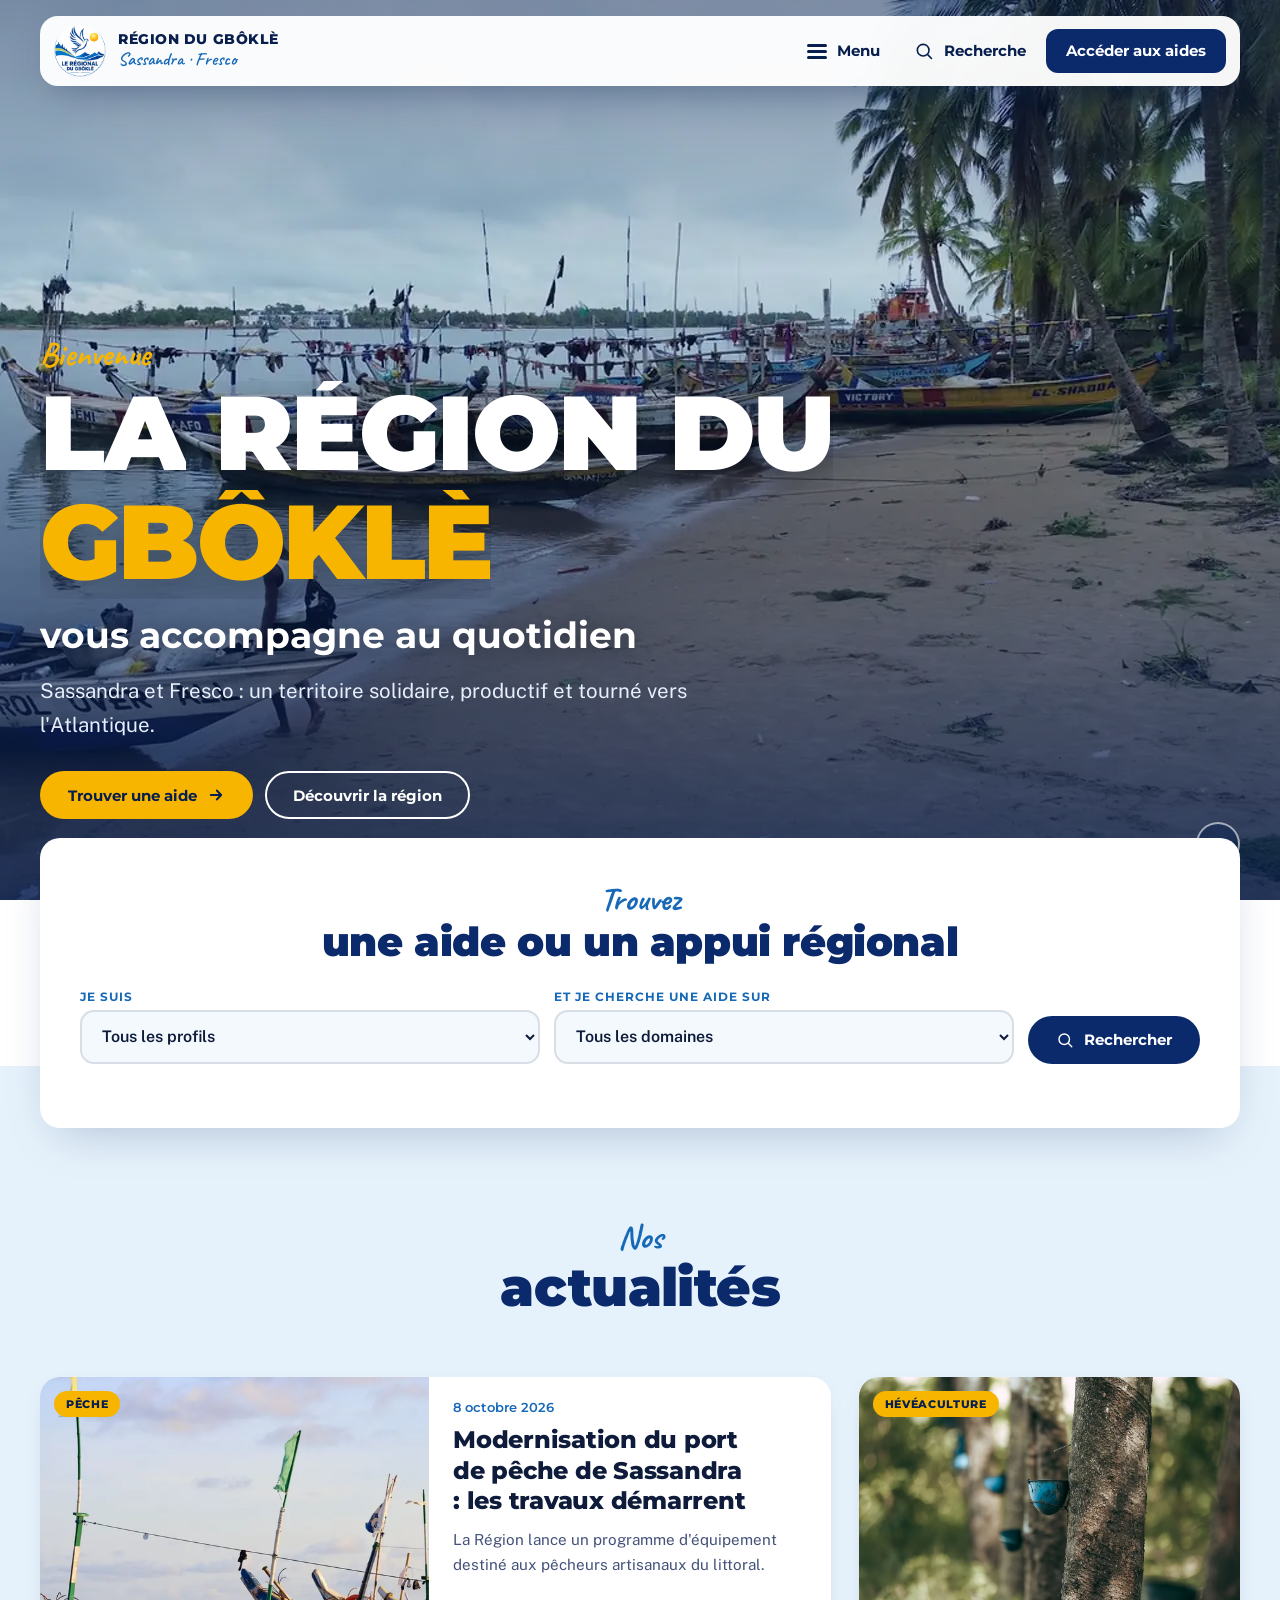
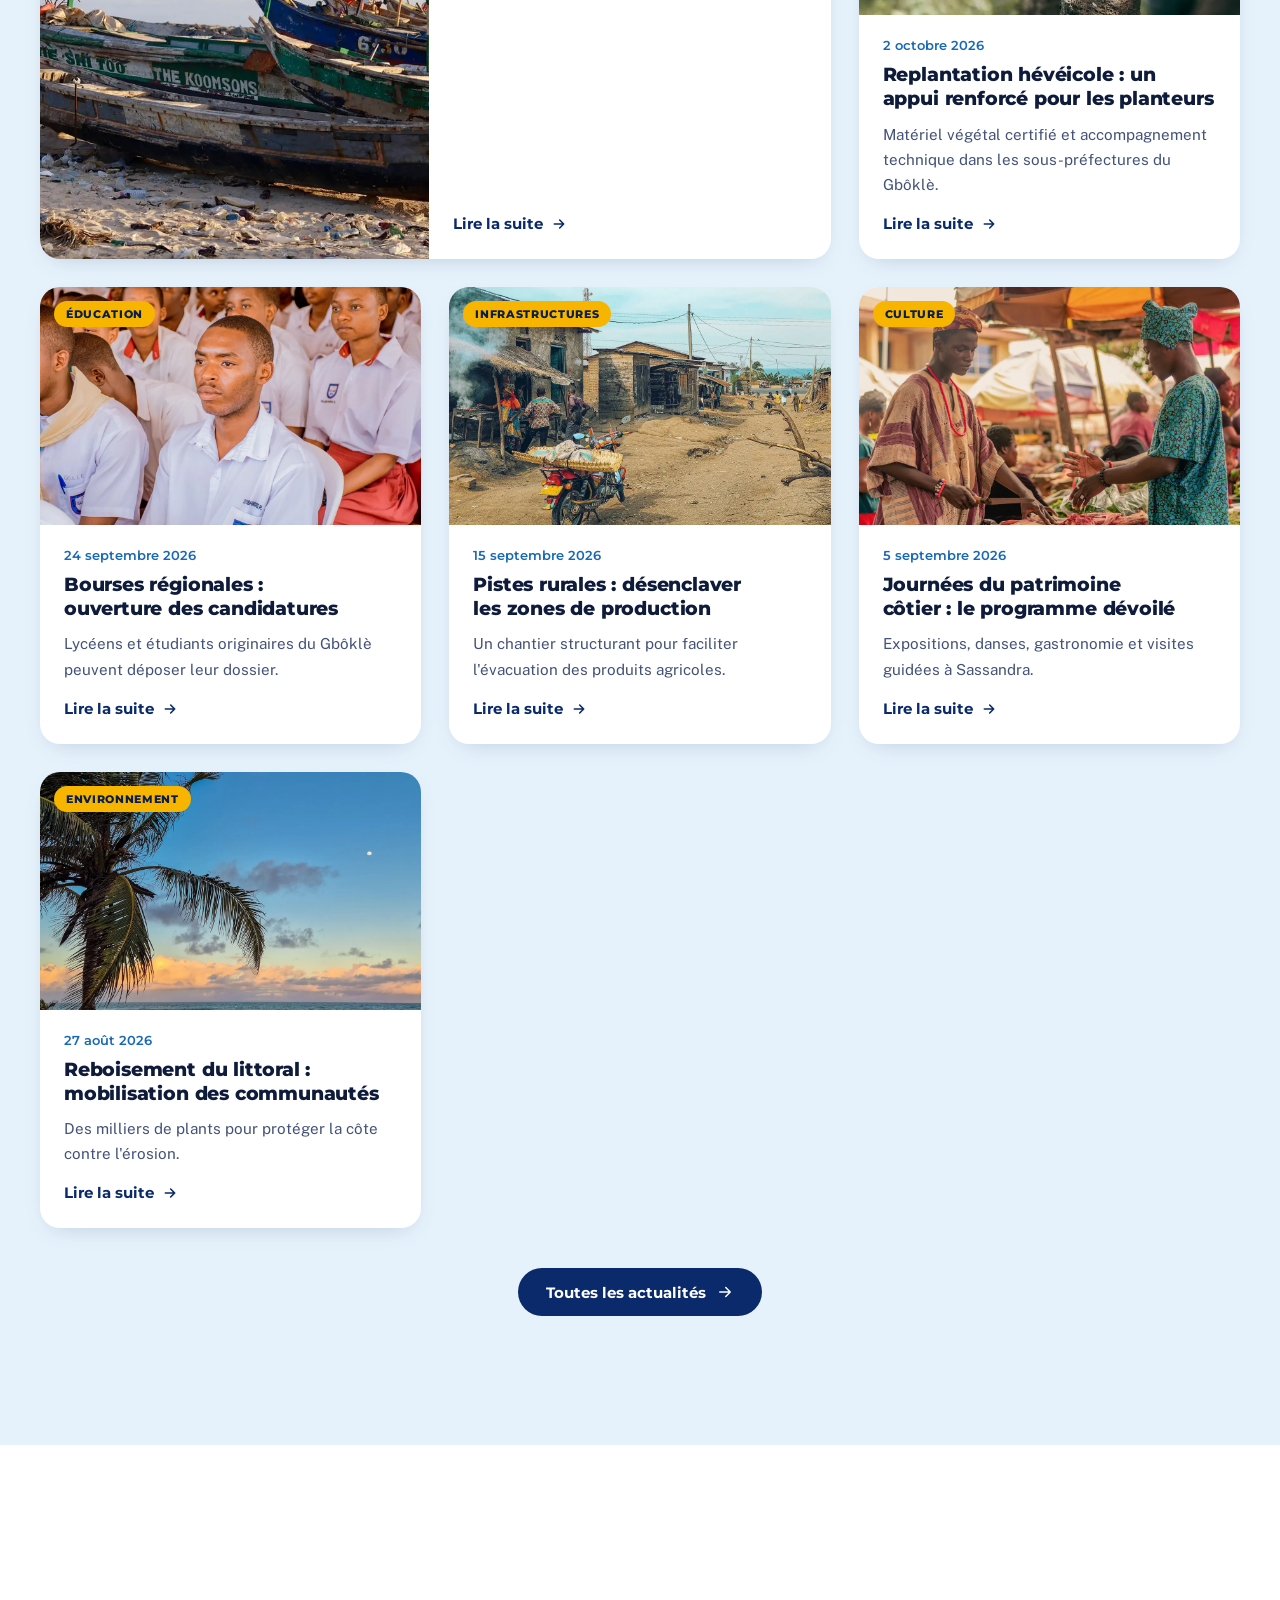
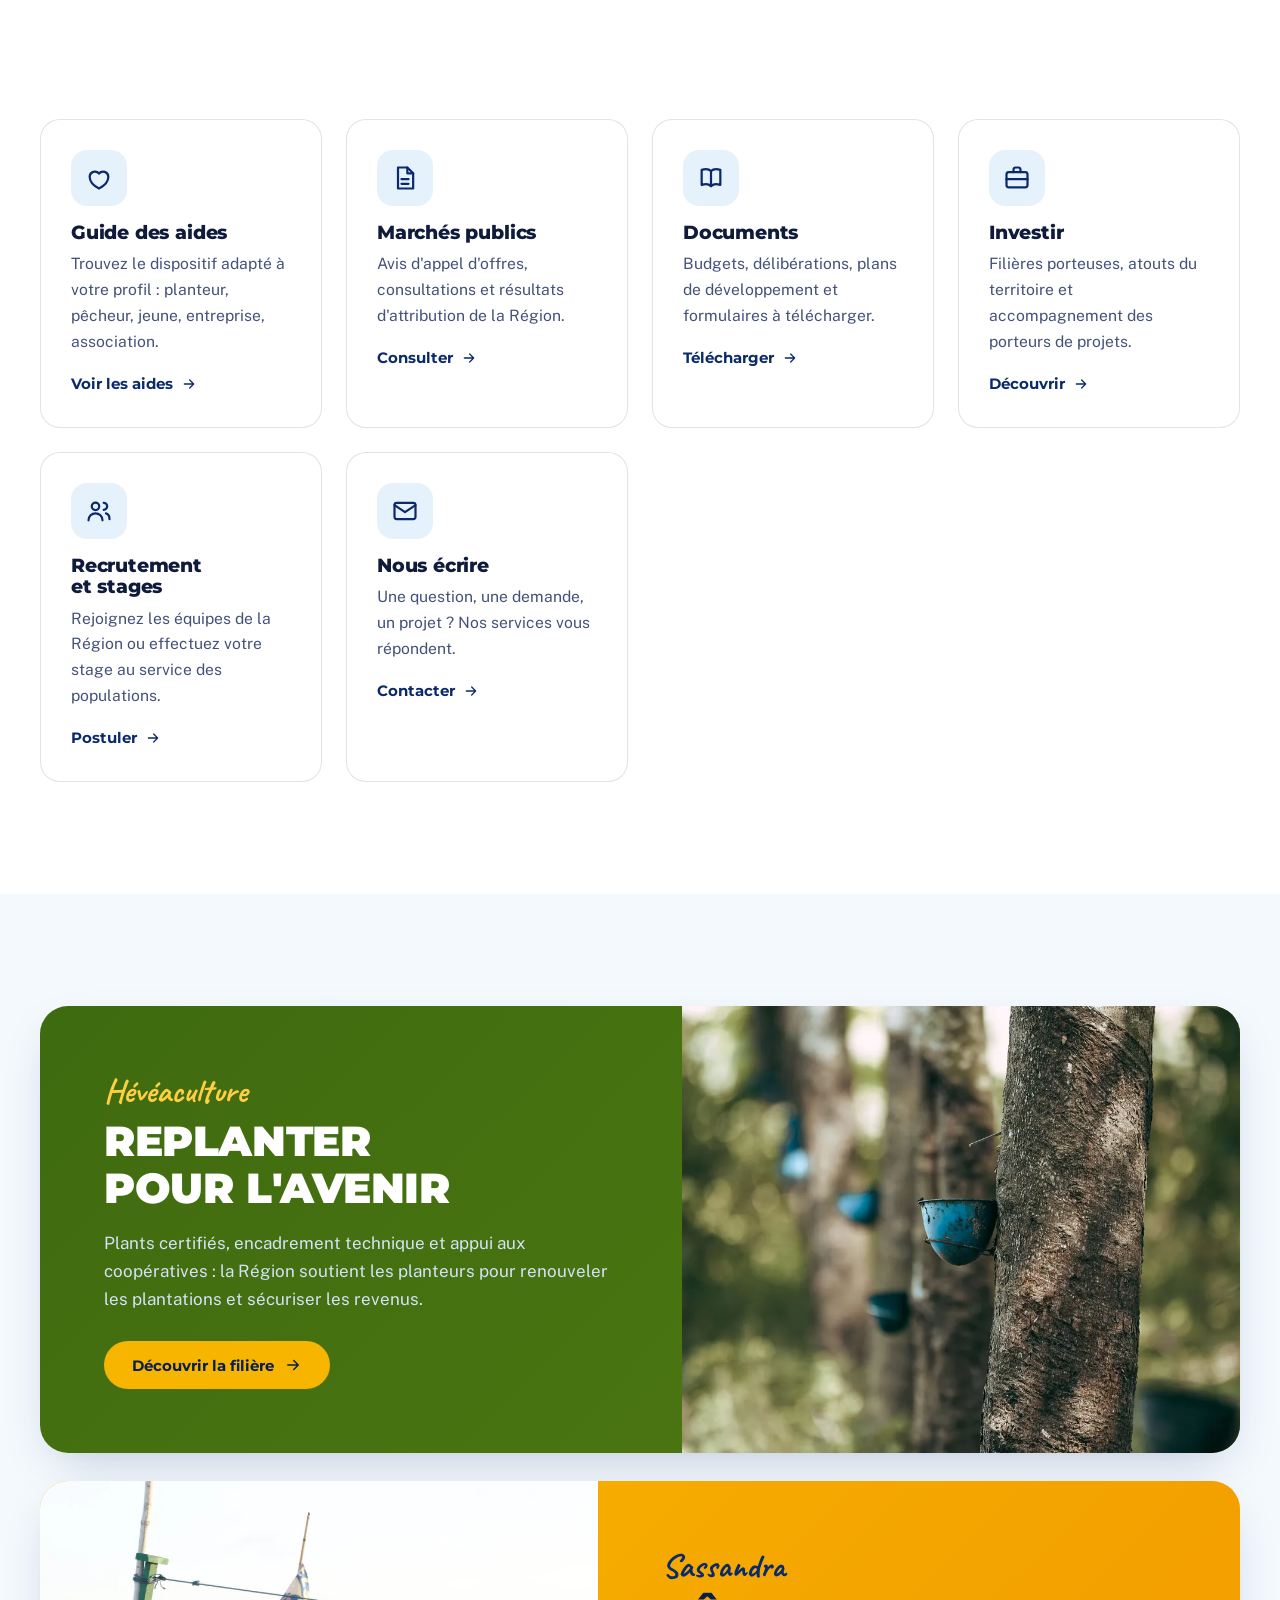
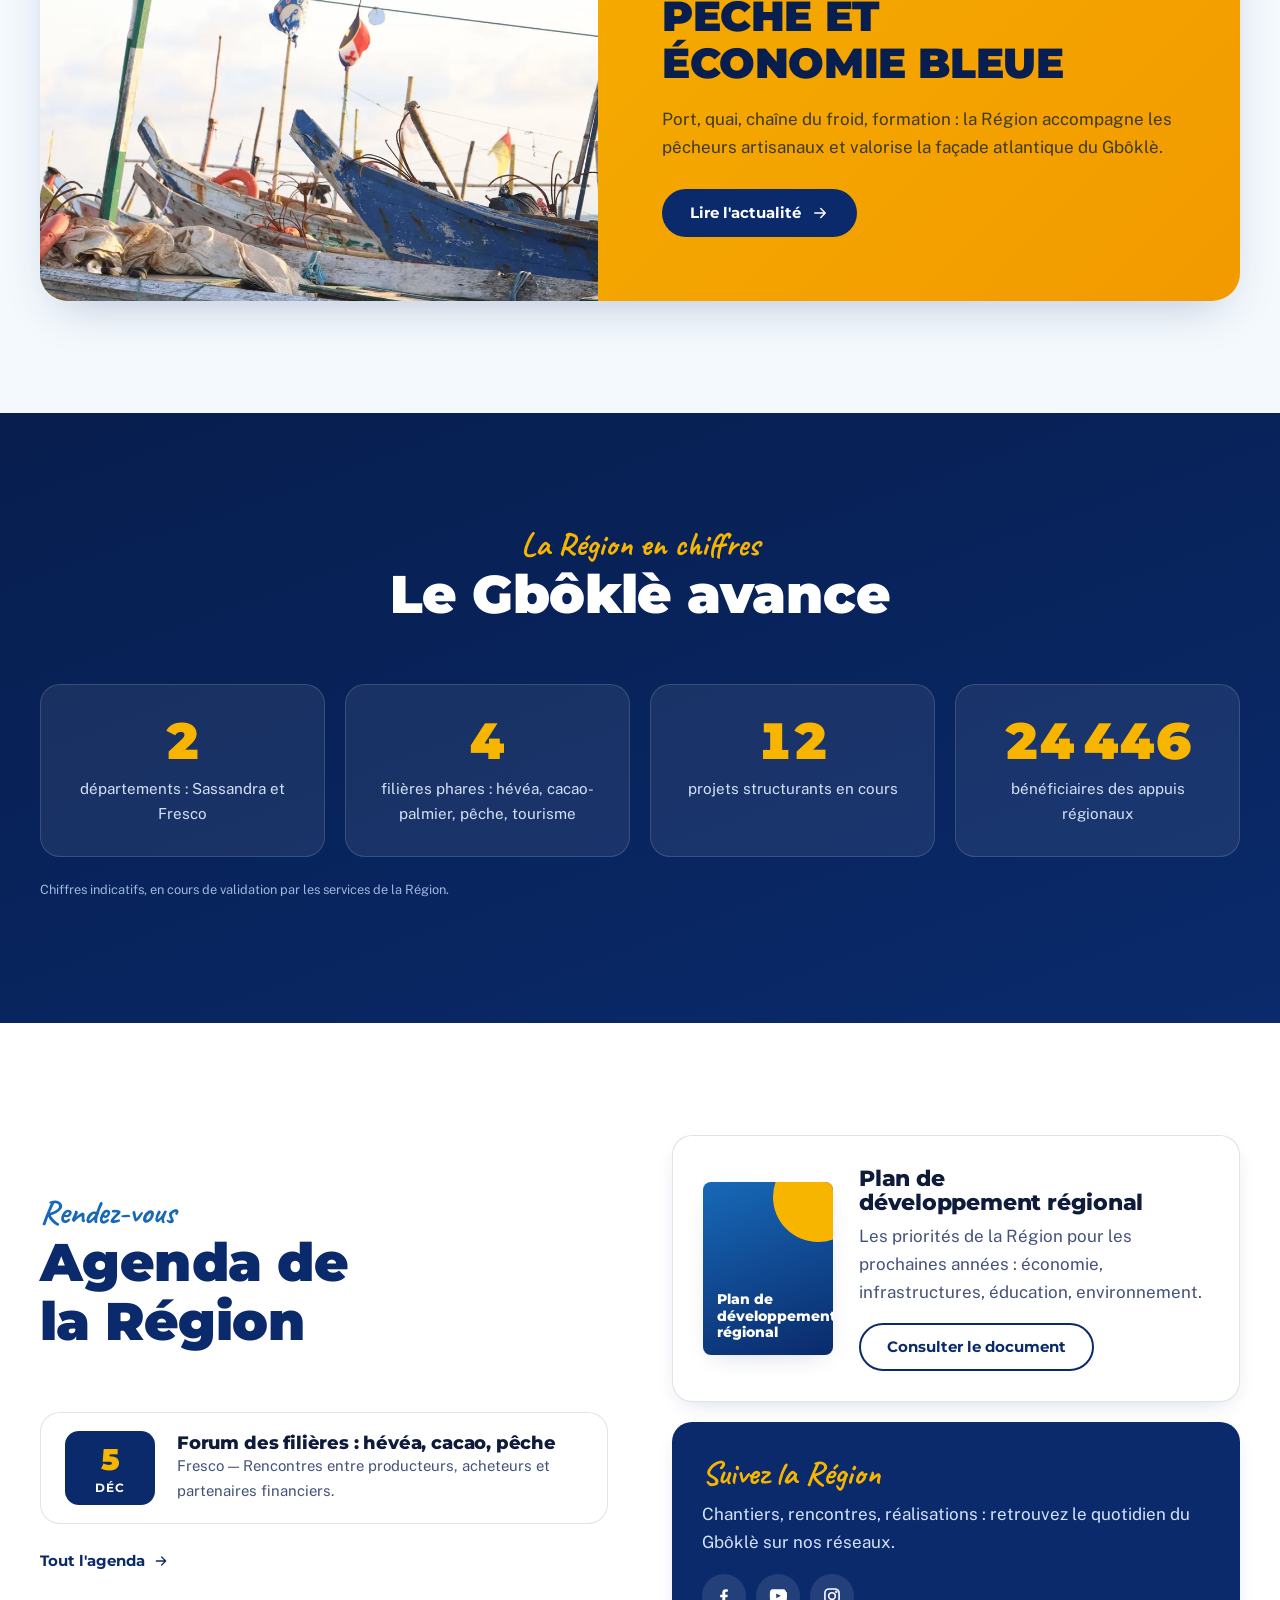
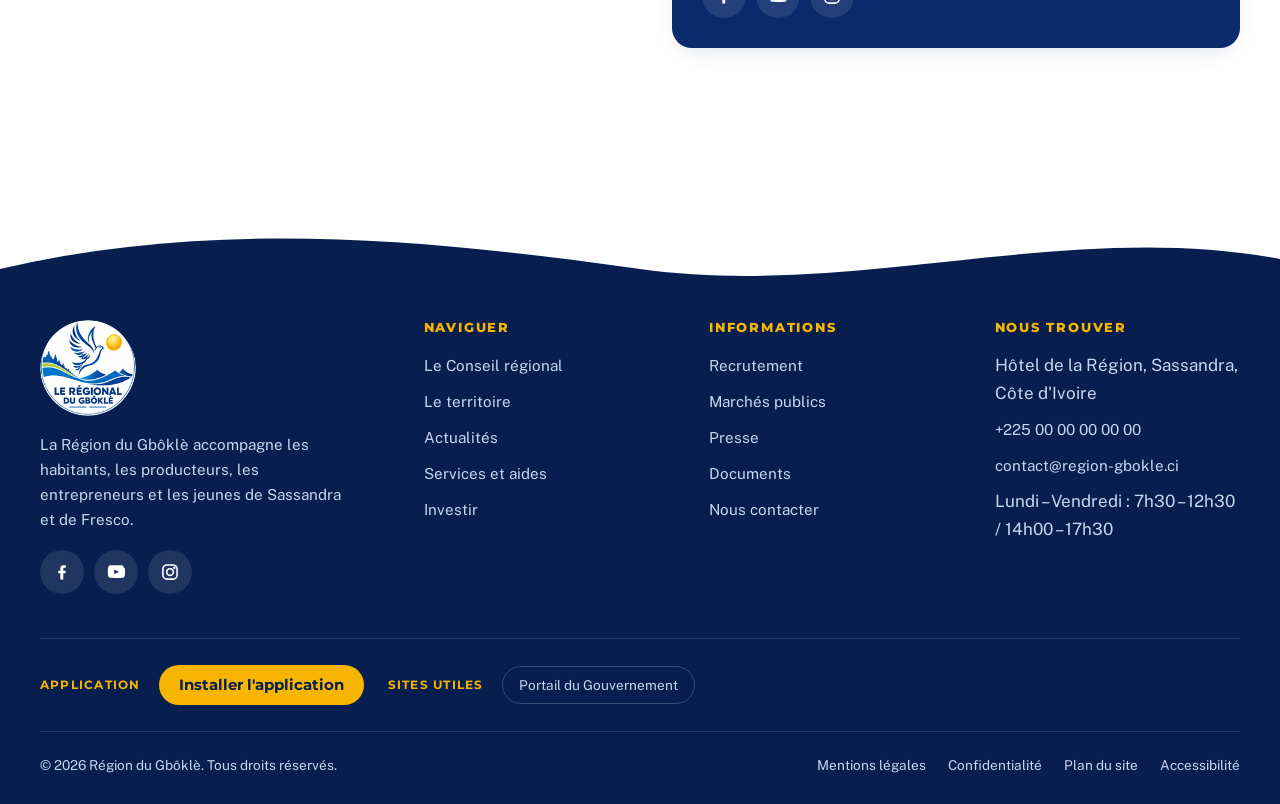
<file: index.html>
<!DOCTYPE html>
<html lang="fr" class="no-js">
<head>
<meta charset="utf-8">
<meta name="viewport" content="width=device-width,initial-scale=1,viewport-fit=cover">
<title>Région du Gbôklè — La Région vous accompagne au quotidien</title>
<meta name="description" content="Site officiel de la Région du Gbôklè (Sassandra, Fresco) : aides régionales, actualités, services aux usagers, investir et découvrir le territoire.">
<meta name="robots" content="noindex,nofollow"><meta name="theme-color" content="#0A2A6B">
<link rel="canonical" href="https://www.region-gbokle.ci/index.html">
<meta property="og:type" content="website"><meta property="og:locale" content="fr_CI">
<meta property="og:title" content="Région du Gbôklè — La Région vous accompagne au quotidien"><meta property="og:description" content="Site officiel de la Région du Gbôklè (Sassandra, Fresco) : aides régionales, actualités, services aux usagers, investir et découvrir le territoire.">
<meta property="og:image" content="https://www.region-gbokle.ci/assets/icon-512.png"><meta property="og:url" content="https://www.region-gbokle.ci/index.html">
<link rel="icon" type="image/png" href="assets/favicon.png">
<link rel="apple-touch-icon" href="assets/apple-touch-icon.png">
<link rel="manifest" href="manifest.webmanifest">
<meta name="mobile-web-app-capable" content="yes"><meta name="apple-mobile-web-app-capable" content="yes"><meta name="apple-mobile-web-app-title" content="Gbôklè"><meta name="apple-mobile-web-app-status-bar-style" content="black-translucent"><meta name="application-name" content="Région du Gbôklè"><meta name="format-detection" content="telephone=no">
<link rel="preconnect" href="https://fonts.googleapis.com"><link rel="preconnect" href="https://fonts.gstatic.com" crossorigin>
<link rel="stylesheet" href="https://fonts.googleapis.com/css2?family=Caveat:wght@600;700&family=Montserrat:wght@500;600;700;800;900&family=Public+Sans:wght@400;500;600;700&display=swap">
<link rel="stylesheet" href="css/style.css">
<script>document.documentElement.classList.remove('no-js')</script>
</head>
<body>
<a class="skip" href="#main">Aller au contenu principal</a>
<div class="progress" aria-hidden="true"></div>
<header class="site-header">
  <div class="header-pill">
    <a class="brand" href="index.html" aria-label="Région du Gbôklè, retour à l'accueil">
      <img src="assets/logo-sm.png" width="52" height="52" alt="">
      <span class="brand-txt"><strong>Région du Gbôklè</strong><span>Sassandra · Fresco</span></span>
    </a>
    <button class="hbtn" id="menuBtn" type="button" aria-expanded="false" aria-controls="megamenu"><span class="burger" aria-hidden="true"><i></i><i></i><i></i></span><span class="lbl">Menu</span></button>
    <button class="hbtn" type="button" data-open-search aria-label="Rechercher sur le site"><svg viewBox="0 0 24 24" fill="none" stroke="currentColor" stroke-width="1.9" stroke-linecap="round" stroke-linejoin="round" aria-hidden="true"><circle cx="11" cy="11" r="7"/><path d="M21 21l-4.3-4.3"/></svg><span class="lbl-s">Recherche</span></button>
    <a class="hbtn cta" href="services.html#aides">Accéder aux aides</a>
  </div>
</header>

<nav class="megamenu" id="megamenu" aria-label="Navigation principale">
  <div class="wrap">
    <div class="mega-grid">
      <div class="mega-col"><h3>Actions au quotidien</h3><ul>
        <li><a href="investir.html#filieres">Agriculture et hévéaculture</a></li>
        <li><a href="investir.html#filieres">Pêche et économie bleue</a></li>
        <li><a href="services.html#aides">Éducation et formation</a></li>
        <li><a href="actualites.html">Infrastructures et pistes rurales</a></li>
        <li><a href="territoire.html#patrimoine">Culture et patrimoine</a></li>
        <li><a href="investir.html#tourisme">Tourisme</a></li>
        <li><a href="services.html#aides">Santé et action sociale</a></li>
        <li><a href="services.html#aides">Environnement</a></li>
      </ul></div>
      <div class="mega-col"><h3>Services aux usagers</h3><ul>
        <li><a href="services.html#aides">Guide des aides régionales</a></li>
        <li><a href="services.html#demarches">Faire une demande d'aide</a></li>
        <li><a href="services.html#documents">Documents à télécharger</a></li>
        <li><a href="services.html#marches">Marchés publics</a></li>
        <li><a href="services.html#recrutement">Recrutement et stages</a></li>
        <li><a href="contact.html">Contacter la Région</a></li>
      </ul></div>
      <div class="mega-col"><h3>Actualités</h3><ul>
        <li><a href="actualites.html">Toutes les actualités</a></li>
        <li><a href="actualites.html#agenda">Agenda de la Région</a></li>
        <li><a href="actualites.html#presse">Espace presse</a></li>
        <li><a href="services.html#marches">Appels d'offres</a></li>
      </ul></div>
      <div class="mega-col"><h3>Institution</h3><ul>
        <li><a href="institution.html">Le Conseil régional</a></li>
        <li><a href="institution.html#elus">Le Président et les élus</a></li>
        <li><a href="institution.html#services">Commissions et services</a></li>
        <li><a href="territoire.html">Le territoire du Gbôklè</a></li>
        <li><a href="investir.html">Investir dans le Gbôklè</a></li>
        <li><a href="mentions-legales.html">Mentions légales</a></li>
      </ul></div>
    </div>
    <div class="mega-foot">
      <span><b data-site="adresse">Hôtel de la Région, Sassandra</b></span>
      <button class="btn btn-sun" type="button" data-install hidden>Installer l'application</button>
      <span>Écrivez-nous : <a data-site="email" data-keep href="mailto:contact@region-gbokle.ci" style="color:var(--sun)">contact@region-gbokle.ci</a></span>
    </div>
  </div>
</nav>

<div class="searchbox" id="searchbox" role="dialog" aria-modal="true" aria-label="Recherche sur le site">
  <div class="search-card">
    <div class="search-row">
      <input id="searchInput" type="search" placeholder="Rechercher : hévéa, bourses, marchés publics…" aria-label="Rechercher" autocomplete="off">
      <button class="search-close" id="searchClose" type="button" aria-label="Fermer la recherche">Fermer</button>
    </div>
    <ul class="search-res" id="searchRes" aria-live="polite"></ul>
  </div>
</div>

<main id="main">
<section class="hero" aria-label="À la une">
  <div id="heroSlides" aria-live="off"></div>
  <div class="hero-shade"></div>
  <div class="hero-copy">
    <div class="wrap" id="heroTxt">
      <noscript><h1>La Région du Gbôklè vous accompagne au quotidien</h1></noscript>
    </div>
  </div>
  <div class="hero-ctrl">
    <div class="dots" id="heroDots"></div>
    <button class="pause" id="heroPause" type="button" aria-label="Mettre le diaporama en pause"><svg viewBox="0 0 24 24" fill="currentColor"><path d="M6 4h4v16H6zM14 4h4v16h-4z"/></svg></button>
  </div>
  <span class="scroll-cue" aria-hidden="true"></span>
</section>

<section class="finder" id="trouver" aria-labelledby="finderTitle">
  <div class="wrap">
    <div class="finder-card" data-reveal>
      <div class="sec-head"><span class="kicker">Trouvez</span><h2 id="finderTitle" style="font-size:clamp(1.7rem,3.4vw,2.5rem)">une aide ou un appui régional</h2></div>
      <form class="finder-form" id="finderForm">
        <div class="fld"><label for="fProfil">Je suis</label><select id="fProfil"><option>Tous les profils</option></select></div>
        <div class="fld"><label for="fTheme">et je cherche une aide sur</label><select id="fTheme"><option>Tous les domaines</option></select></div>
        <button class="btn btn-primary" type="submit"><svg viewBox="0 0 24 24" fill="none" stroke="currentColor" stroke-width="1.9" stroke-linecap="round" stroke-linejoin="round" aria-hidden="true"><circle cx="11" cy="11" r="7"/><path d="M21 21l-4.3-4.3"/></svg> Rechercher</button>
      </form>
      <div class="finder-res" id="finderRes" aria-live="polite"></div>
    </div>
  </div>
</section>

<section class="section sky pattern" id="actualites" style="margin-top:-62px;padding-top:150px">
  <div class="wrap">
    <div class="sec-head" data-reveal><span class="kicker">Nos</span><h2>actualités</h2></div>
    <div class="news-grid" id="newsHome" data-needs-data><div class="skeleton"></div><div class="skeleton"></div><div class="skeleton"></div></div>
    <p style="text-align:center;margin-top:40px"><a class="btn btn-primary" href="actualites.html">Toutes les actualités <svg viewBox="0 0 24 24" fill="none" stroke="currentColor" stroke-width="1.9" stroke-linecap="round" stroke-linejoin="round" aria-hidden="true"><path d="M5 12h14M13 6l6 6-6 6"/></svg></a></p>
  </div>
</section>

<section class="section" aria-labelledby="accesTitle">
  <div class="wrap">
    <div class="sec-head" data-reveal><span class="kicker">Accès rapide</span><h2 id="accesTitle">Que cherchez-vous ?</h2></div>
    <div class="cards">
      <a class="card link" href="services.html#aides" data-reveal><span class="ico"><svg viewBox="0 0 24 24" fill="none" stroke="currentColor" stroke-width="1.9" stroke-linecap="round" stroke-linejoin="round" aria-hidden="true"><path d="M12 21c-4-2-8-5-8-10a4.5 4.5 0 0 1 8-2.8A4.5 4.5 0 0 1 20 11c0 5-4 8-8 10z"/></svg></span><h3>Guide des aides</h3><p>Trouvez le dispositif adapté à votre profil : planteur, pêcheur, jeune, entreprise, association.</p><span class="link-arrow">Voir les aides <svg viewBox="0 0 24 24" fill="none" stroke="currentColor" stroke-width="1.9" stroke-linecap="round" stroke-linejoin="round" aria-hidden="true"><path d="M5 12h14M13 6l6 6-6 6"/></svg></span></a>
      <a class="card link" href="services.html#marches" data-reveal><span class="ico"><svg viewBox="0 0 24 24" fill="none" stroke="currentColor" stroke-width="1.9" stroke-linecap="round" stroke-linejoin="round" aria-hidden="true"><path d="M6 3h8l5 5v13H6z"/><path d="M14 3v5h5M9 13h6M9 17h6"/></svg></span><h3>Marchés publics</h3><p>Avis d'appel d'offres, consultations et résultats d'attribution de la Région.</p><span class="link-arrow">Consulter <svg viewBox="0 0 24 24" fill="none" stroke="currentColor" stroke-width="1.9" stroke-linecap="round" stroke-linejoin="round" aria-hidden="true"><path d="M5 12h14M13 6l6 6-6 6"/></svg></span></a>
      <a class="card link" href="services.html#documents" data-reveal><span class="ico"><svg viewBox="0 0 24 24" fill="none" stroke="currentColor" stroke-width="1.9" stroke-linecap="round" stroke-linejoin="round" aria-hidden="true"><path d="M4 5c3-1 6-1 8 1 2-2 5-2 8-1v13c-3-1-6-1-8 1-2-2-5-2-8-1z"/><path d="M12 6v13"/></svg></span><h3>Documents</h3><p>Budgets, délibérations, plans de développement et formulaires à télécharger.</p><span class="link-arrow">Télécharger <svg viewBox="0 0 24 24" fill="none" stroke="currentColor" stroke-width="1.9" stroke-linecap="round" stroke-linejoin="round" aria-hidden="true"><path d="M5 12h14M13 6l6 6-6 6"/></svg></span></a>
      <a class="card link" href="investir.html" data-reveal><span class="ico"><svg viewBox="0 0 24 24" fill="none" stroke="currentColor" stroke-width="1.9" stroke-linecap="round" stroke-linejoin="round" aria-hidden="true"><rect x="3" y="7" width="18" height="13" rx="2"/><path d="M9 7V5a2 2 0 0 1 2-2h2a2 2 0 0 1 2 2v2M3 13h18"/></svg></span><h3>Investir</h3><p>Filières porteuses, atouts du territoire et accompagnement des porteurs de projets.</p><span class="link-arrow">Découvrir <svg viewBox="0 0 24 24" fill="none" stroke="currentColor" stroke-width="1.9" stroke-linecap="round" stroke-linejoin="round" aria-hidden="true"><path d="M5 12h14M13 6l6 6-6 6"/></svg></span></a>
      <a class="card link" href="services.html#recrutement" data-reveal><span class="ico"><svg viewBox="0 0 24 24" fill="none" stroke="currentColor" stroke-width="1.9" stroke-linecap="round" stroke-linejoin="round" aria-hidden="true"><circle cx="9" cy="8" r="3.2"/><path d="M3 20c0-3.5 2.7-6 6-6s6 2.5 6 6M16 5a3 3 0 0 1 0 6M18 14c2 .6 3 2.6 3 5"/></svg></span><h3>Recrutement et stages</h3><p>Rejoignez les équipes de la Région ou effectuez votre stage au service des populations.</p><span class="link-arrow">Postuler <svg viewBox="0 0 24 24" fill="none" stroke="currentColor" stroke-width="1.9" stroke-linecap="round" stroke-linejoin="round" aria-hidden="true"><path d="M5 12h14M13 6l6 6-6 6"/></svg></span></a>
      <a class="card link" href="contact.html" data-reveal><span class="ico"><svg viewBox="0 0 24 24" fill="none" stroke="currentColor" stroke-width="1.9" stroke-linecap="round" stroke-linejoin="round" aria-hidden="true"><rect x="3" y="5" width="18" height="14" rx="2"/><path d="M3 7l9 6 9-6"/></svg></span><h3>Nous écrire</h3><p>Une question, une demande, un projet ? Nos services vous répondent.</p><span class="link-arrow">Contacter <svg viewBox="0 0 24 24" fill="none" stroke="currentColor" stroke-width="1.9" stroke-linecap="round" stroke-linejoin="round" aria-hidden="true"><path d="M5 12h14M13 6l6 6-6 6"/></svg></span></a>
    </div>
  </div>
</section>

<section class="section sky2" aria-label="Projets et filières">
  <div class="wrap">
    <div class="feature green" data-reveal>
      <div class="feature-txt">
        <span class="kicker" style="color:var(--sun-2)">Hévéaculture</span>
        <h3>Replanter pour l'avenir</h3>
        <p>Plants certifiés, encadrement technique et appui aux coopératives : la Région soutient les planteurs pour renouveler les plantations et sécuriser les revenus.</p>
        <div class="hero-cta" style="opacity:1;transform:none"><a class="btn btn-sun" href="investir.html#filieres">Découvrir la filière <svg viewBox="0 0 24 24" fill="none" stroke="currentColor" stroke-width="1.9" stroke-linecap="round" stroke-linejoin="round" aria-hidden="true"><path d="M5 12h14M13 6l6 6-6 6"/></svg></a></div>
      </div>
      <div class="feature-art"><img src="assets/img/rubber.webp" width="1200" height="750" alt="Plantation d'hévéas avec les godets de collecte du latex" loading="lazy"></div>
    </div>
    <div class="feature sun rev" data-reveal>
      <div class="feature-txt">
        <span class="kicker">Sassandra</span>
        <h3>Pêche et économie bleue</h3>
        <p>Port, quai, chaîne du froid, formation : la Région accompagne les pêcheurs artisanaux et valorise la façade atlantique du Gbôklè.</p>
        <div class="hero-cta" style="opacity:1;transform:none"><a class="btn btn-primary" href="actualite.html?id=port-peche-sassandra">Lire l'actualité <svg viewBox="0 0 24 24" fill="none" stroke="currentColor" stroke-width="1.9" stroke-linecap="round" stroke-linejoin="round" aria-hidden="true"><path d="M5 12h14M13 6l6 6-6 6"/></svg></a></div>
      </div>
      <div class="feature-art"><img src="assets/img/boats.webp" width="1200" height="750" alt="Pirogues de pêche sur la plage" loading="lazy"></div>
    </div>
  </div>
</section>

<section class="stats" aria-labelledby="statsTitle">
  <div class="wrap">
    <div class="sec-head" data-reveal><span class="kicker">La Région en chiffres</span><h2 id="statsTitle">Le Gbôklè avance</h2></div>
    <div class="stats-grid" id="statsGrid" data-needs-data></div>
    <p class="note-validate" id="statsNote" hidden>Chiffres indicatifs, en cours de validation par les services de la Région.</p>
  </div>
</section>

<section class="section">
  <div class="wrap">
    <div class="split">
      <div data-reveal="left">
        <div class="sec-head left"><span class="kicker">Rendez-vous</span><h2>Agenda de la Région</h2></div>
        <div class="agenda" data-agenda="3"></div>
        <p style="margin-top:22px"><a class="link-arrow" href="actualites.html#agenda">Tout l'agenda <svg viewBox="0 0 24 24" fill="none" stroke="currentColor" stroke-width="1.9" stroke-linecap="round" stroke-linejoin="round" aria-hidden="true"><path d="M5 12h14M13 6l6 6-6 6"/></svg></a></p>
      </div>
      <div data-reveal="right">
        <div class="pub">
          <div class="pub-cover">Plan de développement régional</div>
          <div>
            <h3 style="font-size:1.35rem">Plan de développement régional</h3>
            <p style="color:var(--ink-soft);margin:8px 0 16px">Les priorités de la Région pour les prochaines années : économie, infrastructures, éducation, environnement.</p>
            <a class="btn btn-line" href="services.html#documents">Consulter le document</a>
          </div>
        </div>
        <div class="pub" style="margin-top:20px;background:var(--navy);color:#fff;border:0">
          <div>
            <span class="kicker" style="color:var(--sun)">Suivez la Région</span>
            <p style="color:#D5E3F8;margin:6px 0 16px">Chantiers, rencontres, réalisations : retrouvez le quotidien du Gbôklè sur nos réseaux.</p>
            <div class="social"><a data-site="facebook" data-keep href="#" aria-label="Facebook"><svg viewBox="0 0 24 24" fill="currentColor" aria-hidden="true"><path d="M13.5 21v-7.6h2.6l.4-3h-3V8.4c0-.9.3-1.5 1.6-1.5h1.5V4.2C15.9 4.1 15 4 13.9 4 11.6 4 10 5.4 10 8v2.4H7.4v3H10V21z"/></svg></a><a data-site="youtube" data-keep href="#" aria-label="YouTube"><svg viewBox="0 0 24 24" fill="currentColor" aria-hidden="true"><path d="M21.6 7.2s-.2-1.5-.8-2.2c-.8-.9-1.7-.9-2.1-1C15.9 3.8 12 3.8 12 3.8s-3.9 0-6.7.2c-.4 0-1.3.1-2.1 1-.6.7-.8 2.2-.8 2.2S2.2 9 2.2 10.7v1.6c0 1.8.2 3.5.2 3.5s.2 1.5.8 2.2c.8.9 1.9.9 2.4 1 1.7.2 7.4.2 7.4.2s3.9 0 6.7-.3c.4 0 1.3-.1 2.1-1 .6-.7.8-2.2.8-2.2s.2-1.7.2-3.5v-1.6c0-1.7-.2-3.5-.2-3.5zM9.9 14.6V8.9l5.6 2.9z"/></svg></a><a data-site="instagram" data-keep href="#" aria-label="Instagram"><svg viewBox="0 0 24 24" fill="none" stroke="currentColor" stroke-width="1.9" stroke-linecap="round" stroke-linejoin="round" aria-hidden="true"><rect x="3.5" y="3.5" width="17" height="17" rx="5"/><circle cx="12" cy="12" r="4"/><circle cx="17.2" cy="6.8" r=".6" fill="currentColor"/></svg></a></div>
          </div>
        </div>
      </div>
    </div>
  </div>
</section>

</main>
<footer class="site-footer">
  <svg class="wave-sep" viewBox="0 0 1440 70" preserveAspectRatio="none" aria-hidden="true"><path d="M0 40C240 80 480 0 720 30s480 50 720 0V70H0z"/></svg>
  <div class="wrap">
    <div class="foot-grid">
      <div class="foot-brand">
        <img src="assets/logo-sm.png" width="96" height="96" alt="Logo de la Région du Gbôklè" loading="lazy">
        <p>La Région du Gbôklè accompagne les habitants, les producteurs, les entrepreneurs et les jeunes de Sassandra et de Fresco.</p>
        <div class="social">
          <a data-site="facebook" data-keep href="#" aria-label="Facebook"><svg viewBox="0 0 24 24" fill="currentColor" aria-hidden="true"><path d="M13.5 21v-7.6h2.6l.4-3h-3V8.4c0-.9.3-1.5 1.6-1.5h1.5V4.2C15.9 4.1 15 4 13.9 4 11.6 4 10 5.4 10 8v2.4H7.4v3H10V21z"/></svg></a>
          <a data-site="youtube" data-keep href="#" aria-label="YouTube"><svg viewBox="0 0 24 24" fill="currentColor" aria-hidden="true"><path d="M21.6 7.2s-.2-1.5-.8-2.2c-.8-.9-1.7-.9-2.1-1C15.9 3.8 12 3.8 12 3.8s-3.9 0-6.7.2c-.4 0-1.3.1-2.1 1-.6.7-.8 2.2-.8 2.2S2.2 9 2.2 10.7v1.6c0 1.8.2 3.5.2 3.5s.2 1.5.8 2.2c.8.9 1.9.9 2.4 1 1.7.2 7.4.2 7.4.2s3.9 0 6.7-.3c.4 0 1.3-.1 2.1-1 .6-.7.8-2.2.8-2.2s.2-1.7.2-3.5v-1.6c0-1.7-.2-3.5-.2-3.5zM9.9 14.6V8.9l5.6 2.9z"/></svg></a>
          <a data-site="instagram" data-keep href="#" aria-label="Instagram"><svg viewBox="0 0 24 24" fill="none" stroke="currentColor" stroke-width="1.9" stroke-linecap="round" stroke-linejoin="round" aria-hidden="true"><rect x="3.5" y="3.5" width="17" height="17" rx="5"/><circle cx="12" cy="12" r="4"/><circle cx="17.2" cy="6.8" r=".6" fill="currentColor"/></svg></a>
        </div>
      </div>
      <div class="foot-col"><h4>Naviguer</h4><ul>
        <li><a href="institution.html">Le Conseil régional</a></li>
        <li><a href="territoire.html">Le territoire</a></li>
        <li><a href="actualites.html">Actualités</a></li>
        <li><a href="services.html">Services et aides</a></li>
        <li><a href="investir.html">Investir</a></li>
      </ul></div>
      <div class="foot-col"><h4>Informations</h4><ul>
        <li><a href="services.html#recrutement">Recrutement</a></li>
        <li><a href="services.html#marches">Marchés publics</a></li>
        <li><a href="actualites.html#presse">Presse</a></li>
        <li><a href="services.html#documents">Documents</a></li>
        <li><a href="contact.html">Nous contacter</a></li>
      </ul></div>
      <div class="foot-col"><h4>Nous trouver</h4><ul>
        <li data-site="adresse">Hôtel de la Région, Sassandra</li>
        <li><a data-site="telephone" href="tel:" >+225 00 00 00 00 00</a></li>
        <li><a data-site="email" href="mailto:">contact@region-gbokle.ci</a></li>
        <li data-site="horaires">Lundi – Vendredi</li>
      </ul></div>
    </div>
    <div class="foot-ecosys"><span>Application</span><button class="btn btn-sun" type="button" data-install hidden style="min-height:40px;padding:6px 18px">Installer l'application</button><span style="margin-left:14px">Sites utiles</span><a href="https://www.gouv.ci" target="_blank" rel="noopener">Portail du Gouvernement</a></div>
    <div class="foot-bottom">
      <span>© <span id="yr">2026</span> Région du Gbôklè. Tous droits réservés.</span>
      <ul>
        <li><a href="mentions-legales.html#mentions">Mentions légales</a></li>
        <li><a href="mentions-legales.html#confidentialite">Confidentialité</a></li>
        <li><a href="mentions-legales.html#plan">Plan du site</a></li>
        <li><a href="mentions-legales.html#accessibilite">Accessibilité</a></li>
      </ul>
    </div>
  </div>
</footer>
<div class="pwa-bar" id="pwaBar" role="dialog" aria-label="Installer l'application" hidden>
  <img src="assets/icon-192.png" width="48" height="48" alt="">
  <div><b>Installer l'application</b><span id="pwaBarTxt">Accédez à la Région du Gbôklè depuis votre écran d'accueil, même avec une connexion faible.</span></div>
  <div class="pwa-act"><button class="btn btn-sun" type="button" id="pwaYes" data-install>Installer</button><button class="btn btn-ghost" type="button" id="pwaNo" aria-label="Fermer">Plus tard</button></div>
</div>
<div class="pwa-toast" id="pwaToast" role="status" aria-live="polite" hidden></div>
<button class="totop" type="button" aria-label="Retour en haut de page"><svg viewBox="0 0 24 24" fill="none" stroke="currentColor" stroke-width="1.9" stroke-linecap="round" stroke-linejoin="round" aria-hidden="true"><path d="M12 19V5M5 12l7-7 7 7"/></svg></button>
<script>document.getElementById('yr').textContent=new Date().getFullYear()</script>
<script src="js/site.js" defer></script>

</body>
</html>
</file>
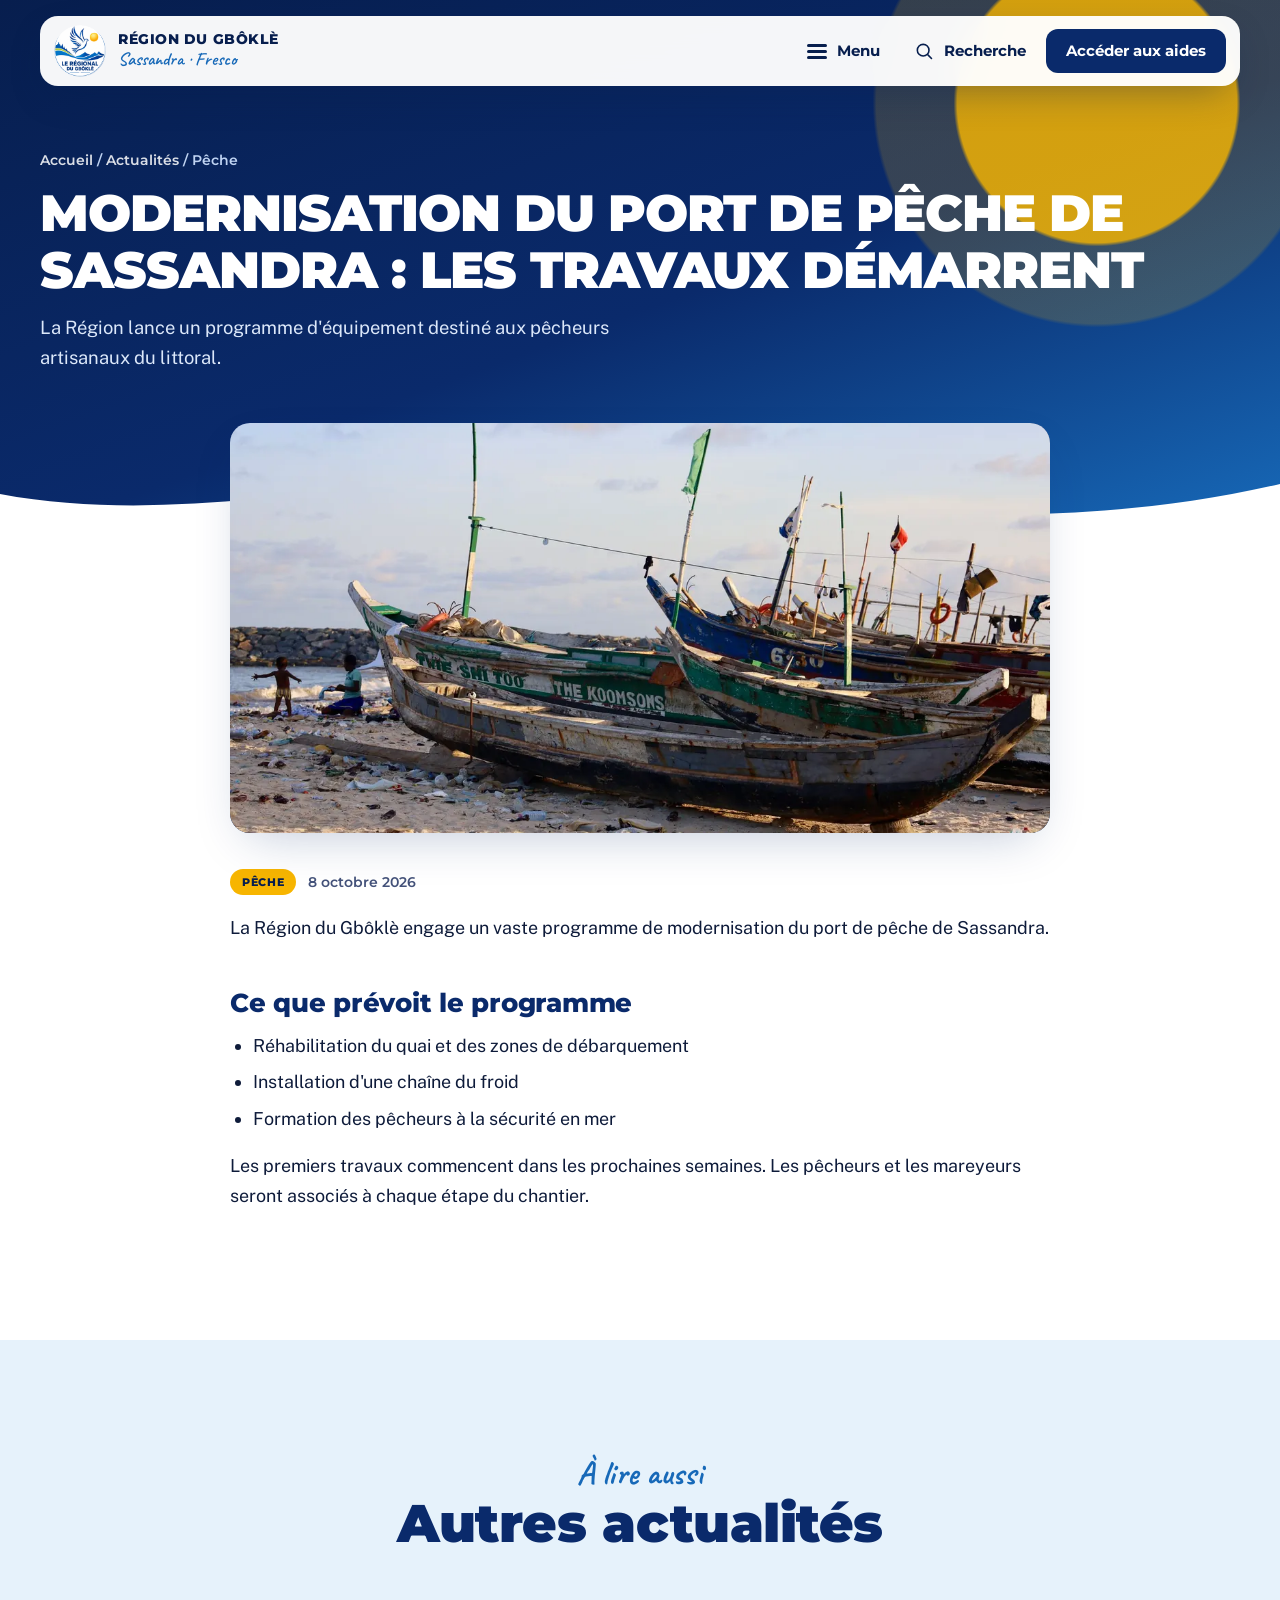
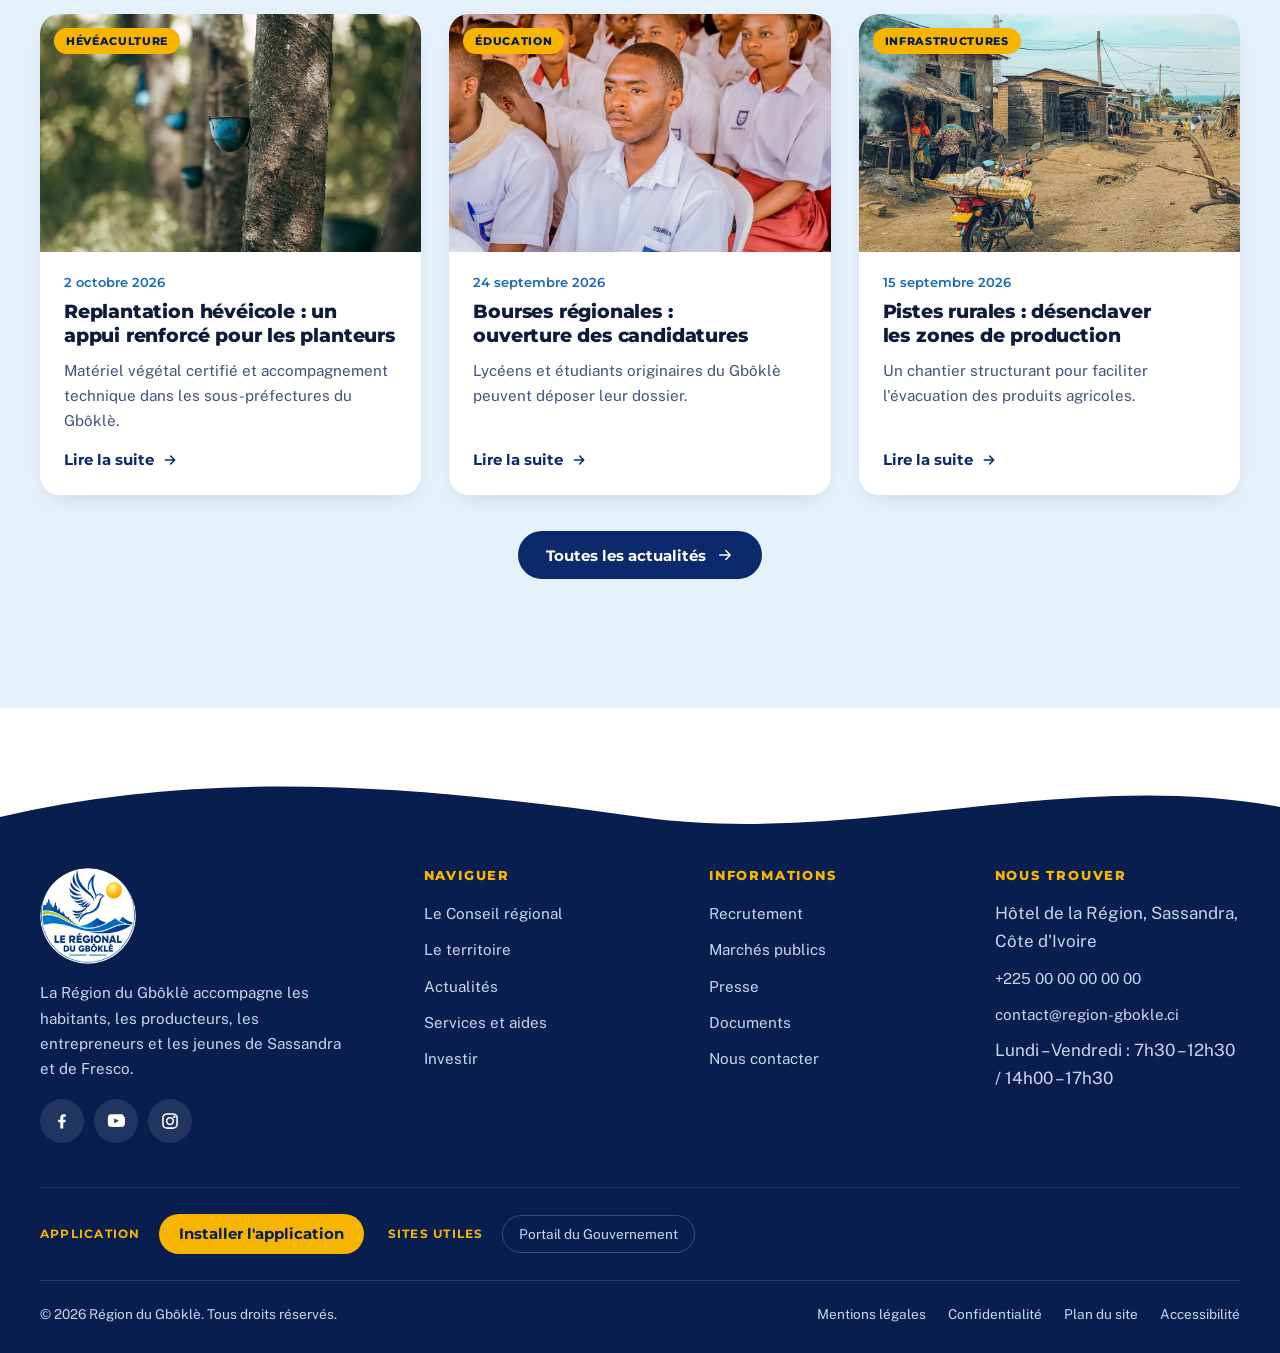
<file: actualite.html>
<!DOCTYPE html>
<html lang="fr" class="no-js">
<head>
<meta charset="utf-8">
<meta name="viewport" content="width=device-width,initial-scale=1,viewport-fit=cover">
<title>Actualité — Région du Gbôklè</title>
<meta name="description" content="Détail d'une actualité de la Région du Gbôklè.">
<meta name="robots" content="noindex,nofollow"><meta name="theme-color" content="#0A2A6B">
<link rel="canonical" href="https://www.region-gbokle.ci/actualite.html">
<meta property="og:type" content="website"><meta property="og:locale" content="fr_CI">
<meta property="og:title" content="Actualité — Région du Gbôklè"><meta property="og:description" content="Détail d'une actualité de la Région du Gbôklè.">
<meta property="og:image" content="https://www.region-gbokle.ci/assets/icon-512.png"><meta property="og:url" content="https://www.region-gbokle.ci/actualite.html">
<link rel="icon" type="image/png" href="assets/favicon.png">
<link rel="apple-touch-icon" href="assets/apple-touch-icon.png">
<link rel="manifest" href="manifest.webmanifest">
<meta name="mobile-web-app-capable" content="yes"><meta name="apple-mobile-web-app-capable" content="yes"><meta name="apple-mobile-web-app-title" content="Gbôklè"><meta name="apple-mobile-web-app-status-bar-style" content="black-translucent"><meta name="application-name" content="Région du Gbôklè"><meta name="format-detection" content="telephone=no">
<link rel="preconnect" href="https://fonts.googleapis.com"><link rel="preconnect" href="https://fonts.gstatic.com" crossorigin>
<link rel="stylesheet" href="https://fonts.googleapis.com/css2?family=Caveat:wght@600;700&family=Montserrat:wght@500;600;700;800;900&family=Public+Sans:wght@400;500;600;700&display=swap">
<link rel="stylesheet" href="css/style.css">
<script>document.documentElement.classList.remove('no-js')</script>
</head>
<body>
<a class="skip" href="#main">Aller au contenu principal</a>
<div class="progress" aria-hidden="true"></div>
<header class="site-header">
  <div class="header-pill">
    <a class="brand" href="index.html" aria-label="Région du Gbôklè, retour à l'accueil">
      <img src="assets/logo-sm.png" width="52" height="52" alt="">
      <span class="brand-txt"><strong>Région du Gbôklè</strong><span>Sassandra · Fresco</span></span>
    </a>
    <button class="hbtn" id="menuBtn" type="button" aria-expanded="false" aria-controls="megamenu"><span class="burger" aria-hidden="true"><i></i><i></i><i></i></span><span class="lbl">Menu</span></button>
    <button class="hbtn" type="button" data-open-search aria-label="Rechercher sur le site"><svg viewBox="0 0 24 24" fill="none" stroke="currentColor" stroke-width="1.9" stroke-linecap="round" stroke-linejoin="round" aria-hidden="true"><circle cx="11" cy="11" r="7"/><path d="M21 21l-4.3-4.3"/></svg><span class="lbl-s">Recherche</span></button>
    <a class="hbtn cta" href="services.html#aides">Accéder aux aides</a>
  </div>
</header>

<nav class="megamenu" id="megamenu" aria-label="Navigation principale">
  <div class="wrap">
    <div class="mega-grid">
      <div class="mega-col"><h3>Actions au quotidien</h3><ul>
        <li><a href="investir.html#filieres">Agriculture et hévéaculture</a></li>
        <li><a href="investir.html#filieres">Pêche et économie bleue</a></li>
        <li><a href="services.html#aides">Éducation et formation</a></li>
        <li><a href="actualites.html">Infrastructures et pistes rurales</a></li>
        <li><a href="territoire.html#patrimoine">Culture et patrimoine</a></li>
        <li><a href="investir.html#tourisme">Tourisme</a></li>
        <li><a href="services.html#aides">Santé et action sociale</a></li>
        <li><a href="services.html#aides">Environnement</a></li>
      </ul></div>
      <div class="mega-col"><h3>Services aux usagers</h3><ul>
        <li><a href="services.html#aides">Guide des aides régionales</a></li>
        <li><a href="services.html#demarches">Faire une demande d'aide</a></li>
        <li><a href="services.html#documents">Documents à télécharger</a></li>
        <li><a href="services.html#marches">Marchés publics</a></li>
        <li><a href="services.html#recrutement">Recrutement et stages</a></li>
        <li><a href="contact.html">Contacter la Région</a></li>
      </ul></div>
      <div class="mega-col"><h3>Actualités</h3><ul>
        <li><a href="actualites.html">Toutes les actualités</a></li>
        <li><a href="actualites.html#agenda">Agenda de la Région</a></li>
        <li><a href="actualites.html#presse">Espace presse</a></li>
        <li><a href="services.html#marches">Appels d'offres</a></li>
      </ul></div>
      <div class="mega-col"><h3>Institution</h3><ul>
        <li><a href="institution.html">Le Conseil régional</a></li>
        <li><a href="institution.html#elus">Le Président et les élus</a></li>
        <li><a href="institution.html#services">Commissions et services</a></li>
        <li><a href="territoire.html">Le territoire du Gbôklè</a></li>
        <li><a href="investir.html">Investir dans le Gbôklè</a></li>
        <li><a href="mentions-legales.html">Mentions légales</a></li>
      </ul></div>
    </div>
    <div class="mega-foot">
      <span><b data-site="adresse">Hôtel de la Région, Sassandra</b></span>
      <button class="btn btn-sun" type="button" data-install hidden>Installer l'application</button>
      <span>Écrivez-nous : <a data-site="email" data-keep href="mailto:contact@region-gbokle.ci" style="color:var(--sun)">contact@region-gbokle.ci</a></span>
    </div>
  </div>
</nav>

<div class="searchbox" id="searchbox" role="dialog" aria-modal="true" aria-label="Recherche sur le site">
  <div class="search-card">
    <div class="search-row">
      <input id="searchInput" type="search" placeholder="Rechercher : hévéa, bourses, marchés publics…" aria-label="Rechercher" autocomplete="off">
      <button class="search-close" id="searchClose" type="button" aria-label="Fermer la recherche">Fermer</button>
    </div>
    <ul class="search-res" id="searchRes" aria-live="polite"></ul>
  </div>
</div>

<main id="main">
<section class="page-hero" style="padding-bottom:150px">
  <div class="wrap">
    <nav class="crumbs" aria-label="Fil d'Ariane"><a href="index.html">Accueil</a> / <a href="actualites.html">Actualités</a> / <span id="artCrumb">…</span></nav>
    <h1 id="artTitle" style="font-size:clamp(1.8rem,4.4vw,3.2rem)">Actualité</h1>
    <p id="artLead"></p>
  </div>
  <svg class="wave-sep" viewBox="0 0 1440 70" preserveAspectRatio="none" aria-hidden="true"><path d="M0 40C240 80 480 0 720 30s480 50 720 0V70H0z"/></svg>
</section>
<section class="section article" style="padding-top:0">
  <div class="narrow" id="article" data-needs-data><div class="skeleton"></div></div>
</section>
<section class="section sky">
  <div class="wrap">
    <div class="sec-head" data-reveal><span class="kicker">À lire aussi</span><h2>Autres actualités</h2></div>
    <div class="news-grid stack" id="moreNews"></div>
    <p style="text-align:center;margin-top:36px"><a class="btn btn-primary" href="actualites.html">Toutes les actualités <svg viewBox="0 0 24 24" fill="none" stroke="currentColor" stroke-width="1.9" stroke-linecap="round" stroke-linejoin="round" aria-hidden="true"><path d="M5 12h14M13 6l6 6-6 6"/></svg></a></p>
  </div>
</section>

</main>
<footer class="site-footer">
  <svg class="wave-sep" viewBox="0 0 1440 70" preserveAspectRatio="none" aria-hidden="true"><path d="M0 40C240 80 480 0 720 30s480 50 720 0V70H0z"/></svg>
  <div class="wrap">
    <div class="foot-grid">
      <div class="foot-brand">
        <img src="assets/logo-sm.png" width="96" height="96" alt="Logo de la Région du Gbôklè" loading="lazy">
        <p>La Région du Gbôklè accompagne les habitants, les producteurs, les entrepreneurs et les jeunes de Sassandra et de Fresco.</p>
        <div class="social">
          <a data-site="facebook" data-keep href="#" aria-label="Facebook"><svg viewBox="0 0 24 24" fill="currentColor" aria-hidden="true"><path d="M13.5 21v-7.6h2.6l.4-3h-3V8.4c0-.9.3-1.5 1.6-1.5h1.5V4.2C15.9 4.1 15 4 13.9 4 11.6 4 10 5.4 10 8v2.4H7.4v3H10V21z"/></svg></a>
          <a data-site="youtube" data-keep href="#" aria-label="YouTube"><svg viewBox="0 0 24 24" fill="currentColor" aria-hidden="true"><path d="M21.6 7.2s-.2-1.5-.8-2.2c-.8-.9-1.7-.9-2.1-1C15.9 3.8 12 3.8 12 3.8s-3.9 0-6.7.2c-.4 0-1.3.1-2.1 1-.6.7-.8 2.2-.8 2.2S2.2 9 2.2 10.7v1.6c0 1.8.2 3.5.2 3.5s.2 1.5.8 2.2c.8.9 1.9.9 2.4 1 1.7.2 7.4.2 7.4.2s3.9 0 6.7-.3c.4 0 1.3-.1 2.1-1 .6-.7.8-2.2.8-2.2s.2-1.7.2-3.5v-1.6c0-1.7-.2-3.5-.2-3.5zM9.9 14.6V8.9l5.6 2.9z"/></svg></a>
          <a data-site="instagram" data-keep href="#" aria-label="Instagram"><svg viewBox="0 0 24 24" fill="none" stroke="currentColor" stroke-width="1.9" stroke-linecap="round" stroke-linejoin="round" aria-hidden="true"><rect x="3.5" y="3.5" width="17" height="17" rx="5"/><circle cx="12" cy="12" r="4"/><circle cx="17.2" cy="6.8" r=".6" fill="currentColor"/></svg></a>
        </div>
      </div>
      <div class="foot-col"><h4>Naviguer</h4><ul>
        <li><a href="institution.html">Le Conseil régional</a></li>
        <li><a href="territoire.html">Le territoire</a></li>
        <li><a href="actualites.html">Actualités</a></li>
        <li><a href="services.html">Services et aides</a></li>
        <li><a href="investir.html">Investir</a></li>
      </ul></div>
      <div class="foot-col"><h4>Informations</h4><ul>
        <li><a href="services.html#recrutement">Recrutement</a></li>
        <li><a href="services.html#marches">Marchés publics</a></li>
        <li><a href="actualites.html#presse">Presse</a></li>
        <li><a href="services.html#documents">Documents</a></li>
        <li><a href="contact.html">Nous contacter</a></li>
      </ul></div>
      <div class="foot-col"><h4>Nous trouver</h4><ul>
        <li data-site="adresse">Hôtel de la Région, Sassandra</li>
        <li><a data-site="telephone" href="tel:" >+225 00 00 00 00 00</a></li>
        <li><a data-site="email" href="mailto:">contact@region-gbokle.ci</a></li>
        <li data-site="horaires">Lundi – Vendredi</li>
      </ul></div>
    </div>
    <div class="foot-ecosys"><span>Application</span><button class="btn btn-sun" type="button" data-install hidden style="min-height:40px;padding:6px 18px">Installer l'application</button><span style="margin-left:14px">Sites utiles</span><a href="https://www.gouv.ci" target="_blank" rel="noopener">Portail du Gouvernement</a></div>
    <div class="foot-bottom">
      <span>© <span id="yr">2026</span> Région du Gbôklè. Tous droits réservés.</span>
      <ul>
        <li><a href="mentions-legales.html#mentions">Mentions légales</a></li>
        <li><a href="mentions-legales.html#confidentialite">Confidentialité</a></li>
        <li><a href="mentions-legales.html#plan">Plan du site</a></li>
        <li><a href="mentions-legales.html#accessibilite">Accessibilité</a></li>
      </ul>
    </div>
  </div>
</footer>
<div class="pwa-bar" id="pwaBar" role="dialog" aria-label="Installer l'application" hidden>
  <img src="assets/icon-192.png" width="48" height="48" alt="">
  <div><b>Installer l'application</b><span id="pwaBarTxt">Accédez à la Région du Gbôklè depuis votre écran d'accueil, même avec une connexion faible.</span></div>
  <div class="pwa-act"><button class="btn btn-sun" type="button" id="pwaYes" data-install>Installer</button><button class="btn btn-ghost" type="button" id="pwaNo" aria-label="Fermer">Plus tard</button></div>
</div>
<div class="pwa-toast" id="pwaToast" role="status" aria-live="polite" hidden></div>
<button class="totop" type="button" aria-label="Retour en haut de page"><svg viewBox="0 0 24 24" fill="none" stroke="currentColor" stroke-width="1.9" stroke-linecap="round" stroke-linejoin="round" aria-hidden="true"><path d="M12 19V5M5 12l7-7 7 7"/></svg></button>
<script>document.getElementById('yr').textContent=new Date().getFullYear()</script>
<script src="js/site.js" defer></script>

</body>
</html>
</file>
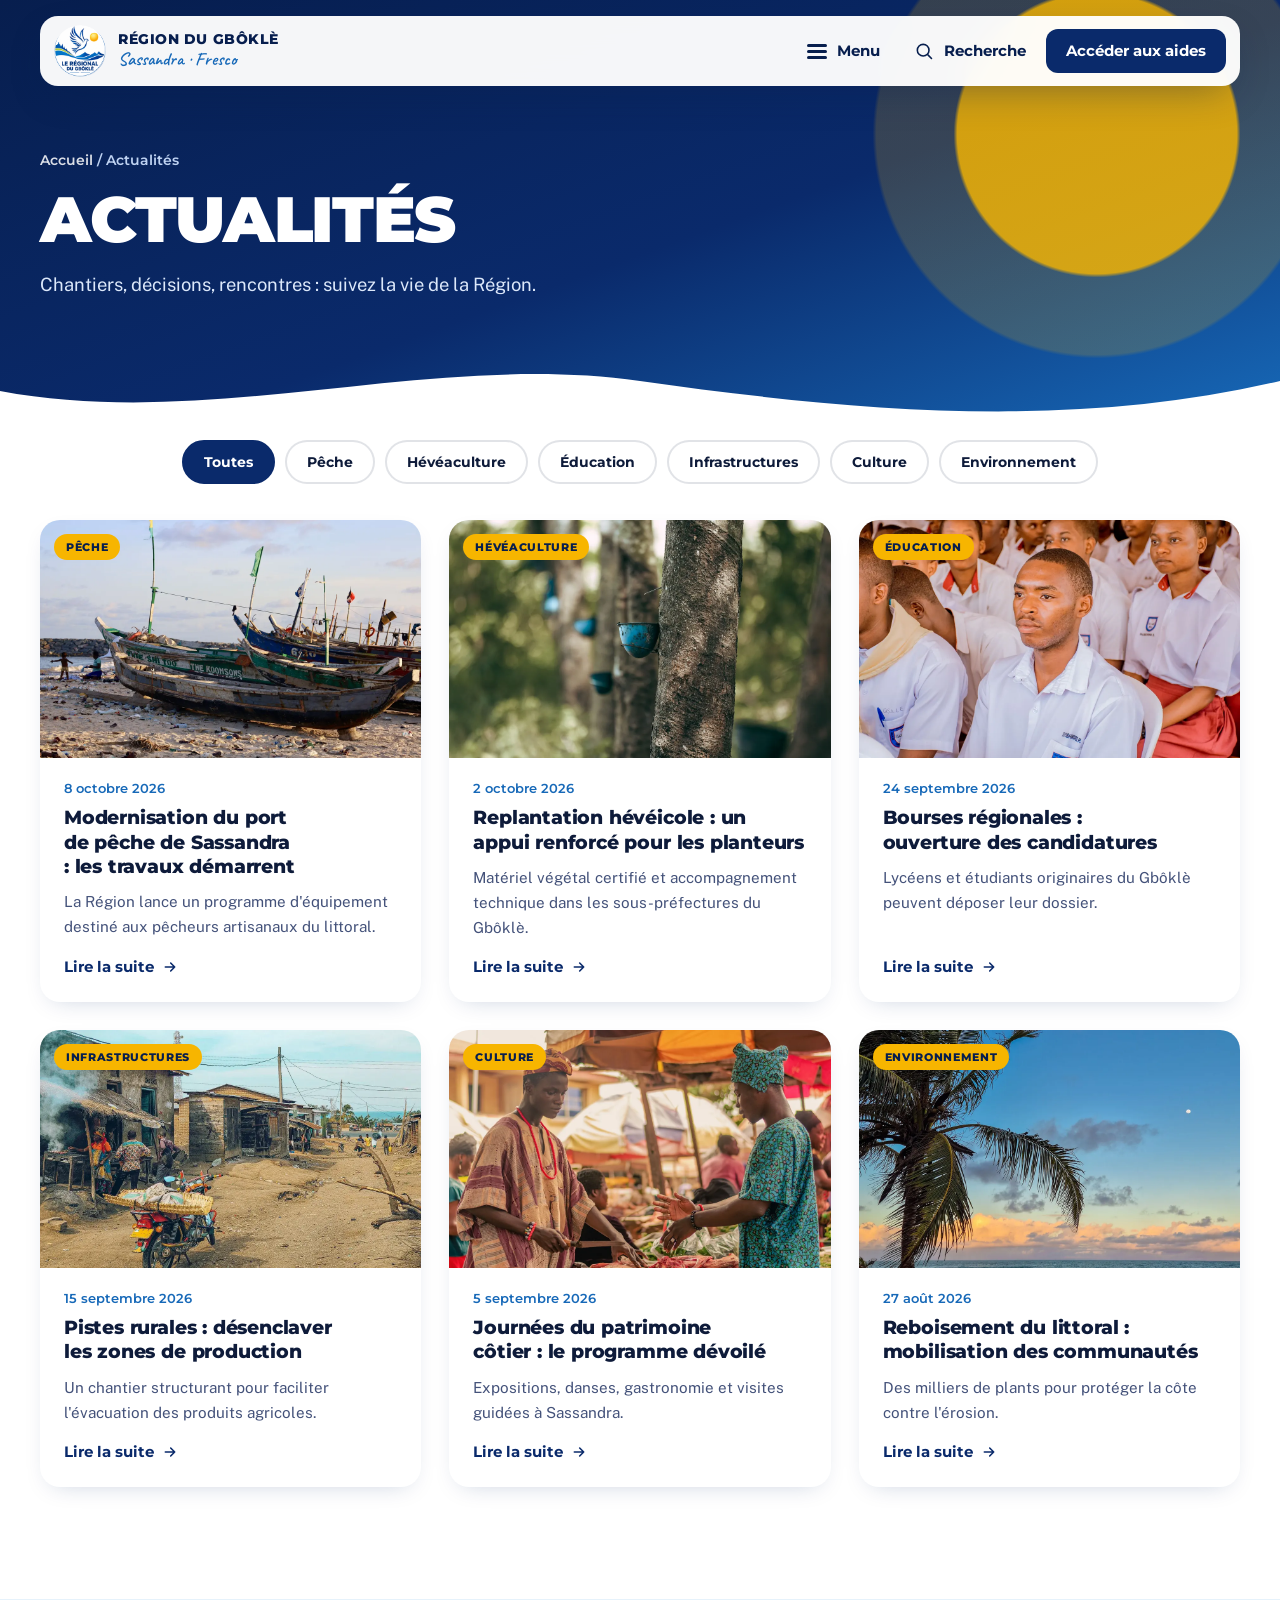
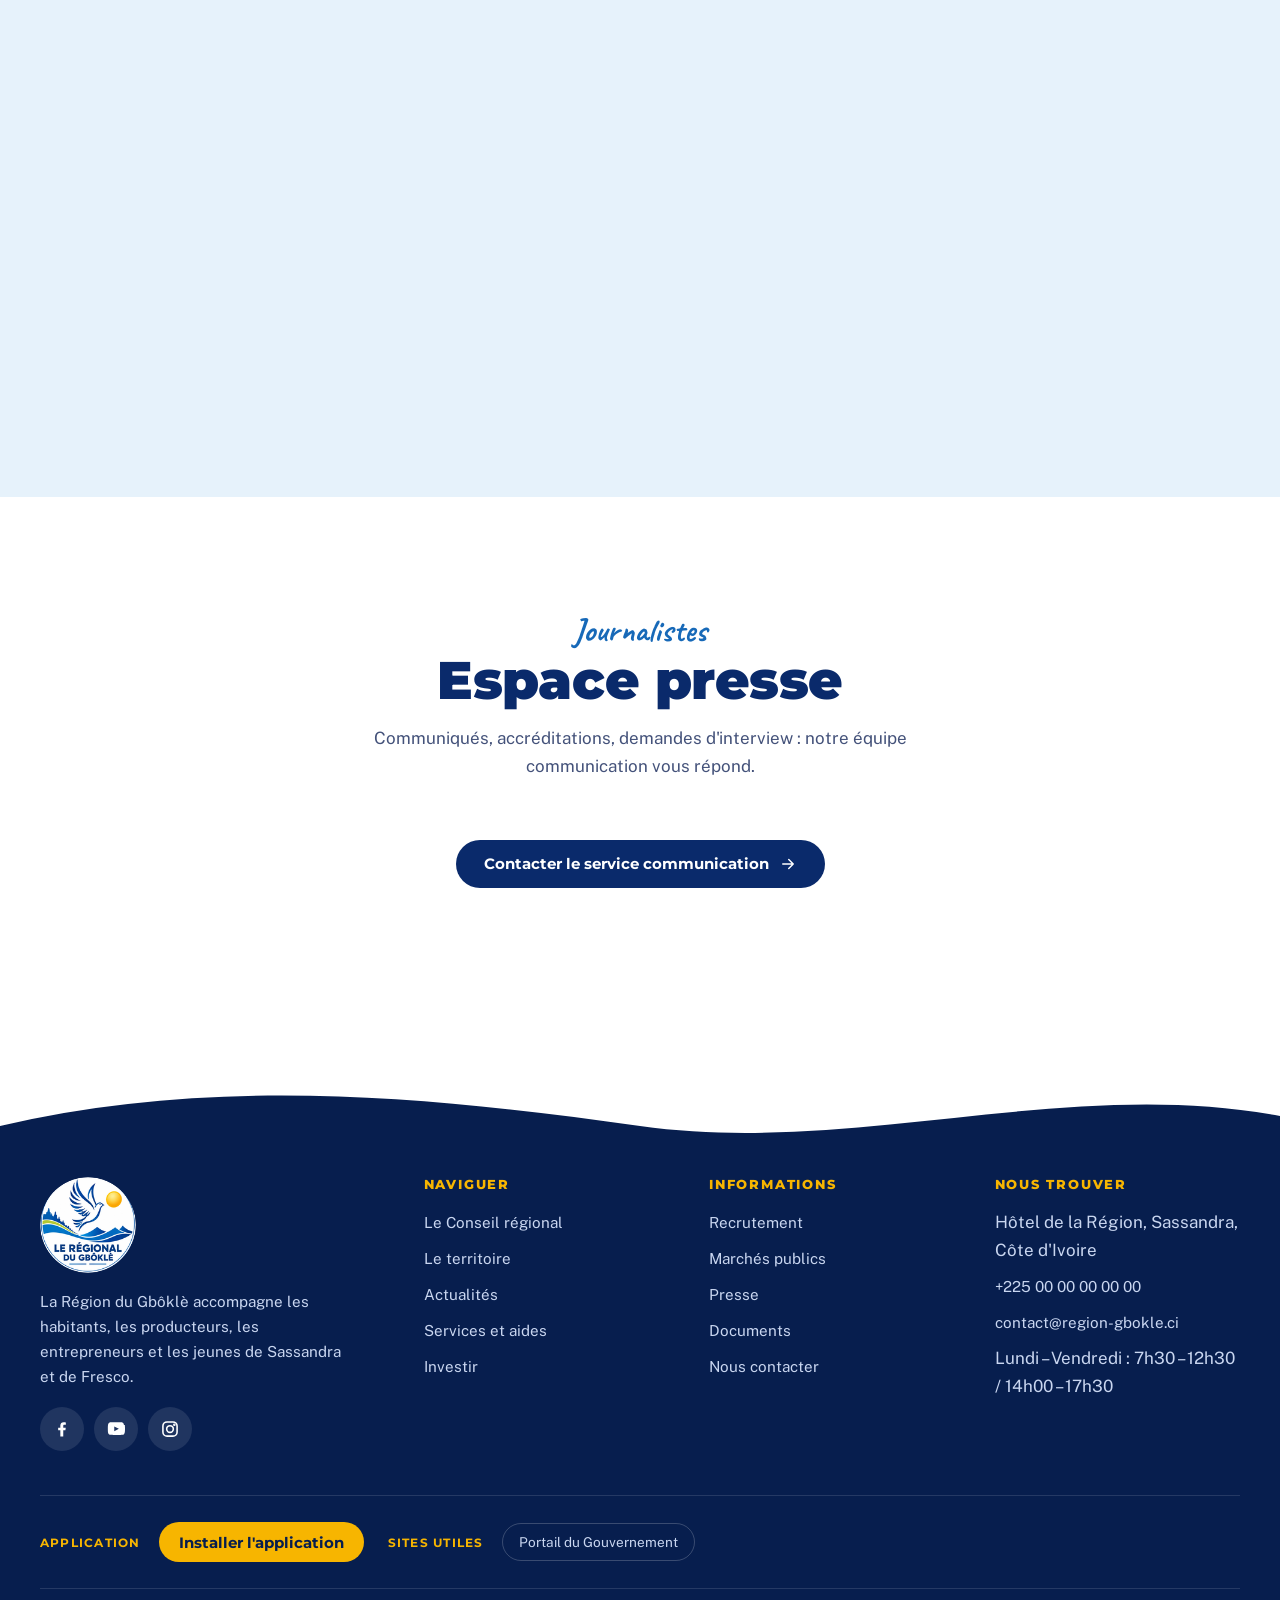
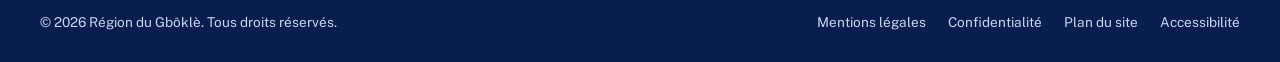
<file: actualites.html>
<!DOCTYPE html>
<html lang="fr" class="no-js">
<head>
<meta charset="utf-8">
<meta name="viewport" content="width=device-width,initial-scale=1,viewport-fit=cover">
<title>Actualités — Région du Gbôklè</title>
<meta name="description" content="Toutes les actualités, l'agenda et l'espace presse de la Région du Gbôklè.">
<meta name="robots" content="noindex,nofollow"><meta name="theme-color" content="#0A2A6B">
<link rel="canonical" href="https://www.region-gbokle.ci/actualites.html">
<meta property="og:type" content="website"><meta property="og:locale" content="fr_CI">
<meta property="og:title" content="Actualités — Région du Gbôklè"><meta property="og:description" content="Toutes les actualités, l'agenda et l'espace presse de la Région du Gbôklè.">
<meta property="og:image" content="https://www.region-gbokle.ci/assets/icon-512.png"><meta property="og:url" content="https://www.region-gbokle.ci/actualites.html">
<link rel="icon" type="image/png" href="assets/favicon.png">
<link rel="apple-touch-icon" href="assets/apple-touch-icon.png">
<link rel="manifest" href="manifest.webmanifest">
<meta name="mobile-web-app-capable" content="yes"><meta name="apple-mobile-web-app-capable" content="yes"><meta name="apple-mobile-web-app-title" content="Gbôklè"><meta name="apple-mobile-web-app-status-bar-style" content="black-translucent"><meta name="application-name" content="Région du Gbôklè"><meta name="format-detection" content="telephone=no">
<link rel="preconnect" href="https://fonts.googleapis.com"><link rel="preconnect" href="https://fonts.gstatic.com" crossorigin>
<link rel="stylesheet" href="https://fonts.googleapis.com/css2?family=Caveat:wght@600;700&family=Montserrat:wght@500;600;700;800;900&family=Public+Sans:wght@400;500;600;700&display=swap">
<link rel="stylesheet" href="css/style.css">
<script>document.documentElement.classList.remove('no-js')</script>
</head>
<body>
<a class="skip" href="#main">Aller au contenu principal</a>
<div class="progress" aria-hidden="true"></div>
<header class="site-header">
  <div class="header-pill">
    <a class="brand" href="index.html" aria-label="Région du Gbôklè, retour à l'accueil">
      <img src="assets/logo-sm.png" width="52" height="52" alt="">
      <span class="brand-txt"><strong>Région du Gbôklè</strong><span>Sassandra · Fresco</span></span>
    </a>
    <button class="hbtn" id="menuBtn" type="button" aria-expanded="false" aria-controls="megamenu"><span class="burger" aria-hidden="true"><i></i><i></i><i></i></span><span class="lbl">Menu</span></button>
    <button class="hbtn" type="button" data-open-search aria-label="Rechercher sur le site"><svg viewBox="0 0 24 24" fill="none" stroke="currentColor" stroke-width="1.9" stroke-linecap="round" stroke-linejoin="round" aria-hidden="true"><circle cx="11" cy="11" r="7"/><path d="M21 21l-4.3-4.3"/></svg><span class="lbl-s">Recherche</span></button>
    <a class="hbtn cta" href="services.html#aides">Accéder aux aides</a>
  </div>
</header>

<nav class="megamenu" id="megamenu" aria-label="Navigation principale">
  <div class="wrap">
    <div class="mega-grid">
      <div class="mega-col"><h3>Actions au quotidien</h3><ul>
        <li><a href="investir.html#filieres">Agriculture et hévéaculture</a></li>
        <li><a href="investir.html#filieres">Pêche et économie bleue</a></li>
        <li><a href="services.html#aides">Éducation et formation</a></li>
        <li><a href="actualites.html">Infrastructures et pistes rurales</a></li>
        <li><a href="territoire.html#patrimoine">Culture et patrimoine</a></li>
        <li><a href="investir.html#tourisme">Tourisme</a></li>
        <li><a href="services.html#aides">Santé et action sociale</a></li>
        <li><a href="services.html#aides">Environnement</a></li>
      </ul></div>
      <div class="mega-col"><h3>Services aux usagers</h3><ul>
        <li><a href="services.html#aides">Guide des aides régionales</a></li>
        <li><a href="services.html#demarches">Faire une demande d'aide</a></li>
        <li><a href="services.html#documents">Documents à télécharger</a></li>
        <li><a href="services.html#marches">Marchés publics</a></li>
        <li><a href="services.html#recrutement">Recrutement et stages</a></li>
        <li><a href="contact.html">Contacter la Région</a></li>
      </ul></div>
      <div class="mega-col"><h3>Actualités</h3><ul>
        <li><a href="actualites.html">Toutes les actualités</a></li>
        <li><a href="actualites.html#agenda">Agenda de la Région</a></li>
        <li><a href="actualites.html#presse">Espace presse</a></li>
        <li><a href="services.html#marches">Appels d'offres</a></li>
      </ul></div>
      <div class="mega-col"><h3>Institution</h3><ul>
        <li><a href="institution.html">Le Conseil régional</a></li>
        <li><a href="institution.html#elus">Le Président et les élus</a></li>
        <li><a href="institution.html#services">Commissions et services</a></li>
        <li><a href="territoire.html">Le territoire du Gbôklè</a></li>
        <li><a href="investir.html">Investir dans le Gbôklè</a></li>
        <li><a href="mentions-legales.html">Mentions légales</a></li>
      </ul></div>
    </div>
    <div class="mega-foot">
      <span><b data-site="adresse">Hôtel de la Région, Sassandra</b></span>
      <button class="btn btn-sun" type="button" data-install hidden>Installer l'application</button>
      <span>Écrivez-nous : <a data-site="email" data-keep href="mailto:contact@region-gbokle.ci" style="color:var(--sun)">contact@region-gbokle.ci</a></span>
    </div>
  </div>
</nav>

<div class="searchbox" id="searchbox" role="dialog" aria-modal="true" aria-label="Recherche sur le site">
  <div class="search-card">
    <div class="search-row">
      <input id="searchInput" type="search" placeholder="Rechercher : hévéa, bourses, marchés publics…" aria-label="Rechercher" autocomplete="off">
      <button class="search-close" id="searchClose" type="button" aria-label="Fermer la recherche">Fermer</button>
    </div>
    <ul class="search-res" id="searchRes" aria-live="polite"></ul>
  </div>
</div>

<main id="main">
<section class="page-hero">
  <div class="wrap">
    <nav class="crumbs" aria-label="Fil d'Ariane"><a href="index.html">Accueil</a> / Actualités</nav>
    <h1>Actualités</h1>
    <p>Chantiers, décisions, rencontres : suivez la vie de la Région.</p>
  </div>
  <svg class="wave-sep" viewBox="0 0 1440 70" preserveAspectRatio="none" aria-hidden="true"><path d="M0 40C240 80 480 0 720 30s480 50 720 0V70H0z"/></svg>
</section>

<section class="section" style="padding-top:20px">
  <div class="wrap">
    <div class="filters" id="newsFilters" role="group" aria-label="Filtrer par catégorie"></div>
    <div class="news-grid stack" id="newsList" data-needs-data><div class="skeleton"></div><div class="skeleton"></div><div class="skeleton"></div></div>
  </div>
</section>

<section class="section sky" id="agenda">
  <div class="narrow">
    <div class="sec-head" data-reveal><span class="kicker">Rendez-vous</span><h2>Agenda</h2></div>
    <div class="agenda" data-agenda="10"></div>
  </div>
</section>

<section class="section" id="presse">
  <div class="narrow" data-reveal>
    <div class="sec-head"><span class="kicker">Journalistes</span><h2>Espace presse</h2><p>Communiqués, accréditations, demandes d'interview : notre équipe communication vous répond.</p></div>
    <p style="text-align:center"><a class="btn btn-primary" href="contact.html">Contacter le service communication <svg viewBox="0 0 24 24" fill="none" stroke="currentColor" stroke-width="1.9" stroke-linecap="round" stroke-linejoin="round" aria-hidden="true"><path d="M5 12h14M13 6l6 6-6 6"/></svg></a></p>
  </div>
</section>

</main>
<footer class="site-footer">
  <svg class="wave-sep" viewBox="0 0 1440 70" preserveAspectRatio="none" aria-hidden="true"><path d="M0 40C240 80 480 0 720 30s480 50 720 0V70H0z"/></svg>
  <div class="wrap">
    <div class="foot-grid">
      <div class="foot-brand">
        <img src="assets/logo-sm.png" width="96" height="96" alt="Logo de la Région du Gbôklè" loading="lazy">
        <p>La Région du Gbôklè accompagne les habitants, les producteurs, les entrepreneurs et les jeunes de Sassandra et de Fresco.</p>
        <div class="social">
          <a data-site="facebook" data-keep href="#" aria-label="Facebook"><svg viewBox="0 0 24 24" fill="currentColor" aria-hidden="true"><path d="M13.5 21v-7.6h2.6l.4-3h-3V8.4c0-.9.3-1.5 1.6-1.5h1.5V4.2C15.9 4.1 15 4 13.9 4 11.6 4 10 5.4 10 8v2.4H7.4v3H10V21z"/></svg></a>
          <a data-site="youtube" data-keep href="#" aria-label="YouTube"><svg viewBox="0 0 24 24" fill="currentColor" aria-hidden="true"><path d="M21.6 7.2s-.2-1.5-.8-2.2c-.8-.9-1.7-.9-2.1-1C15.9 3.8 12 3.8 12 3.8s-3.9 0-6.7.2c-.4 0-1.3.1-2.1 1-.6.7-.8 2.2-.8 2.2S2.2 9 2.2 10.7v1.6c0 1.8.2 3.5.2 3.5s.2 1.5.8 2.2c.8.9 1.9.9 2.4 1 1.7.2 7.4.2 7.4.2s3.9 0 6.7-.3c.4 0 1.3-.1 2.1-1 .6-.7.8-2.2.8-2.2s.2-1.7.2-3.5v-1.6c0-1.7-.2-3.5-.2-3.5zM9.9 14.6V8.9l5.6 2.9z"/></svg></a>
          <a data-site="instagram" data-keep href="#" aria-label="Instagram"><svg viewBox="0 0 24 24" fill="none" stroke="currentColor" stroke-width="1.9" stroke-linecap="round" stroke-linejoin="round" aria-hidden="true"><rect x="3.5" y="3.5" width="17" height="17" rx="5"/><circle cx="12" cy="12" r="4"/><circle cx="17.2" cy="6.8" r=".6" fill="currentColor"/></svg></a>
        </div>
      </div>
      <div class="foot-col"><h4>Naviguer</h4><ul>
        <li><a href="institution.html">Le Conseil régional</a></li>
        <li><a href="territoire.html">Le territoire</a></li>
        <li><a href="actualites.html">Actualités</a></li>
        <li><a href="services.html">Services et aides</a></li>
        <li><a href="investir.html">Investir</a></li>
      </ul></div>
      <div class="foot-col"><h4>Informations</h4><ul>
        <li><a href="services.html#recrutement">Recrutement</a></li>
        <li><a href="services.html#marches">Marchés publics</a></li>
        <li><a href="actualites.html#presse">Presse</a></li>
        <li><a href="services.html#documents">Documents</a></li>
        <li><a href="contact.html">Nous contacter</a></li>
      </ul></div>
      <div class="foot-col"><h4>Nous trouver</h4><ul>
        <li data-site="adresse">Hôtel de la Région, Sassandra</li>
        <li><a data-site="telephone" href="tel:" >+225 00 00 00 00 00</a></li>
        <li><a data-site="email" href="mailto:">contact@region-gbokle.ci</a></li>
        <li data-site="horaires">Lundi – Vendredi</li>
      </ul></div>
    </div>
    <div class="foot-ecosys"><span>Application</span><button class="btn btn-sun" type="button" data-install hidden style="min-height:40px;padding:6px 18px">Installer l'application</button><span style="margin-left:14px">Sites utiles</span><a href="https://www.gouv.ci" target="_blank" rel="noopener">Portail du Gouvernement</a></div>
    <div class="foot-bottom">
      <span>© <span id="yr">2026</span> Région du Gbôklè. Tous droits réservés.</span>
      <ul>
        <li><a href="mentions-legales.html#mentions">Mentions légales</a></li>
        <li><a href="mentions-legales.html#confidentialite">Confidentialité</a></li>
        <li><a href="mentions-legales.html#plan">Plan du site</a></li>
        <li><a href="mentions-legales.html#accessibilite">Accessibilité</a></li>
      </ul>
    </div>
  </div>
</footer>
<div class="pwa-bar" id="pwaBar" role="dialog" aria-label="Installer l'application" hidden>
  <img src="assets/icon-192.png" width="48" height="48" alt="">
  <div><b>Installer l'application</b><span id="pwaBarTxt">Accédez à la Région du Gbôklè depuis votre écran d'accueil, même avec une connexion faible.</span></div>
  <div class="pwa-act"><button class="btn btn-sun" type="button" id="pwaYes" data-install>Installer</button><button class="btn btn-ghost" type="button" id="pwaNo" aria-label="Fermer">Plus tard</button></div>
</div>
<div class="pwa-toast" id="pwaToast" role="status" aria-live="polite" hidden></div>
<button class="totop" type="button" aria-label="Retour en haut de page"><svg viewBox="0 0 24 24" fill="none" stroke="currentColor" stroke-width="1.9" stroke-linecap="round" stroke-linejoin="round" aria-hidden="true"><path d="M12 19V5M5 12l7-7 7 7"/></svg></button>
<script>document.getElementById('yr').textContent=new Date().getFullYear()</script>
<script src="js/site.js" defer></script>

</body>
</html>
</file>
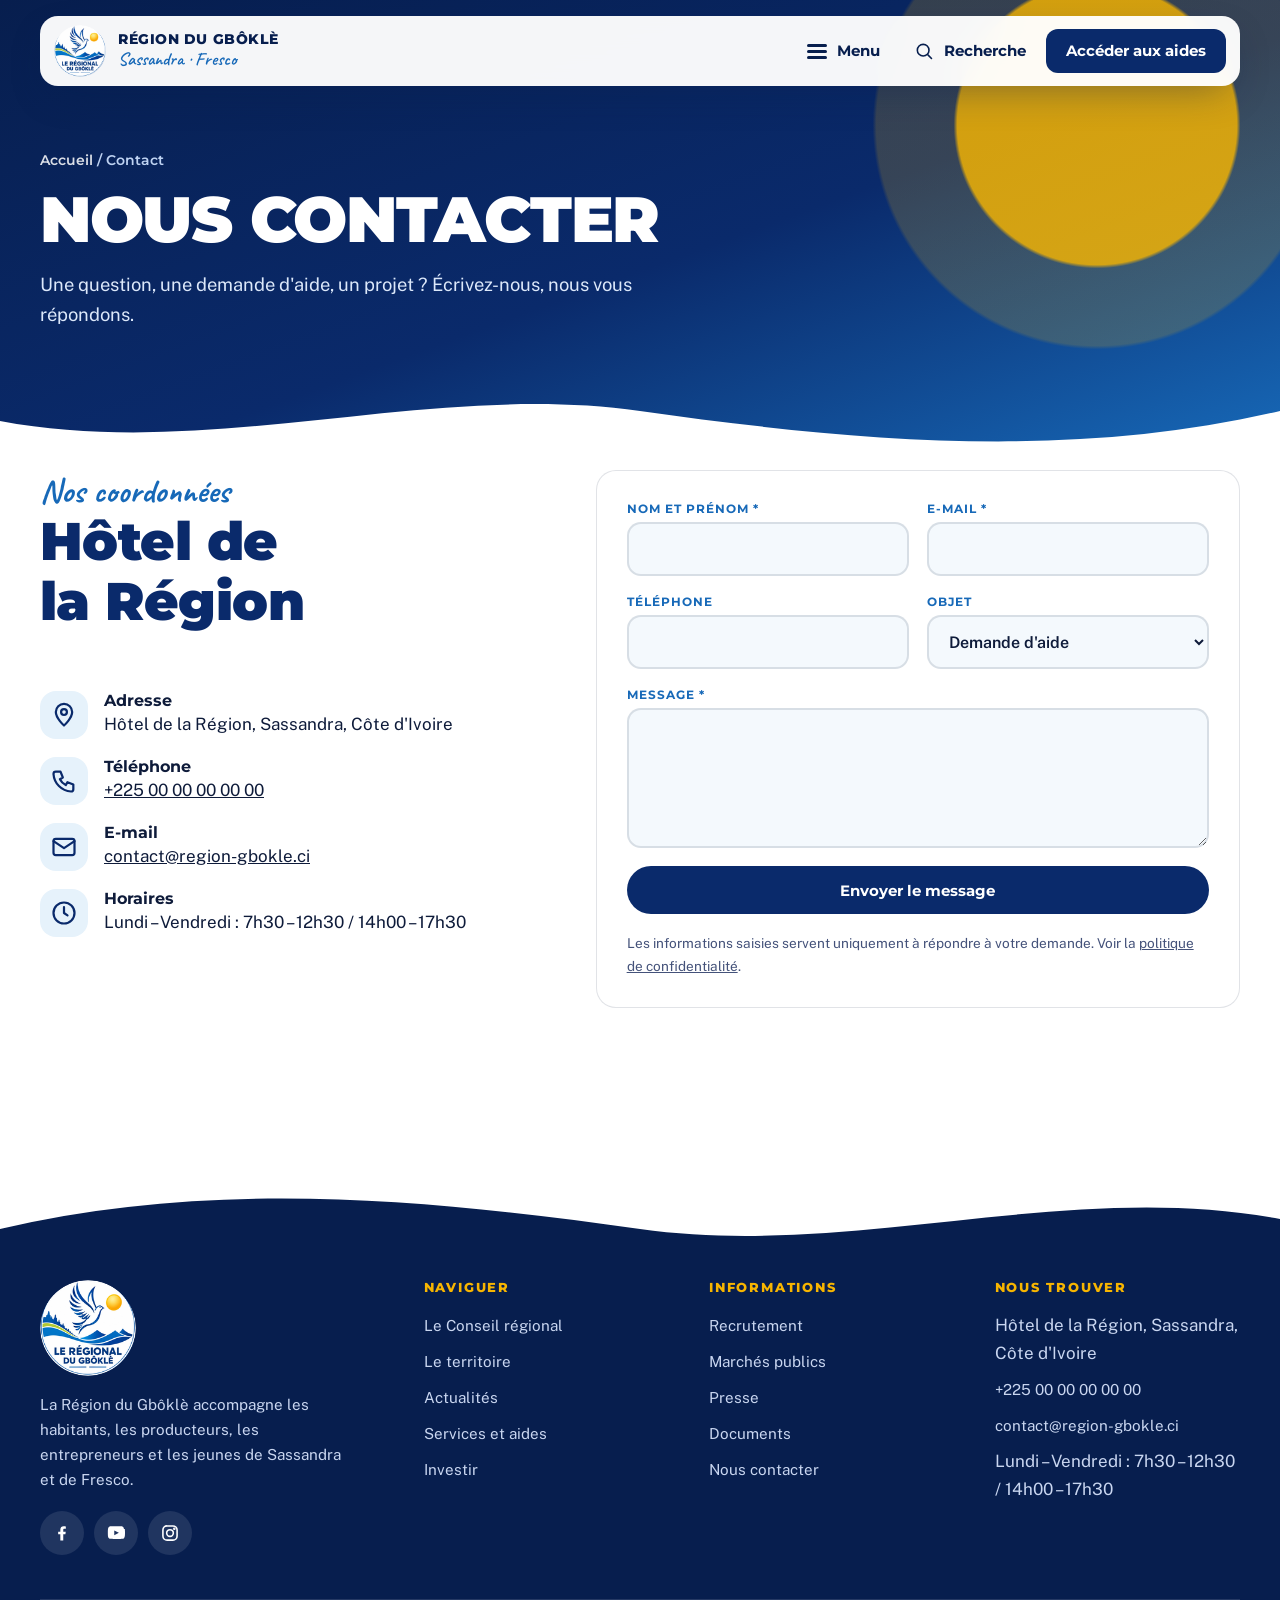
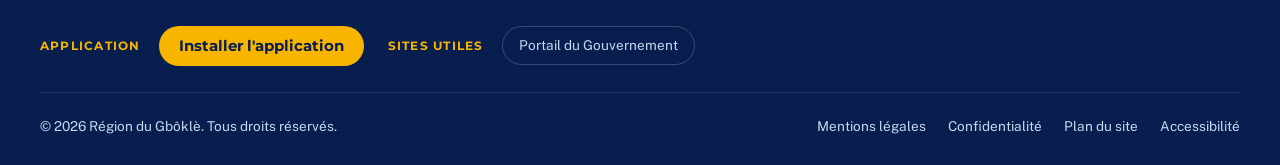
<file: contact.html>
<!DOCTYPE html>
<html lang="fr" class="no-js">
<head>
<meta charset="utf-8">
<meta name="viewport" content="width=device-width,initial-scale=1,viewport-fit=cover">
<title>Contact — Région du Gbôklè</title>
<meta name="description" content="Contactez la Région du Gbôklè : adresse, téléphone, e-mail et formulaire de contact.">
<meta name="robots" content="noindex,nofollow"><meta name="theme-color" content="#0A2A6B">
<link rel="canonical" href="https://www.region-gbokle.ci/contact.html">
<meta property="og:type" content="website"><meta property="og:locale" content="fr_CI">
<meta property="og:title" content="Contact — Région du Gbôklè"><meta property="og:description" content="Contactez la Région du Gbôklè : adresse, téléphone, e-mail et formulaire de contact.">
<meta property="og:image" content="https://www.region-gbokle.ci/assets/icon-512.png"><meta property="og:url" content="https://www.region-gbokle.ci/contact.html">
<link rel="icon" type="image/png" href="assets/favicon.png">
<link rel="apple-touch-icon" href="assets/apple-touch-icon.png">
<link rel="manifest" href="manifest.webmanifest">
<meta name="mobile-web-app-capable" content="yes"><meta name="apple-mobile-web-app-capable" content="yes"><meta name="apple-mobile-web-app-title" content="Gbôklè"><meta name="apple-mobile-web-app-status-bar-style" content="black-translucent"><meta name="application-name" content="Région du Gbôklè"><meta name="format-detection" content="telephone=no">
<link rel="preconnect" href="https://fonts.googleapis.com"><link rel="preconnect" href="https://fonts.gstatic.com" crossorigin>
<link rel="stylesheet" href="https://fonts.googleapis.com/css2?family=Caveat:wght@600;700&family=Montserrat:wght@500;600;700;800;900&family=Public+Sans:wght@400;500;600;700&display=swap">
<link rel="stylesheet" href="css/style.css">
<script>document.documentElement.classList.remove('no-js')</script>
</head>
<body>
<a class="skip" href="#main">Aller au contenu principal</a>
<div class="progress" aria-hidden="true"></div>
<header class="site-header">
  <div class="header-pill">
    <a class="brand" href="index.html" aria-label="Région du Gbôklè, retour à l'accueil">
      <img src="assets/logo-sm.png" width="52" height="52" alt="">
      <span class="brand-txt"><strong>Région du Gbôklè</strong><span>Sassandra · Fresco</span></span>
    </a>
    <button class="hbtn" id="menuBtn" type="button" aria-expanded="false" aria-controls="megamenu"><span class="burger" aria-hidden="true"><i></i><i></i><i></i></span><span class="lbl">Menu</span></button>
    <button class="hbtn" type="button" data-open-search aria-label="Rechercher sur le site"><svg viewBox="0 0 24 24" fill="none" stroke="currentColor" stroke-width="1.9" stroke-linecap="round" stroke-linejoin="round" aria-hidden="true"><circle cx="11" cy="11" r="7"/><path d="M21 21l-4.3-4.3"/></svg><span class="lbl-s">Recherche</span></button>
    <a class="hbtn cta" href="services.html#aides">Accéder aux aides</a>
  </div>
</header>

<nav class="megamenu" id="megamenu" aria-label="Navigation principale">
  <div class="wrap">
    <div class="mega-grid">
      <div class="mega-col"><h3>Actions au quotidien</h3><ul>
        <li><a href="investir.html#filieres">Agriculture et hévéaculture</a></li>
        <li><a href="investir.html#filieres">Pêche et économie bleue</a></li>
        <li><a href="services.html#aides">Éducation et formation</a></li>
        <li><a href="actualites.html">Infrastructures et pistes rurales</a></li>
        <li><a href="territoire.html#patrimoine">Culture et patrimoine</a></li>
        <li><a href="investir.html#tourisme">Tourisme</a></li>
        <li><a href="services.html#aides">Santé et action sociale</a></li>
        <li><a href="services.html#aides">Environnement</a></li>
      </ul></div>
      <div class="mega-col"><h3>Services aux usagers</h3><ul>
        <li><a href="services.html#aides">Guide des aides régionales</a></li>
        <li><a href="services.html#demarches">Faire une demande d'aide</a></li>
        <li><a href="services.html#documents">Documents à télécharger</a></li>
        <li><a href="services.html#marches">Marchés publics</a></li>
        <li><a href="services.html#recrutement">Recrutement et stages</a></li>
        <li><a href="contact.html">Contacter la Région</a></li>
      </ul></div>
      <div class="mega-col"><h3>Actualités</h3><ul>
        <li><a href="actualites.html">Toutes les actualités</a></li>
        <li><a href="actualites.html#agenda">Agenda de la Région</a></li>
        <li><a href="actualites.html#presse">Espace presse</a></li>
        <li><a href="services.html#marches">Appels d'offres</a></li>
      </ul></div>
      <div class="mega-col"><h3>Institution</h3><ul>
        <li><a href="institution.html">Le Conseil régional</a></li>
        <li><a href="institution.html#elus">Le Président et les élus</a></li>
        <li><a href="institution.html#services">Commissions et services</a></li>
        <li><a href="territoire.html">Le territoire du Gbôklè</a></li>
        <li><a href="investir.html">Investir dans le Gbôklè</a></li>
        <li><a href="mentions-legales.html">Mentions légales</a></li>
      </ul></div>
    </div>
    <div class="mega-foot">
      <span><b data-site="adresse">Hôtel de la Région, Sassandra</b></span>
      <button class="btn btn-sun" type="button" data-install hidden>Installer l'application</button>
      <span>Écrivez-nous : <a data-site="email" data-keep href="mailto:contact@region-gbokle.ci" style="color:var(--sun)">contact@region-gbokle.ci</a></span>
    </div>
  </div>
</nav>

<div class="searchbox" id="searchbox" role="dialog" aria-modal="true" aria-label="Recherche sur le site">
  <div class="search-card">
    <div class="search-row">
      <input id="searchInput" type="search" placeholder="Rechercher : hévéa, bourses, marchés publics…" aria-label="Rechercher" autocomplete="off">
      <button class="search-close" id="searchClose" type="button" aria-label="Fermer la recherche">Fermer</button>
    </div>
    <ul class="search-res" id="searchRes" aria-live="polite"></ul>
  </div>
</div>

<main id="main">
<section class="page-hero">
  <div class="wrap">
    <nav class="crumbs" aria-label="Fil d'Ariane"><a href="index.html">Accueil</a> / Contact</nav>
    <h1>Nous contacter</h1>
    <p>Une question, une demande d'aide, un projet ? Écrivez-nous, nous vous répondons.</p>
  </div>
  <svg class="wave-sep" viewBox="0 0 1440 70" preserveAspectRatio="none" aria-hidden="true"><path d="M0 40C240 80 480 0 720 30s480 50 720 0V70H0z"/></svg>
</section>

<section class="section" style="padding-top:20px">
  <div class="wrap contact-grid">
    <div data-reveal="left">
      <div class="sec-head left"><span class="kicker">Nos coordonnées</span><h2>Hôtel de la Région</h2></div>
      <ul class="info-list">
        <li><span class="ico"><svg viewBox="0 0 24 24" fill="none" stroke="currentColor" stroke-width="1.9" stroke-linecap="round" stroke-linejoin="round" aria-hidden="true"><path d="M12 21s-7-6.2-7-11.5A7 7 0 0 1 19 9.5C19 14.8 12 21 12 21z"/><circle cx="12" cy="9.5" r="2.5"/></svg></span><div><b>Adresse</b><span data-site="adresse">Hôtel de la Région, Sassandra</span></div></li>
        <li><span class="ico"><svg viewBox="0 0 24 24" fill="none" stroke="currentColor" stroke-width="1.9" stroke-linecap="round" stroke-linejoin="round" aria-hidden="true"><path d="M5 4h4l2 5-2.5 1.5a11 11 0 0 0 5 5L15 13l5 2v4a2 2 0 0 1-2 2A16 16 0 0 1 3 6a2 2 0 0 1 2-2z"/></svg></span><div><b>Téléphone</b><a data-site="telephone" href="tel:">+225 00 00 00 00 00</a></div></li>
        <li><span class="ico"><svg viewBox="0 0 24 24" fill="none" stroke="currentColor" stroke-width="1.9" stroke-linecap="round" stroke-linejoin="round" aria-hidden="true"><rect x="3" y="5" width="18" height="14" rx="2"/><path d="M3 7l9 6 9-6"/></svg></span><div><b>E-mail</b><a data-site="email" href="mailto:">contact@region-gbokle.ci</a></div></li>
        <li><span class="ico"><svg viewBox="0 0 24 24" fill="none" stroke="currentColor" stroke-width="1.9" stroke-linecap="round" stroke-linejoin="round" aria-hidden="true"><circle cx="12" cy="12" r="9"/><path d="M12 7v5l3 2"/></svg></span><div><b>Horaires</b><span data-site="horaires">Lundi – Vendredi</span></div></li>
      </ul>
    </div>
    <div data-reveal="right">
      <form class="form card" id="contactForm" novalidate>
        <div class="row">
          <div class="fld"><label for="nom">Nom et prénom *</label><input id="nom" name="nom" required autocomplete="name"></div>
          <div class="fld"><label for="email">E-mail *</label><input id="email" name="email" type="email" required autocomplete="email" inputmode="email"></div>
        </div>
        <div class="row">
          <div class="fld"><label for="tel">Téléphone</label><input id="tel" name="tel" type="tel" autocomplete="tel" inputmode="tel"></div>
          <div class="fld"><label for="objet">Objet</label>
            <select id="objet" name="objet"><option>Demande d'aide</option><option>Marchés publics</option><option>Recrutement / stage</option><option>Presse</option><option>Projet d'investissement</option><option>Autre</option></select></div>
        </div>
        <div class="fld"><label for="message">Message *</label><textarea id="message" name="message" required></textarea></div>
        <div style="position:absolute;left:-9999px" aria-hidden="true"><label>Ne pas remplir<input name="website" tabindex="-1" autocomplete="off"></label></div>
        <div class="form-msg" id="formMsg" role="status" aria-live="polite"></div>
        <button class="btn btn-primary" type="submit">Envoyer le message</button>
        <p style="font-size:.85rem;color:var(--ink-soft);margin:0">Les informations saisies servent uniquement à répondre à votre demande. Voir la <a href="mentions-legales.html#confidentialite">politique de confidentialité</a>.</p>
      </form>
    </div>
  </div>
</section>

</main>
<footer class="site-footer">
  <svg class="wave-sep" viewBox="0 0 1440 70" preserveAspectRatio="none" aria-hidden="true"><path d="M0 40C240 80 480 0 720 30s480 50 720 0V70H0z"/></svg>
  <div class="wrap">
    <div class="foot-grid">
      <div class="foot-brand">
        <img src="assets/logo-sm.png" width="96" height="96" alt="Logo de la Région du Gbôklè" loading="lazy">
        <p>La Région du Gbôklè accompagne les habitants, les producteurs, les entrepreneurs et les jeunes de Sassandra et de Fresco.</p>
        <div class="social">
          <a data-site="facebook" data-keep href="#" aria-label="Facebook"><svg viewBox="0 0 24 24" fill="currentColor" aria-hidden="true"><path d="M13.5 21v-7.6h2.6l.4-3h-3V8.4c0-.9.3-1.5 1.6-1.5h1.5V4.2C15.9 4.1 15 4 13.9 4 11.6 4 10 5.4 10 8v2.4H7.4v3H10V21z"/></svg></a>
          <a data-site="youtube" data-keep href="#" aria-label="YouTube"><svg viewBox="0 0 24 24" fill="currentColor" aria-hidden="true"><path d="M21.6 7.2s-.2-1.5-.8-2.2c-.8-.9-1.7-.9-2.1-1C15.9 3.8 12 3.8 12 3.8s-3.9 0-6.7.2c-.4 0-1.3.1-2.1 1-.6.7-.8 2.2-.8 2.2S2.2 9 2.2 10.7v1.6c0 1.8.2 3.5.2 3.5s.2 1.5.8 2.2c.8.9 1.9.9 2.4 1 1.7.2 7.4.2 7.4.2s3.9 0 6.7-.3c.4 0 1.3-.1 2.1-1 .6-.7.8-2.2.8-2.2s.2-1.7.2-3.5v-1.6c0-1.7-.2-3.5-.2-3.5zM9.9 14.6V8.9l5.6 2.9z"/></svg></a>
          <a data-site="instagram" data-keep href="#" aria-label="Instagram"><svg viewBox="0 0 24 24" fill="none" stroke="currentColor" stroke-width="1.9" stroke-linecap="round" stroke-linejoin="round" aria-hidden="true"><rect x="3.5" y="3.5" width="17" height="17" rx="5"/><circle cx="12" cy="12" r="4"/><circle cx="17.2" cy="6.8" r=".6" fill="currentColor"/></svg></a>
        </div>
      </div>
      <div class="foot-col"><h4>Naviguer</h4><ul>
        <li><a href="institution.html">Le Conseil régional</a></li>
        <li><a href="territoire.html">Le territoire</a></li>
        <li><a href="actualites.html">Actualités</a></li>
        <li><a href="services.html">Services et aides</a></li>
        <li><a href="investir.html">Investir</a></li>
      </ul></div>
      <div class="foot-col"><h4>Informations</h4><ul>
        <li><a href="services.html#recrutement">Recrutement</a></li>
        <li><a href="services.html#marches">Marchés publics</a></li>
        <li><a href="actualites.html#presse">Presse</a></li>
        <li><a href="services.html#documents">Documents</a></li>
        <li><a href="contact.html">Nous contacter</a></li>
      </ul></div>
      <div class="foot-col"><h4>Nous trouver</h4><ul>
        <li data-site="adresse">Hôtel de la Région, Sassandra</li>
        <li><a data-site="telephone" href="tel:" >+225 00 00 00 00 00</a></li>
        <li><a data-site="email" href="mailto:">contact@region-gbokle.ci</a></li>
        <li data-site="horaires">Lundi – Vendredi</li>
      </ul></div>
    </div>
    <div class="foot-ecosys"><span>Application</span><button class="btn btn-sun" type="button" data-install hidden style="min-height:40px;padding:6px 18px">Installer l'application</button><span style="margin-left:14px">Sites utiles</span><a href="https://www.gouv.ci" target="_blank" rel="noopener">Portail du Gouvernement</a></div>
    <div class="foot-bottom">
      <span>© <span id="yr">2026</span> Région du Gbôklè. Tous droits réservés.</span>
      <ul>
        <li><a href="mentions-legales.html#mentions">Mentions légales</a></li>
        <li><a href="mentions-legales.html#confidentialite">Confidentialité</a></li>
        <li><a href="mentions-legales.html#plan">Plan du site</a></li>
        <li><a href="mentions-legales.html#accessibilite">Accessibilité</a></li>
      </ul>
    </div>
  </div>
</footer>
<div class="pwa-bar" id="pwaBar" role="dialog" aria-label="Installer l'application" hidden>
  <img src="assets/icon-192.png" width="48" height="48" alt="">
  <div><b>Installer l'application</b><span id="pwaBarTxt">Accédez à la Région du Gbôklè depuis votre écran d'accueil, même avec une connexion faible.</span></div>
  <div class="pwa-act"><button class="btn btn-sun" type="button" id="pwaYes" data-install>Installer</button><button class="btn btn-ghost" type="button" id="pwaNo" aria-label="Fermer">Plus tard</button></div>
</div>
<div class="pwa-toast" id="pwaToast" role="status" aria-live="polite" hidden></div>
<button class="totop" type="button" aria-label="Retour en haut de page"><svg viewBox="0 0 24 24" fill="none" stroke="currentColor" stroke-width="1.9" stroke-linecap="round" stroke-linejoin="round" aria-hidden="true"><path d="M12 19V5M5 12l7-7 7 7"/></svg></button>
<script>document.getElementById('yr').textContent=new Date().getFullYear()</script>
<script src="js/site.js" defer></script>

</body>
</html>
</file>
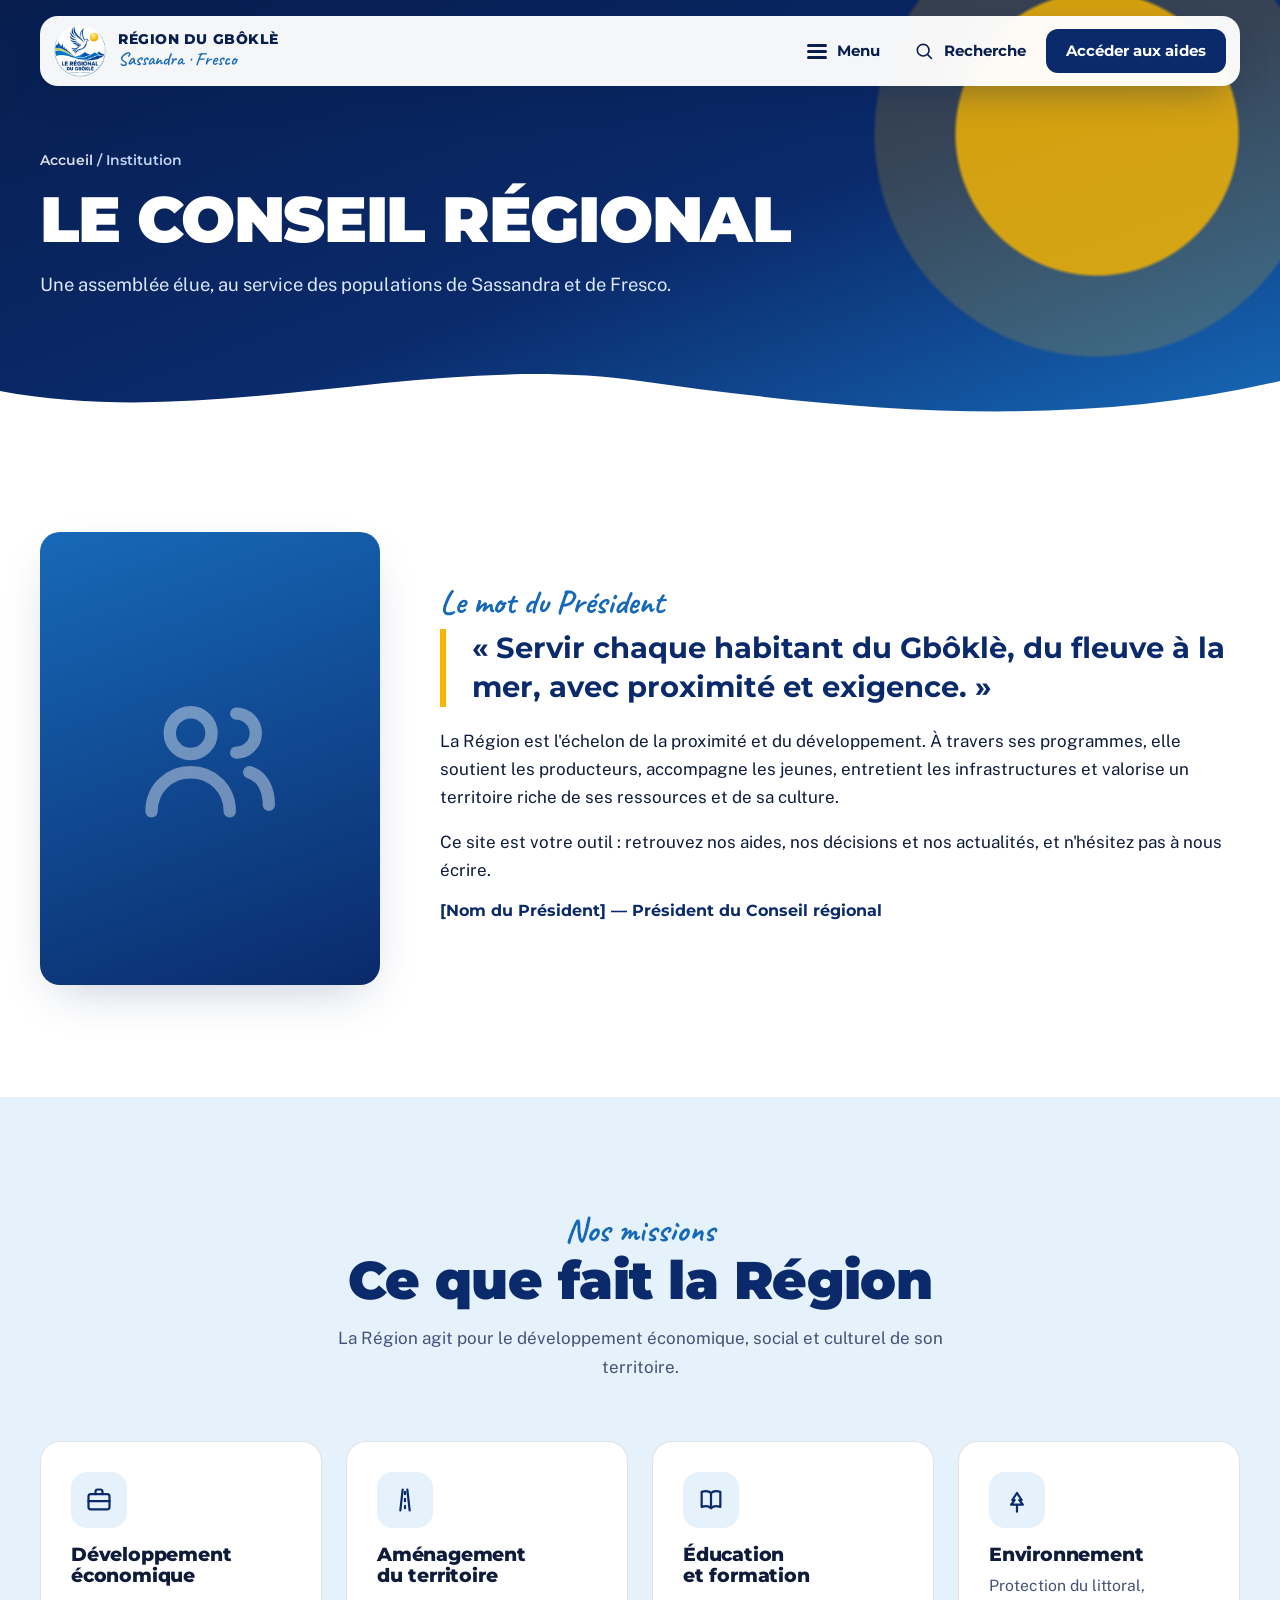
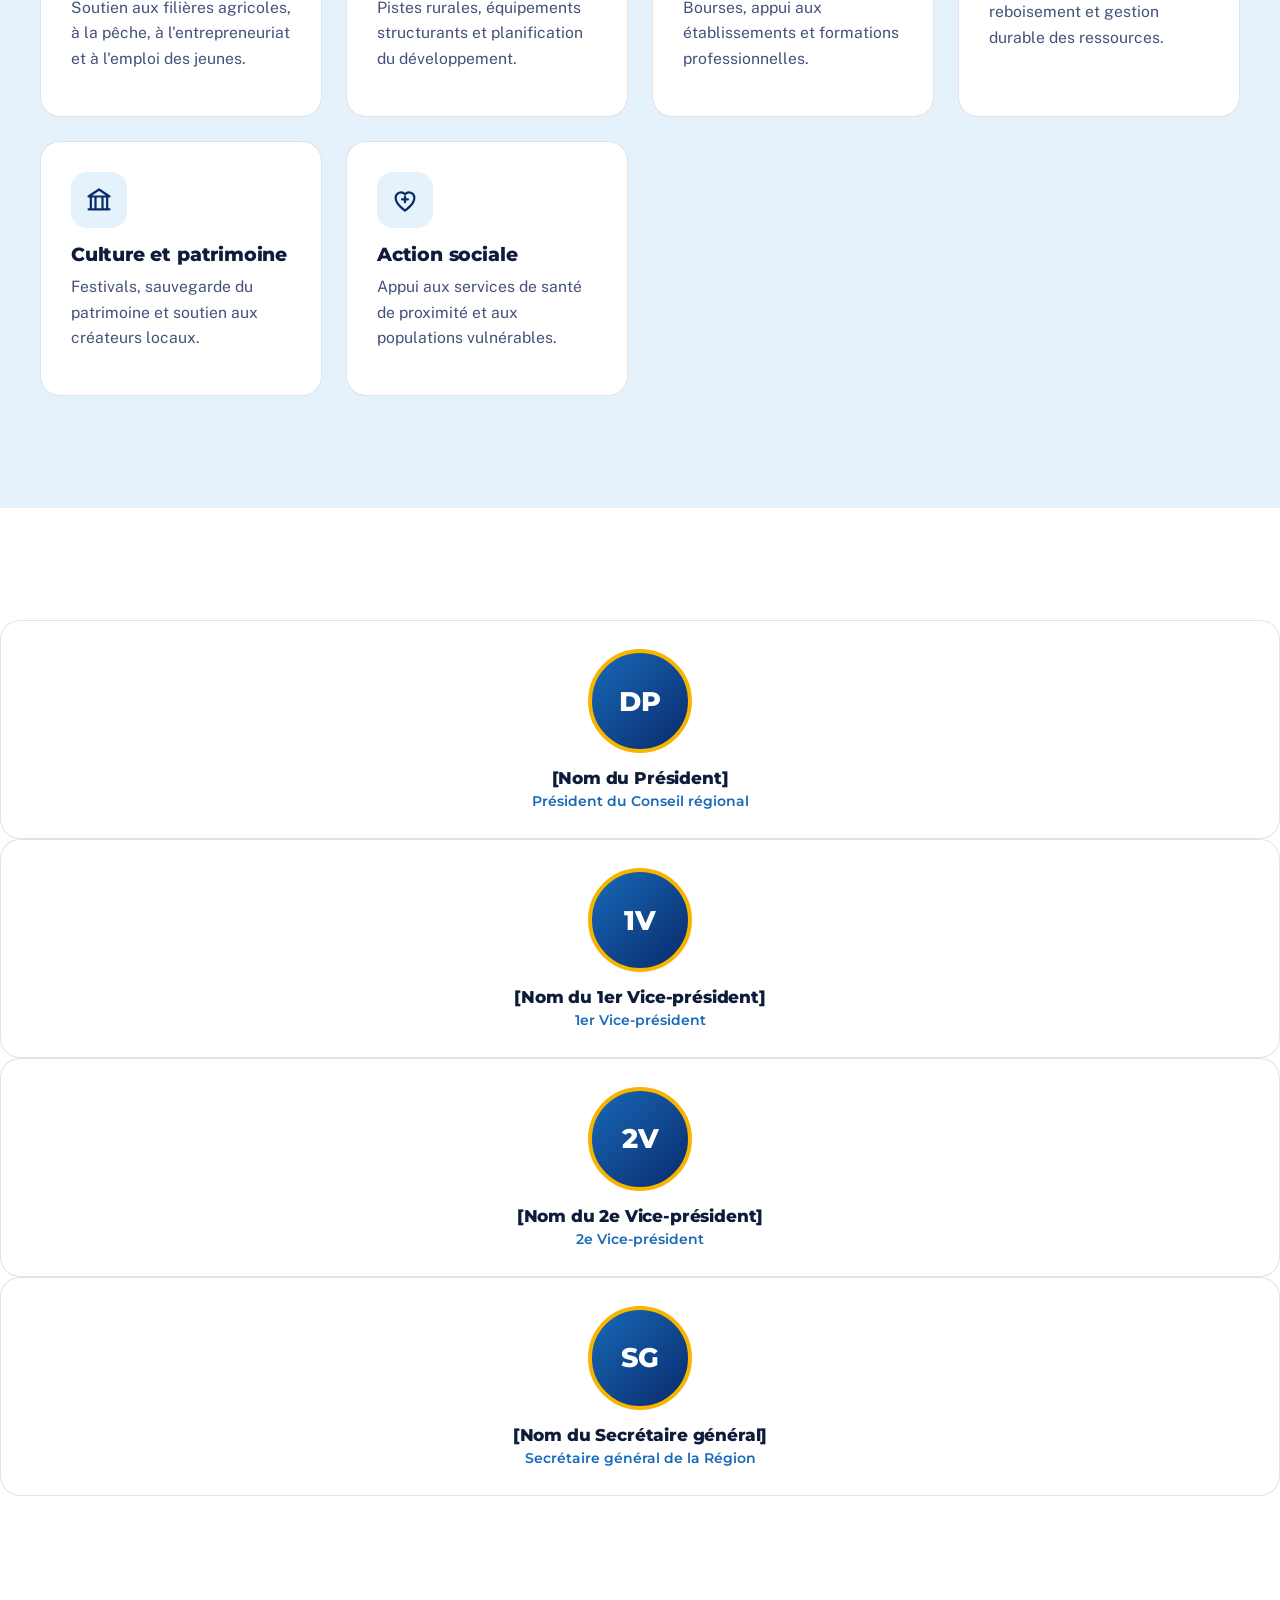
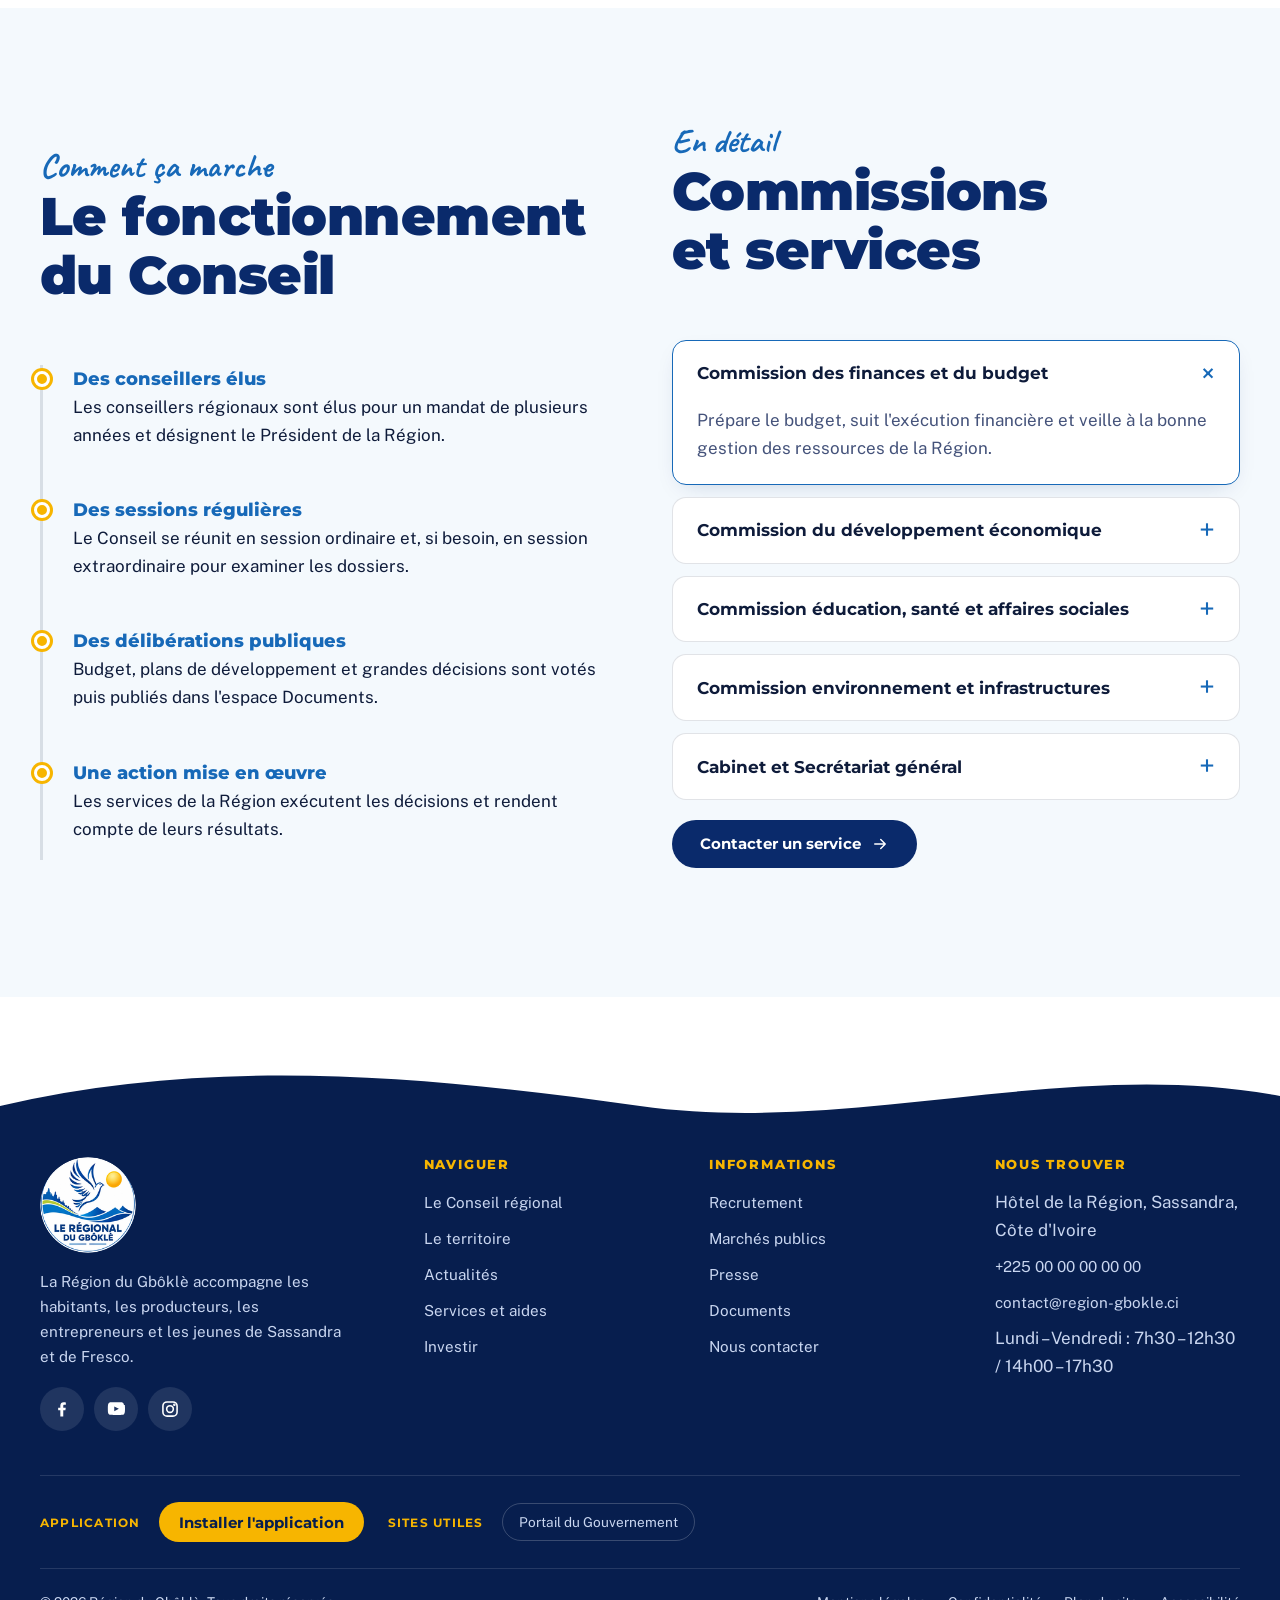
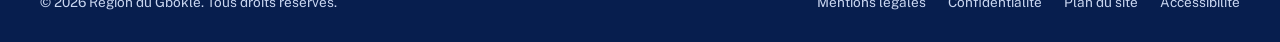
<file: institution.html>
<!DOCTYPE html>
<html lang="fr" class="no-js">
<head>
<meta charset="utf-8">
<meta name="viewport" content="width=device-width,initial-scale=1,viewport-fit=cover">
<title>Le Conseil régional — Région du Gbôklè</title>
<meta name="description" content="Découvrez l'institution : le Conseil régional du Gbôklè, son Président, ses élus, ses commissions, ses services et son fonctionnement.">
<meta name="robots" content="noindex,nofollow"><meta name="theme-color" content="#0A2A6B">
<link rel="canonical" href="https://www.region-gbokle.ci/institution.html">
<meta property="og:type" content="website"><meta property="og:locale" content="fr_CI">
<meta property="og:title" content="Le Conseil régional — Région du Gbôklè"><meta property="og:description" content="Découvrez l'institution : le Conseil régional du Gbôklè, son Président, ses élus, ses commissions, ses services et son fonctionnement.">
<meta property="og:image" content="https://www.region-gbokle.ci/assets/icon-512.png"><meta property="og:url" content="https://www.region-gbokle.ci/institution.html">
<link rel="icon" type="image/png" href="assets/favicon.png">
<link rel="apple-touch-icon" href="assets/apple-touch-icon.png">
<link rel="manifest" href="manifest.webmanifest">
<meta name="mobile-web-app-capable" content="yes"><meta name="apple-mobile-web-app-capable" content="yes"><meta name="apple-mobile-web-app-title" content="Gbôklè"><meta name="apple-mobile-web-app-status-bar-style" content="black-translucent"><meta name="application-name" content="Région du Gbôklè"><meta name="format-detection" content="telephone=no">
<link rel="preconnect" href="https://fonts.googleapis.com"><link rel="preconnect" href="https://fonts.gstatic.com" crossorigin>
<link rel="stylesheet" href="https://fonts.googleapis.com/css2?family=Caveat:wght@600;700&family=Montserrat:wght@500;600;700;800;900&family=Public+Sans:wght@400;500;600;700&display=swap">
<link rel="stylesheet" href="css/style.css">
<script>document.documentElement.classList.remove('no-js')</script>
</head>
<body>
<a class="skip" href="#main">Aller au contenu principal</a>
<div class="progress" aria-hidden="true"></div>
<header class="site-header">
  <div class="header-pill">
    <a class="brand" href="index.html" aria-label="Région du Gbôklè, retour à l'accueil">
      <img src="assets/logo-sm.png" width="52" height="52" alt="">
      <span class="brand-txt"><strong>Région du Gbôklè</strong><span>Sassandra · Fresco</span></span>
    </a>
    <button class="hbtn" id="menuBtn" type="button" aria-expanded="false" aria-controls="megamenu"><span class="burger" aria-hidden="true"><i></i><i></i><i></i></span><span class="lbl">Menu</span></button>
    <button class="hbtn" type="button" data-open-search aria-label="Rechercher sur le site"><svg viewBox="0 0 24 24" fill="none" stroke="currentColor" stroke-width="1.9" stroke-linecap="round" stroke-linejoin="round" aria-hidden="true"><circle cx="11" cy="11" r="7"/><path d="M21 21l-4.3-4.3"/></svg><span class="lbl-s">Recherche</span></button>
    <a class="hbtn cta" href="services.html#aides">Accéder aux aides</a>
  </div>
</header>

<nav class="megamenu" id="megamenu" aria-label="Navigation principale">
  <div class="wrap">
    <div class="mega-grid">
      <div class="mega-col"><h3>Actions au quotidien</h3><ul>
        <li><a href="investir.html#filieres">Agriculture et hévéaculture</a></li>
        <li><a href="investir.html#filieres">Pêche et économie bleue</a></li>
        <li><a href="services.html#aides">Éducation et formation</a></li>
        <li><a href="actualites.html">Infrastructures et pistes rurales</a></li>
        <li><a href="territoire.html#patrimoine">Culture et patrimoine</a></li>
        <li><a href="investir.html#tourisme">Tourisme</a></li>
        <li><a href="services.html#aides">Santé et action sociale</a></li>
        <li><a href="services.html#aides">Environnement</a></li>
      </ul></div>
      <div class="mega-col"><h3>Services aux usagers</h3><ul>
        <li><a href="services.html#aides">Guide des aides régionales</a></li>
        <li><a href="services.html#demarches">Faire une demande d'aide</a></li>
        <li><a href="services.html#documents">Documents à télécharger</a></li>
        <li><a href="services.html#marches">Marchés publics</a></li>
        <li><a href="services.html#recrutement">Recrutement et stages</a></li>
        <li><a href="contact.html">Contacter la Région</a></li>
      </ul></div>
      <div class="mega-col"><h3>Actualités</h3><ul>
        <li><a href="actualites.html">Toutes les actualités</a></li>
        <li><a href="actualites.html#agenda">Agenda de la Région</a></li>
        <li><a href="actualites.html#presse">Espace presse</a></li>
        <li><a href="services.html#marches">Appels d'offres</a></li>
      </ul></div>
      <div class="mega-col"><h3>Institution</h3><ul>
        <li><a href="institution.html">Le Conseil régional</a></li>
        <li><a href="institution.html#elus">Le Président et les élus</a></li>
        <li><a href="institution.html#services">Commissions et services</a></li>
        <li><a href="territoire.html">Le territoire du Gbôklè</a></li>
        <li><a href="investir.html">Investir dans le Gbôklè</a></li>
        <li><a href="mentions-legales.html">Mentions légales</a></li>
      </ul></div>
    </div>
    <div class="mega-foot">
      <span><b data-site="adresse">Hôtel de la Région, Sassandra</b></span>
      <button class="btn btn-sun" type="button" data-install hidden>Installer l'application</button>
      <span>Écrivez-nous : <a data-site="email" data-keep href="mailto:contact@region-gbokle.ci" style="color:var(--sun)">contact@region-gbokle.ci</a></span>
    </div>
  </div>
</nav>

<div class="searchbox" id="searchbox" role="dialog" aria-modal="true" aria-label="Recherche sur le site">
  <div class="search-card">
    <div class="search-row">
      <input id="searchInput" type="search" placeholder="Rechercher : hévéa, bourses, marchés publics…" aria-label="Rechercher" autocomplete="off">
      <button class="search-close" id="searchClose" type="button" aria-label="Fermer la recherche">Fermer</button>
    </div>
    <ul class="search-res" id="searchRes" aria-live="polite"></ul>
  </div>
</div>

<main id="main">
<section class="page-hero">
  <div class="wrap">
    <nav class="crumbs" aria-label="Fil d'Ariane"><a href="index.html">Accueil</a> / Institution</nav>
    <h1>Le Conseil régional</h1>
    <p>Une assemblée élue, au service des populations de Sassandra et de Fresco.</p>
  </div>
  <svg class="wave-sep" viewBox="0 0 1440 70" preserveAspectRatio="none" aria-hidden="true"><path d="M0 40C240 80 480 0 720 30s480 50 720 0V70H0z"/></svg>
</section>

<section class="section">
  <div class="wrap">
    <div class="president">
      <div class="portrait" data-reveal="zoom" role="img" aria-label="Portrait du Président du Conseil régional (à ajouter)"><svg viewBox="0 0 24 24" fill="none" stroke="currentColor" stroke-width="1.9" stroke-linecap="round" stroke-linejoin="round" aria-hidden="true"><circle cx="9" cy="8" r="3.2"/><path d="M3 20c0-3.5 2.7-6 6-6s6 2.5 6 6M16 5a3 3 0 0 1 0 6M18 14c2 .6 3 2.6 3 5"/></svg></div>
      <div data-reveal="right">
        <span class="kicker" style="color:var(--blue)">Le mot du Président</span>
        <blockquote class="quote">« Servir chaque habitant du Gbôklè, du fleuve à la mer, avec proximité et exigence. »</blockquote>
        <p>La Région est l'échelon de la proximité et du développement. À travers ses programmes, elle soutient les producteurs, accompagne les jeunes, entretient les infrastructures et valorise un territoire riche de ses ressources et de sa culture.</p>
        <p>Ce site est votre outil : retrouvez nos aides, nos décisions et nos actualités, et n'hésitez pas à nous écrire.</p>
        <p style="font:700 1rem var(--f-head);color:var(--navy)">[Nom du Président] — Président du Conseil régional</p>
      </div>
    </div>
  </div>
</section>

<section class="section sky" aria-labelledby="compTitle">
  <div class="wrap">
    <div class="sec-head" data-reveal><span class="kicker">Nos missions</span><h2 id="compTitle">Ce que fait la Région</h2><p>La Région agit pour le développement économique, social et culturel de son territoire.</p></div>
    <div class="cards">
      <div class="card" data-reveal><span class="ico"><svg viewBox="0 0 24 24" fill="none" stroke="currentColor" stroke-width="1.9" stroke-linecap="round" stroke-linejoin="round" aria-hidden="true"><rect x="3" y="7" width="18" height="13" rx="2"/><path d="M9 7V5a2 2 0 0 1 2-2h2a2 2 0 0 1 2 2v2M3 13h18"/></svg></span><h3>Développement économique</h3><p>Soutien aux filières agricoles, à la pêche, à l'entrepreneuriat et à l'emploi des jeunes.</p></div>
      <div class="card" data-reveal><span class="ico"><svg viewBox="0 0 24 24" fill="none" stroke="currentColor" stroke-width="1.9" stroke-linecap="round" stroke-linejoin="round" aria-hidden="true"><path d="M8 21L10 3M16 21L14 3M12 5v2M12 11v2M12 17v2"/></svg></span><h3>Aménagement du territoire</h3><p>Pistes rurales, équipements structurants et planification du développement.</p></div>
      <div class="card" data-reveal><span class="ico"><svg viewBox="0 0 24 24" fill="none" stroke="currentColor" stroke-width="1.9" stroke-linecap="round" stroke-linejoin="round" aria-hidden="true"><path d="M4 5c3-1 6-1 8 1 2-2 5-2 8-1v13c-3-1-6-1-8 1-2-2-5-2-8-1z"/><path d="M12 6v13"/></svg></span><h3>Éducation et formation</h3><p>Bourses, appui aux établissements et formations professionnelles.</p></div>
      <div class="card" data-reveal><span class="ico"><svg viewBox="0 0 24 24" fill="none" stroke="currentColor" stroke-width="1.9" stroke-linecap="round" stroke-linejoin="round" aria-hidden="true"><path d="M12 22v-6M7 16h10l-3-4h2l-4-6-4 6h2z"/></svg></span><h3>Environnement</h3><p>Protection du littoral, reboisement et gestion durable des ressources.</p></div>
      <div class="card" data-reveal><span class="ico"><svg viewBox="0 0 24 24" fill="none" stroke="currentColor" stroke-width="1.9" stroke-linecap="round" stroke-linejoin="round" aria-hidden="true"><path d="M3 20h18M5 20V9M9 20V9M15 20V9M19 20V9M3 9l9-6 9 6z"/></svg></span><h3>Culture et patrimoine</h3><p>Festivals, sauvegarde du patrimoine et soutien aux créateurs locaux.</p></div>
      <div class="card" data-reveal><span class="ico"><svg viewBox="0 0 24 24" fill="none" stroke="currentColor" stroke-width="1.9" stroke-linecap="round" stroke-linejoin="round" aria-hidden="true"><path d="M12 21s-8-5.2-8-11a4.5 4.5 0 0 1 8-2.8A4.5 4.5 0 0 1 20 10c0 5.8-8 11-8 11z"/><path d="M12 9v5M9.5 11.5h5"/></svg></span><h3>Action sociale</h3><p>Appui aux services de santé de proximité et aux populations vulnérables.</p></div>
    </div>
  </div>
</section>

<section class="section" id="elus" aria-labelledby="eluTitle">
  <div class="wrap">
    <div class="sec-head" data-reveal><span class="kicker">Le bureau</span><h2 id="eluTitle">Le Président et les élus</h2></div>
    <div class="elus" id="elus" data-needs-data></div>
  </div>
</section>

<section class="section sky2" id="fonctionnement">
  <div class="wrap">
    <div class="split">
      <div data-reveal="left">
        <div class="sec-head left"><span class="kicker">Comment ça marche</span><h2>Le fonctionnement du Conseil</h2></div>
        <div class="timeline">
          <div class="tl"><b>Des conseillers élus</b><p>Les conseillers régionaux sont élus pour un mandat de plusieurs années et désignent le Président de la Région.</p></div>
          <div class="tl"><b>Des sessions régulières</b><p>Le Conseil se réunit en session ordinaire et, si besoin, en session extraordinaire pour examiner les dossiers.</p></div>
          <div class="tl"><b>Des délibérations publiques</b><p>Budget, plans de développement et grandes décisions sont votés puis publiés dans l'espace Documents.</p></div>
          <div class="tl"><b>Une action mise en œuvre</b><p>Les services de la Région exécutent les décisions et rendent compte de leurs résultats.</p></div>
        </div>
      </div>
      <div data-reveal="right" id="services">
        <div class="sec-head left"><span class="kicker">En détail</span><h2>Commissions et services</h2></div>
        <details class="acc" open><summary>Commission des finances et du budget</summary><div class="acc-body">Prépare le budget, suit l'exécution financière et veille à la bonne gestion des ressources de la Région.</div></details>
        <details class="acc"><summary>Commission du développement économique</summary><div class="acc-body">Travaille sur les filières agricoles, la pêche, le tourisme et l'accompagnement des entreprises.</div></details>
        <details class="acc"><summary>Commission éducation, santé et affaires sociales</summary><div class="acc-body">Suit les bourses, l'appui aux écoles et aux centres de santé, et les actions sociales.</div></details>
        <details class="acc"><summary>Commission environnement et infrastructures</summary><div class="acc-body">Pilote les pistes rurales, l'aménagement et la protection de l'environnement.</div></details>
        <details class="acc"><summary>Cabinet et Secrétariat général</summary><div class="acc-body">Coordonnent l'administration régionale, les relations avec le public, la presse et les partenaires.</div></details>
        <p style="margin-top:20px"><a class="btn btn-primary" href="contact.html">Contacter un service <svg viewBox="0 0 24 24" fill="none" stroke="currentColor" stroke-width="1.9" stroke-linecap="round" stroke-linejoin="round" aria-hidden="true"><path d="M5 12h14M13 6l6 6-6 6"/></svg></a></p>
      </div>
    </div>
  </div>
</section>

</main>
<footer class="site-footer">
  <svg class="wave-sep" viewBox="0 0 1440 70" preserveAspectRatio="none" aria-hidden="true"><path d="M0 40C240 80 480 0 720 30s480 50 720 0V70H0z"/></svg>
  <div class="wrap">
    <div class="foot-grid">
      <div class="foot-brand">
        <img src="assets/logo-sm.png" width="96" height="96" alt="Logo de la Région du Gbôklè" loading="lazy">
        <p>La Région du Gbôklè accompagne les habitants, les producteurs, les entrepreneurs et les jeunes de Sassandra et de Fresco.</p>
        <div class="social">
          <a data-site="facebook" data-keep href="#" aria-label="Facebook"><svg viewBox="0 0 24 24" fill="currentColor" aria-hidden="true"><path d="M13.5 21v-7.6h2.6l.4-3h-3V8.4c0-.9.3-1.5 1.6-1.5h1.5V4.2C15.9 4.1 15 4 13.9 4 11.6 4 10 5.4 10 8v2.4H7.4v3H10V21z"/></svg></a>
          <a data-site="youtube" data-keep href="#" aria-label="YouTube"><svg viewBox="0 0 24 24" fill="currentColor" aria-hidden="true"><path d="M21.6 7.2s-.2-1.5-.8-2.2c-.8-.9-1.7-.9-2.1-1C15.9 3.8 12 3.8 12 3.8s-3.9 0-6.7.2c-.4 0-1.3.1-2.1 1-.6.7-.8 2.2-.8 2.2S2.2 9 2.2 10.7v1.6c0 1.8.2 3.5.2 3.5s.2 1.5.8 2.2c.8.9 1.9.9 2.4 1 1.7.2 7.4.2 7.4.2s3.9 0 6.7-.3c.4 0 1.3-.1 2.1-1 .6-.7.8-2.2.8-2.2s.2-1.7.2-3.5v-1.6c0-1.7-.2-3.5-.2-3.5zM9.9 14.6V8.9l5.6 2.9z"/></svg></a>
          <a data-site="instagram" data-keep href="#" aria-label="Instagram"><svg viewBox="0 0 24 24" fill="none" stroke="currentColor" stroke-width="1.9" stroke-linecap="round" stroke-linejoin="round" aria-hidden="true"><rect x="3.5" y="3.5" width="17" height="17" rx="5"/><circle cx="12" cy="12" r="4"/><circle cx="17.2" cy="6.8" r=".6" fill="currentColor"/></svg></a>
        </div>
      </div>
      <div class="foot-col"><h4>Naviguer</h4><ul>
        <li><a href="institution.html">Le Conseil régional</a></li>
        <li><a href="territoire.html">Le territoire</a></li>
        <li><a href="actualites.html">Actualités</a></li>
        <li><a href="services.html">Services et aides</a></li>
        <li><a href="investir.html">Investir</a></li>
      </ul></div>
      <div class="foot-col"><h4>Informations</h4><ul>
        <li><a href="services.html#recrutement">Recrutement</a></li>
        <li><a href="services.html#marches">Marchés publics</a></li>
        <li><a href="actualites.html#presse">Presse</a></li>
        <li><a href="services.html#documents">Documents</a></li>
        <li><a href="contact.html">Nous contacter</a></li>
      </ul></div>
      <div class="foot-col"><h4>Nous trouver</h4><ul>
        <li data-site="adresse">Hôtel de la Région, Sassandra</li>
        <li><a data-site="telephone" href="tel:" >+225 00 00 00 00 00</a></li>
        <li><a data-site="email" href="mailto:">contact@region-gbokle.ci</a></li>
        <li data-site="horaires">Lundi – Vendredi</li>
      </ul></div>
    </div>
    <div class="foot-ecosys"><span>Application</span><button class="btn btn-sun" type="button" data-install hidden style="min-height:40px;padding:6px 18px">Installer l'application</button><span style="margin-left:14px">Sites utiles</span><a href="https://www.gouv.ci" target="_blank" rel="noopener">Portail du Gouvernement</a></div>
    <div class="foot-bottom">
      <span>© <span id="yr">2026</span> Région du Gbôklè. Tous droits réservés.</span>
      <ul>
        <li><a href="mentions-legales.html#mentions">Mentions légales</a></li>
        <li><a href="mentions-legales.html#confidentialite">Confidentialité</a></li>
        <li><a href="mentions-legales.html#plan">Plan du site</a></li>
        <li><a href="mentions-legales.html#accessibilite">Accessibilité</a></li>
      </ul>
    </div>
  </div>
</footer>
<div class="pwa-bar" id="pwaBar" role="dialog" aria-label="Installer l'application" hidden>
  <img src="assets/icon-192.png" width="48" height="48" alt="">
  <div><b>Installer l'application</b><span id="pwaBarTxt">Accédez à la Région du Gbôklè depuis votre écran d'accueil, même avec une connexion faible.</span></div>
  <div class="pwa-act"><button class="btn btn-sun" type="button" id="pwaYes" data-install>Installer</button><button class="btn btn-ghost" type="button" id="pwaNo" aria-label="Fermer">Plus tard</button></div>
</div>
<div class="pwa-toast" id="pwaToast" role="status" aria-live="polite" hidden></div>
<button class="totop" type="button" aria-label="Retour en haut de page"><svg viewBox="0 0 24 24" fill="none" stroke="currentColor" stroke-width="1.9" stroke-linecap="round" stroke-linejoin="round" aria-hidden="true"><path d="M12 19V5M5 12l7-7 7 7"/></svg></button>
<script>document.getElementById('yr').textContent=new Date().getFullYear()</script>
<script src="js/site.js" defer></script>

</body>
</html>
</file>
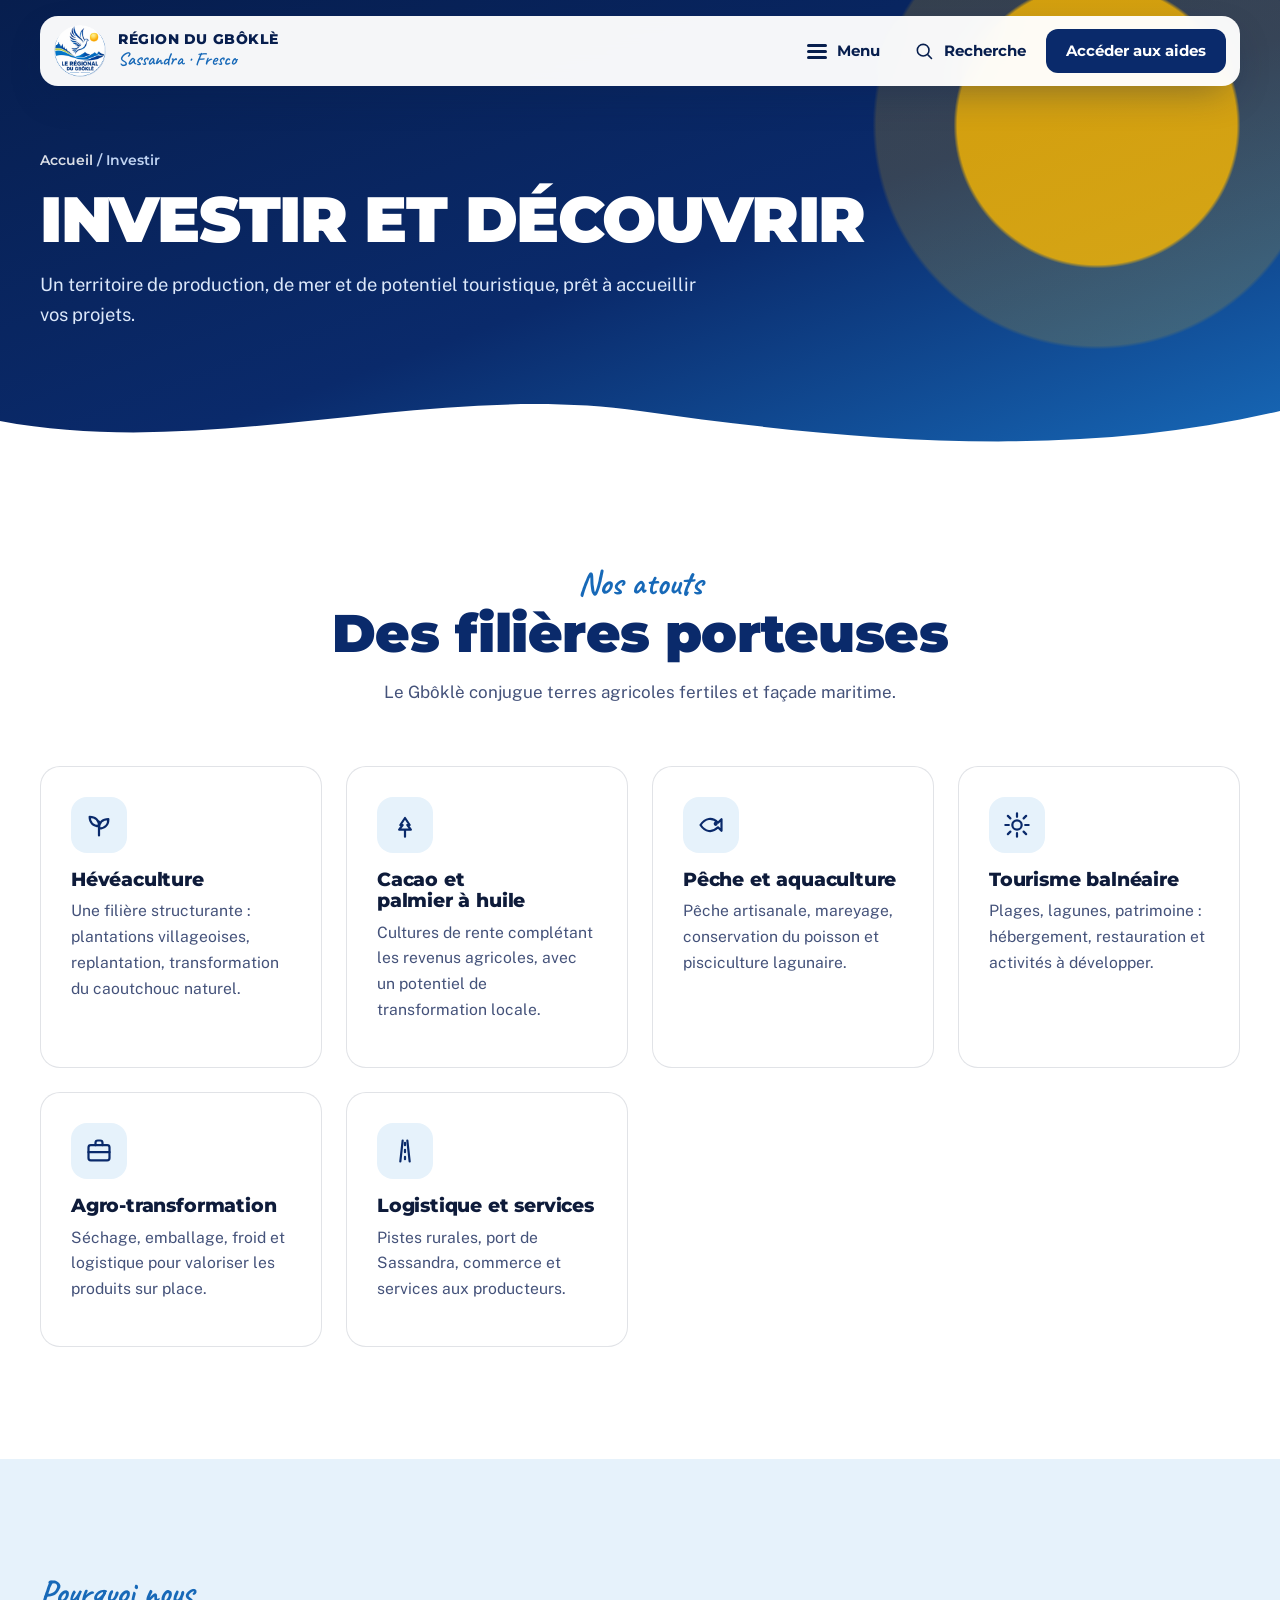
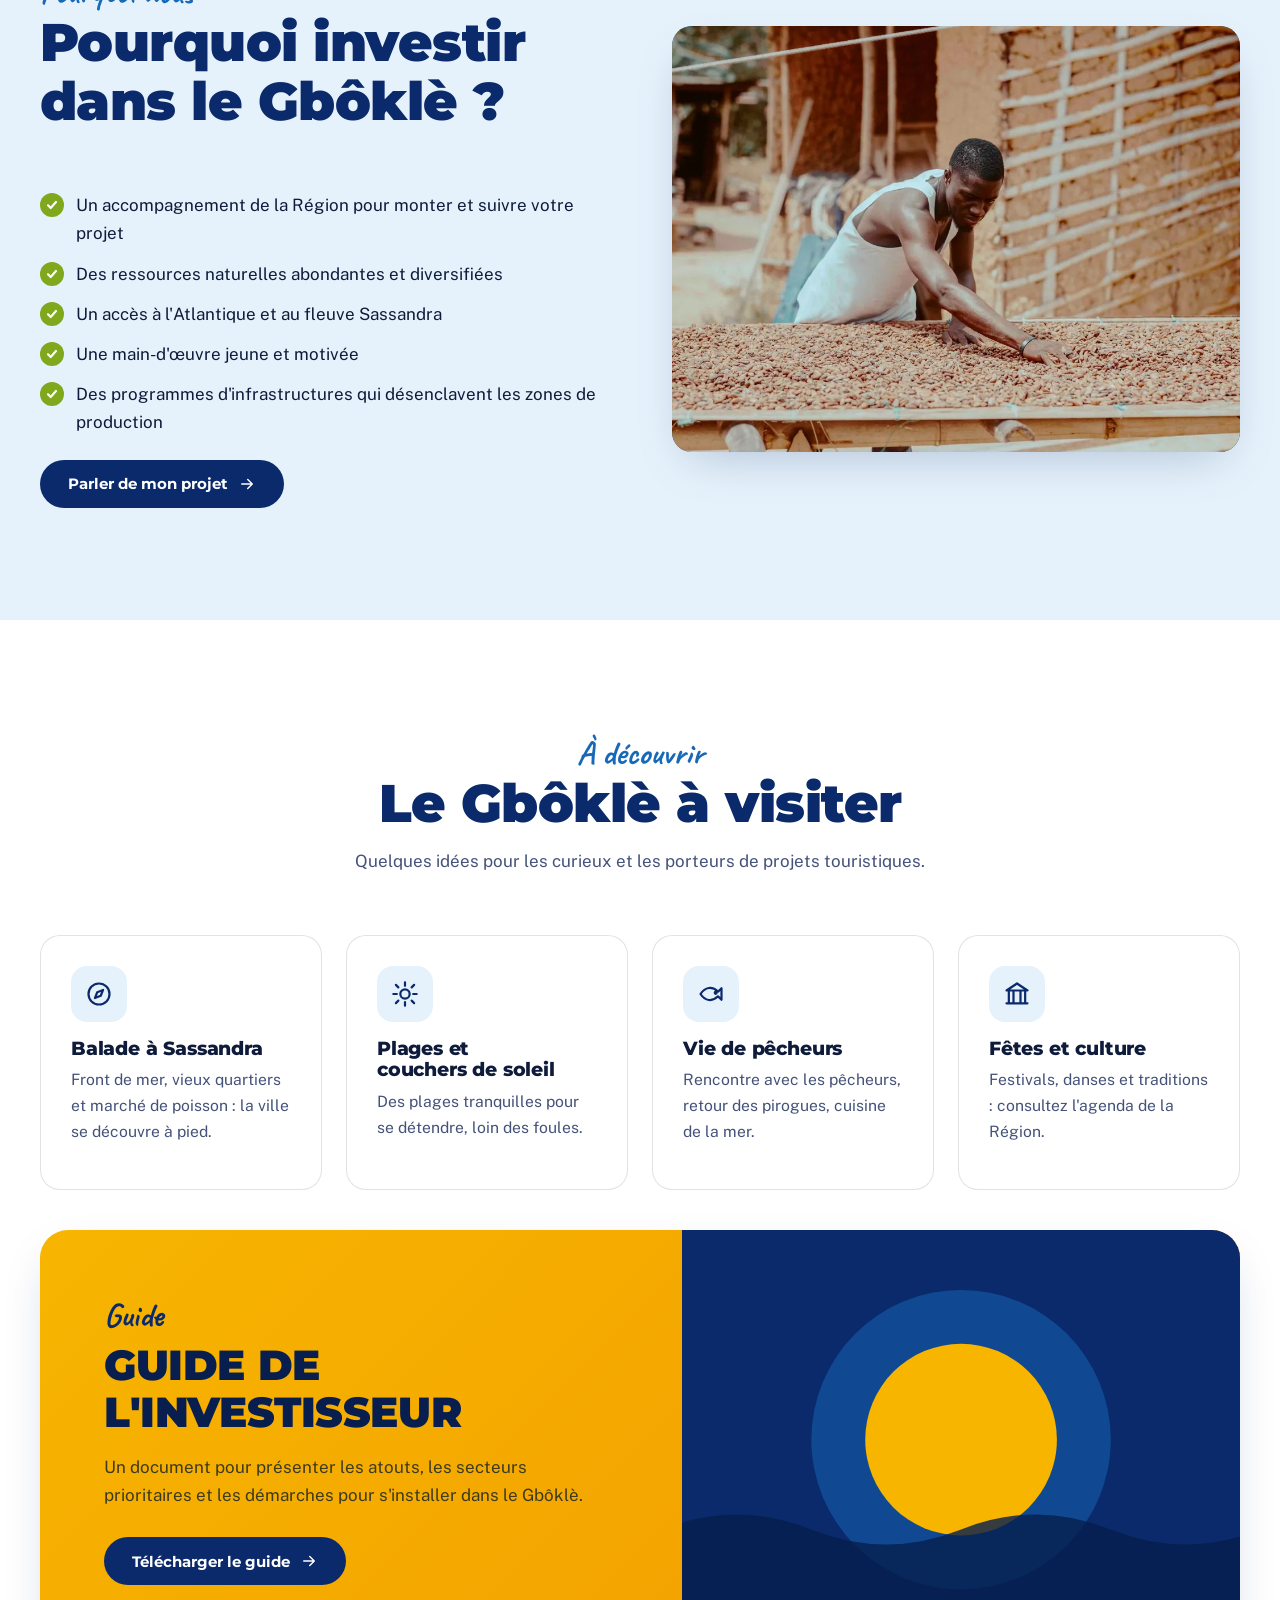
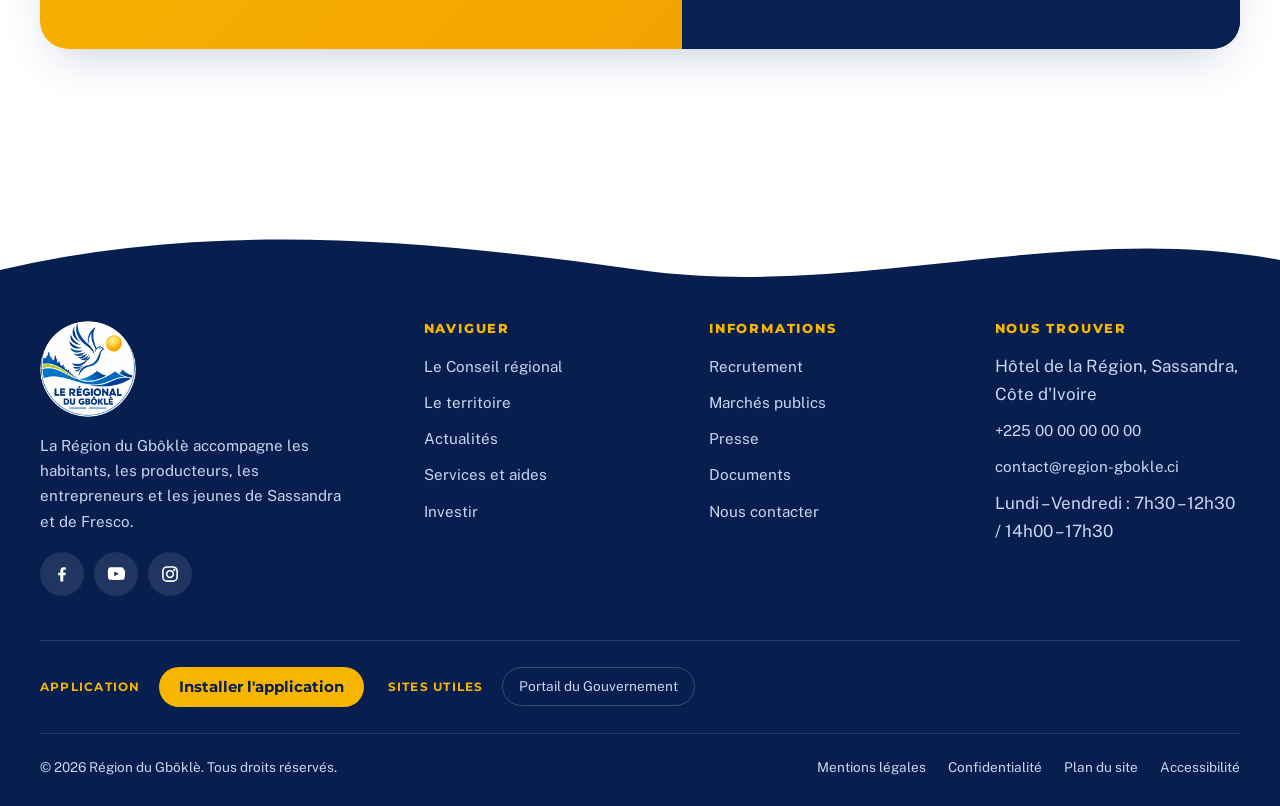
<file: investir.html>
<!DOCTYPE html>
<html lang="fr" class="no-js">
<head>
<meta charset="utf-8">
<meta name="viewport" content="width=device-width,initial-scale=1,viewport-fit=cover">
<title>Investir et découvrir — Région du Gbôklè</title>
<meta name="description" content="Filières porteuses (hévéa, cacao, palmier, pêche), tourisme et accompagnement des investisseurs dans la Région du Gbôklè.">
<meta name="robots" content="noindex,nofollow"><meta name="theme-color" content="#0A2A6B">
<link rel="canonical" href="https://www.region-gbokle.ci/investir.html">
<meta property="og:type" content="website"><meta property="og:locale" content="fr_CI">
<meta property="og:title" content="Investir et découvrir — Région du Gbôklè"><meta property="og:description" content="Filières porteuses (hévéa, cacao, palmier, pêche), tourisme et accompagnement des investisseurs dans la Région du Gbôklè.">
<meta property="og:image" content="https://www.region-gbokle.ci/assets/icon-512.png"><meta property="og:url" content="https://www.region-gbokle.ci/investir.html">
<link rel="icon" type="image/png" href="assets/favicon.png">
<link rel="apple-touch-icon" href="assets/apple-touch-icon.png">
<link rel="manifest" href="manifest.webmanifest">
<meta name="mobile-web-app-capable" content="yes"><meta name="apple-mobile-web-app-capable" content="yes"><meta name="apple-mobile-web-app-title" content="Gbôklè"><meta name="apple-mobile-web-app-status-bar-style" content="black-translucent"><meta name="application-name" content="Région du Gbôklè"><meta name="format-detection" content="telephone=no">
<link rel="preconnect" href="https://fonts.googleapis.com"><link rel="preconnect" href="https://fonts.gstatic.com" crossorigin>
<link rel="stylesheet" href="https://fonts.googleapis.com/css2?family=Caveat:wght@600;700&family=Montserrat:wght@500;600;700;800;900&family=Public+Sans:wght@400;500;600;700&display=swap">
<link rel="stylesheet" href="css/style.css">
<script>document.documentElement.classList.remove('no-js')</script>
</head>
<body>
<a class="skip" href="#main">Aller au contenu principal</a>
<div class="progress" aria-hidden="true"></div>
<header class="site-header">
  <div class="header-pill">
    <a class="brand" href="index.html" aria-label="Région du Gbôklè, retour à l'accueil">
      <img src="assets/logo-sm.png" width="52" height="52" alt="">
      <span class="brand-txt"><strong>Région du Gbôklè</strong><span>Sassandra · Fresco</span></span>
    </a>
    <button class="hbtn" id="menuBtn" type="button" aria-expanded="false" aria-controls="megamenu"><span class="burger" aria-hidden="true"><i></i><i></i><i></i></span><span class="lbl">Menu</span></button>
    <button class="hbtn" type="button" data-open-search aria-label="Rechercher sur le site"><svg viewBox="0 0 24 24" fill="none" stroke="currentColor" stroke-width="1.9" stroke-linecap="round" stroke-linejoin="round" aria-hidden="true"><circle cx="11" cy="11" r="7"/><path d="M21 21l-4.3-4.3"/></svg><span class="lbl-s">Recherche</span></button>
    <a class="hbtn cta" href="services.html#aides">Accéder aux aides</a>
  </div>
</header>

<nav class="megamenu" id="megamenu" aria-label="Navigation principale">
  <div class="wrap">
    <div class="mega-grid">
      <div class="mega-col"><h3>Actions au quotidien</h3><ul>
        <li><a href="investir.html#filieres">Agriculture et hévéaculture</a></li>
        <li><a href="investir.html#filieres">Pêche et économie bleue</a></li>
        <li><a href="services.html#aides">Éducation et formation</a></li>
        <li><a href="actualites.html">Infrastructures et pistes rurales</a></li>
        <li><a href="territoire.html#patrimoine">Culture et patrimoine</a></li>
        <li><a href="investir.html#tourisme">Tourisme</a></li>
        <li><a href="services.html#aides">Santé et action sociale</a></li>
        <li><a href="services.html#aides">Environnement</a></li>
      </ul></div>
      <div class="mega-col"><h3>Services aux usagers</h3><ul>
        <li><a href="services.html#aides">Guide des aides régionales</a></li>
        <li><a href="services.html#demarches">Faire une demande d'aide</a></li>
        <li><a href="services.html#documents">Documents à télécharger</a></li>
        <li><a href="services.html#marches">Marchés publics</a></li>
        <li><a href="services.html#recrutement">Recrutement et stages</a></li>
        <li><a href="contact.html">Contacter la Région</a></li>
      </ul></div>
      <div class="mega-col"><h3>Actualités</h3><ul>
        <li><a href="actualites.html">Toutes les actualités</a></li>
        <li><a href="actualites.html#agenda">Agenda de la Région</a></li>
        <li><a href="actualites.html#presse">Espace presse</a></li>
        <li><a href="services.html#marches">Appels d'offres</a></li>
      </ul></div>
      <div class="mega-col"><h3>Institution</h3><ul>
        <li><a href="institution.html">Le Conseil régional</a></li>
        <li><a href="institution.html#elus">Le Président et les élus</a></li>
        <li><a href="institution.html#services">Commissions et services</a></li>
        <li><a href="territoire.html">Le territoire du Gbôklè</a></li>
        <li><a href="investir.html">Investir dans le Gbôklè</a></li>
        <li><a href="mentions-legales.html">Mentions légales</a></li>
      </ul></div>
    </div>
    <div class="mega-foot">
      <span><b data-site="adresse">Hôtel de la Région, Sassandra</b></span>
      <button class="btn btn-sun" type="button" data-install hidden>Installer l'application</button>
      <span>Écrivez-nous : <a data-site="email" data-keep href="mailto:contact@region-gbokle.ci" style="color:var(--sun)">contact@region-gbokle.ci</a></span>
    </div>
  </div>
</nav>

<div class="searchbox" id="searchbox" role="dialog" aria-modal="true" aria-label="Recherche sur le site">
  <div class="search-card">
    <div class="search-row">
      <input id="searchInput" type="search" placeholder="Rechercher : hévéa, bourses, marchés publics…" aria-label="Rechercher" autocomplete="off">
      <button class="search-close" id="searchClose" type="button" aria-label="Fermer la recherche">Fermer</button>
    </div>
    <ul class="search-res" id="searchRes" aria-live="polite"></ul>
  </div>
</div>

<main id="main">
<section class="page-hero">
  <div class="wrap">
    <nav class="crumbs" aria-label="Fil d'Ariane"><a href="index.html">Accueil</a> / Investir</nav>
    <h1>Investir et découvrir</h1>
    <p>Un territoire de production, de mer et de potentiel touristique, prêt à accueillir vos projets.</p>
  </div>
  <svg class="wave-sep" viewBox="0 0 1440 70" preserveAspectRatio="none" aria-hidden="true"><path d="M0 40C240 80 480 0 720 30s480 50 720 0V70H0z"/></svg>
</section>

<section class="section" id="filieres">
  <div class="wrap">
    <div class="sec-head" data-reveal><span class="kicker">Nos atouts</span><h2>Des filières porteuses</h2><p>Le Gbôklè conjugue terres agricoles fertiles et façade maritime.</p></div>
    <div class="cards">
      <div class="card" data-reveal><span class="ico"><svg viewBox="0 0 24 24" fill="none" stroke="currentColor" stroke-width="1.9" stroke-linecap="round" stroke-linejoin="round" aria-hidden="true"><path d="M12 21V9M12 13C7 13 4 10 4 5c5 0 8 3 8 8zM12 15c5 0 8-3 8-8-5 0-8 3-8 8z"/></svg></span><h3>Hévéaculture</h3><p>Une filière structurante : plantations villageoises, replantation, transformation du caoutchouc naturel.</p></div>
      <div class="card" data-reveal><span class="ico"><svg viewBox="0 0 24 24" fill="none" stroke="currentColor" stroke-width="1.9" stroke-linecap="round" stroke-linejoin="round" aria-hidden="true"><path d="M12 22v-6M7 16h10l-3-4h2l-4-6-4 6h2z"/></svg></span><h3>Cacao et palmier à huile</h3><p>Cultures de rente complétant les revenus agricoles, avec un potentiel de transformation locale.</p></div>
      <div class="card" data-reveal><span class="ico"><svg viewBox="0 0 24 24" fill="none" stroke="currentColor" stroke-width="1.9" stroke-linecap="round" stroke-linejoin="round" aria-hidden="true"><path d="M3 12c4-6 10-7 15-2l3-3v10l-3-3c-5 5-11 4-15-2z"/><circle cx="16" cy="11" r=".8" fill="currentColor"/></svg></span><h3>Pêche et aquaculture</h3><p>Pêche artisanale, mareyage, conservation du poisson et pisciculture lagunaire.</p></div>
      <div class="card" data-reveal><span class="ico"><svg viewBox="0 0 24 24" fill="none" stroke="currentColor" stroke-width="1.9" stroke-linecap="round" stroke-linejoin="round" aria-hidden="true"><circle cx="12" cy="12" r="4"/><path d="M12 2v3M12 19v3M4.2 4.2l2.1 2.1M17.7 17.7l2.1 2.1M2 12h3M19 12h3M4.2 19.8l2.1-2.1M17.7 6.3l2.1-2.1"/></svg></span><h3>Tourisme balnéaire</h3><p>Plages, lagunes, patrimoine : hébergement, restauration et activités à développer.</p></div>
      <div class="card" data-reveal><span class="ico"><svg viewBox="0 0 24 24" fill="none" stroke="currentColor" stroke-width="1.9" stroke-linecap="round" stroke-linejoin="round" aria-hidden="true"><rect x="3" y="7" width="18" height="13" rx="2"/><path d="M9 7V5a2 2 0 0 1 2-2h2a2 2 0 0 1 2 2v2M3 13h18"/></svg></span><h3>Agro-transformation</h3><p>Séchage, emballage, froid et logistique pour valoriser les produits sur place.</p></div>
      <div class="card" data-reveal><span class="ico"><svg viewBox="0 0 24 24" fill="none" stroke="currentColor" stroke-width="1.9" stroke-linecap="round" stroke-linejoin="round" aria-hidden="true"><path d="M8 21L10 3M16 21L14 3M12 5v2M12 11v2M12 17v2"/></svg></span><h3>Logistique et services</h3><p>Pistes rurales, port de Sassandra, commerce et services aux producteurs.</p></div>
    </div>
  </div>
</section>

<section class="section sky" aria-labelledby="whyTitle">
  <div class="wrap split">
    <div data-reveal="left">
      <div class="sec-head left"><span class="kicker">Pourquoi nous</span><h2 id="whyTitle">Pourquoi investir dans le Gbôklè ?</h2></div>
      <ul class="checks">
        <li>Un accompagnement de la Région pour monter et suivre votre projet</li>
        <li>Des ressources naturelles abondantes et diversifiées</li>
        <li>Un accès à l'Atlantique et au fleuve Sassandra</li>
        <li>Une main-d'œuvre jeune et motivée</li>
        <li>Des programmes d'infrastructures qui désenclavent les zones de production</li>
      </ul>
      <a class="btn btn-primary" href="contact.html">Parler de mon projet <svg viewBox="0 0 24 24" fill="none" stroke="currentColor" stroke-width="1.9" stroke-linecap="round" stroke-linejoin="round" aria-hidden="true"><path d="M5 12h14M13 6l6 6-6 6"/></svg></a>
    </div>
    <div class="photo-slot" data-reveal="right"><img src="assets/img/cocoa.webp" width="1200" height="750" alt="Séchage de fèves de cacao au soleil" loading="lazy"></div>
  </div>
</section>

<section class="section" id="tourisme">
  <div class="wrap">
    <div class="sec-head" data-reveal><span class="kicker">À découvrir</span><h2>Le Gbôklè à visiter</h2><p>Quelques idées pour les curieux et les porteurs de projets touristiques.</p></div>
    <div class="cards">
      <div class="card" data-reveal><span class="ico"><svg viewBox="0 0 24 24" fill="none" stroke="currentColor" stroke-width="1.9" stroke-linecap="round" stroke-linejoin="round" aria-hidden="true"><circle cx="12" cy="12" r="9"/><path d="M15.5 8.5l-2 5-5 2 2-5z"/></svg></span><h3>Balade à Sassandra</h3><p>Front de mer, vieux quartiers et marché de poisson : la ville se découvre à pied.</p></div>
      <div class="card" data-reveal><span class="ico"><svg viewBox="0 0 24 24" fill="none" stroke="currentColor" stroke-width="1.9" stroke-linecap="round" stroke-linejoin="round" aria-hidden="true"><circle cx="12" cy="12" r="4"/><path d="M12 2v3M12 19v3M4.2 4.2l2.1 2.1M17.7 17.7l2.1 2.1M2 12h3M19 12h3M4.2 19.8l2.1-2.1M17.7 6.3l2.1-2.1"/></svg></span><h3>Plages et couchers de soleil</h3><p>Des plages tranquilles pour se détendre, loin des foules.</p></div>
      <div class="card" data-reveal><span class="ico"><svg viewBox="0 0 24 24" fill="none" stroke="currentColor" stroke-width="1.9" stroke-linecap="round" stroke-linejoin="round" aria-hidden="true"><path d="M3 12c4-6 10-7 15-2l3-3v10l-3-3c-5 5-11 4-15-2z"/><circle cx="16" cy="11" r=".8" fill="currentColor"/></svg></span><h3>Vie de pêcheurs</h3><p>Rencontre avec les pêcheurs, retour des pirogues, cuisine de la mer.</p></div>
      <div class="card" data-reveal><span class="ico"><svg viewBox="0 0 24 24" fill="none" stroke="currentColor" stroke-width="1.9" stroke-linecap="round" stroke-linejoin="round" aria-hidden="true"><path d="M3 20h18M5 20V9M9 20V9M15 20V9M19 20V9M3 9l9-6 9 6z"/></svg></span><h3>Fêtes et culture</h3><p>Festivals, danses et traditions : consultez l'agenda de la Région.</p></div>
    </div>
    <div class="feature sun" style="margin-top:40px" data-reveal>
      <div class="feature-txt"><span class="kicker">Guide</span><h3>Guide de l'investisseur</h3><p>Un document pour présenter les atouts, les secteurs prioritaires et les démarches pour s'installer dans le Gbôklè.</p><div class="hero-cta" style="opacity:1;transform:none"><a class="btn btn-primary" href="services.html#documents">Télécharger le guide <svg viewBox="0 0 24 24" fill="none" stroke="currentColor" stroke-width="1.9" stroke-linecap="round" stroke-linejoin="round" aria-hidden="true"><path d="M5 12h14M13 6l6 6-6 6"/></svg></a></div></div>
      <div class="feature-art" aria-hidden="true"><svg viewBox="0 0 600 420" preserveAspectRatio="xMidYMid slice"><rect width="600" height="420" fill="#0A2A6B"/><circle cx="300" cy="210" r="150" fill="#1769B8" opacity=".5"/><circle cx="300" cy="210" r="96" fill="#F7B500"/><path d="M0 300q75-30 150 0t150 0 150 0 150 0v120H0z" fill="#071E4E" opacity=".8"/></svg></div>
    </div>
  </div>
</section>

</main>
<footer class="site-footer">
  <svg class="wave-sep" viewBox="0 0 1440 70" preserveAspectRatio="none" aria-hidden="true"><path d="M0 40C240 80 480 0 720 30s480 50 720 0V70H0z"/></svg>
  <div class="wrap">
    <div class="foot-grid">
      <div class="foot-brand">
        <img src="assets/logo-sm.png" width="96" height="96" alt="Logo de la Région du Gbôklè" loading="lazy">
        <p>La Région du Gbôklè accompagne les habitants, les producteurs, les entrepreneurs et les jeunes de Sassandra et de Fresco.</p>
        <div class="social">
          <a data-site="facebook" data-keep href="#" aria-label="Facebook"><svg viewBox="0 0 24 24" fill="currentColor" aria-hidden="true"><path d="M13.5 21v-7.6h2.6l.4-3h-3V8.4c0-.9.3-1.5 1.6-1.5h1.5V4.2C15.9 4.1 15 4 13.9 4 11.6 4 10 5.4 10 8v2.4H7.4v3H10V21z"/></svg></a>
          <a data-site="youtube" data-keep href="#" aria-label="YouTube"><svg viewBox="0 0 24 24" fill="currentColor" aria-hidden="true"><path d="M21.6 7.2s-.2-1.5-.8-2.2c-.8-.9-1.7-.9-2.1-1C15.9 3.8 12 3.8 12 3.8s-3.9 0-6.7.2c-.4 0-1.3.1-2.1 1-.6.7-.8 2.2-.8 2.2S2.2 9 2.2 10.7v1.6c0 1.8.2 3.5.2 3.5s.2 1.5.8 2.2c.8.9 1.9.9 2.4 1 1.7.2 7.4.2 7.4.2s3.9 0 6.7-.3c.4 0 1.3-.1 2.1-1 .6-.7.8-2.2.8-2.2s.2-1.7.2-3.5v-1.6c0-1.7-.2-3.5-.2-3.5zM9.9 14.6V8.9l5.6 2.9z"/></svg></a>
          <a data-site="instagram" data-keep href="#" aria-label="Instagram"><svg viewBox="0 0 24 24" fill="none" stroke="currentColor" stroke-width="1.9" stroke-linecap="round" stroke-linejoin="round" aria-hidden="true"><rect x="3.5" y="3.5" width="17" height="17" rx="5"/><circle cx="12" cy="12" r="4"/><circle cx="17.2" cy="6.8" r=".6" fill="currentColor"/></svg></a>
        </div>
      </div>
      <div class="foot-col"><h4>Naviguer</h4><ul>
        <li><a href="institution.html">Le Conseil régional</a></li>
        <li><a href="territoire.html">Le territoire</a></li>
        <li><a href="actualites.html">Actualités</a></li>
        <li><a href="services.html">Services et aides</a></li>
        <li><a href="investir.html">Investir</a></li>
      </ul></div>
      <div class="foot-col"><h4>Informations</h4><ul>
        <li><a href="services.html#recrutement">Recrutement</a></li>
        <li><a href="services.html#marches">Marchés publics</a></li>
        <li><a href="actualites.html#presse">Presse</a></li>
        <li><a href="services.html#documents">Documents</a></li>
        <li><a href="contact.html">Nous contacter</a></li>
      </ul></div>
      <div class="foot-col"><h4>Nous trouver</h4><ul>
        <li data-site="adresse">Hôtel de la Région, Sassandra</li>
        <li><a data-site="telephone" href="tel:" >+225 00 00 00 00 00</a></li>
        <li><a data-site="email" href="mailto:">contact@region-gbokle.ci</a></li>
        <li data-site="horaires">Lundi – Vendredi</li>
      </ul></div>
    </div>
    <div class="foot-ecosys"><span>Application</span><button class="btn btn-sun" type="button" data-install hidden style="min-height:40px;padding:6px 18px">Installer l'application</button><span style="margin-left:14px">Sites utiles</span><a href="https://www.gouv.ci" target="_blank" rel="noopener">Portail du Gouvernement</a></div>
    <div class="foot-bottom">
      <span>© <span id="yr">2026</span> Région du Gbôklè. Tous droits réservés.</span>
      <ul>
        <li><a href="mentions-legales.html#mentions">Mentions légales</a></li>
        <li><a href="mentions-legales.html#confidentialite">Confidentialité</a></li>
        <li><a href="mentions-legales.html#plan">Plan du site</a></li>
        <li><a href="mentions-legales.html#accessibilite">Accessibilité</a></li>
      </ul>
    </div>
  </div>
</footer>
<div class="pwa-bar" id="pwaBar" role="dialog" aria-label="Installer l'application" hidden>
  <img src="assets/icon-192.png" width="48" height="48" alt="">
  <div><b>Installer l'application</b><span id="pwaBarTxt">Accédez à la Région du Gbôklè depuis votre écran d'accueil, même avec une connexion faible.</span></div>
  <div class="pwa-act"><button class="btn btn-sun" type="button" id="pwaYes" data-install>Installer</button><button class="btn btn-ghost" type="button" id="pwaNo" aria-label="Fermer">Plus tard</button></div>
</div>
<div class="pwa-toast" id="pwaToast" role="status" aria-live="polite" hidden></div>
<button class="totop" type="button" aria-label="Retour en haut de page"><svg viewBox="0 0 24 24" fill="none" stroke="currentColor" stroke-width="1.9" stroke-linecap="round" stroke-linejoin="round" aria-hidden="true"><path d="M12 19V5M5 12l7-7 7 7"/></svg></button>
<script>document.getElementById('yr').textContent=new Date().getFullYear()</script>
<script src="js/site.js" defer></script>

</body>
</html>
</file>
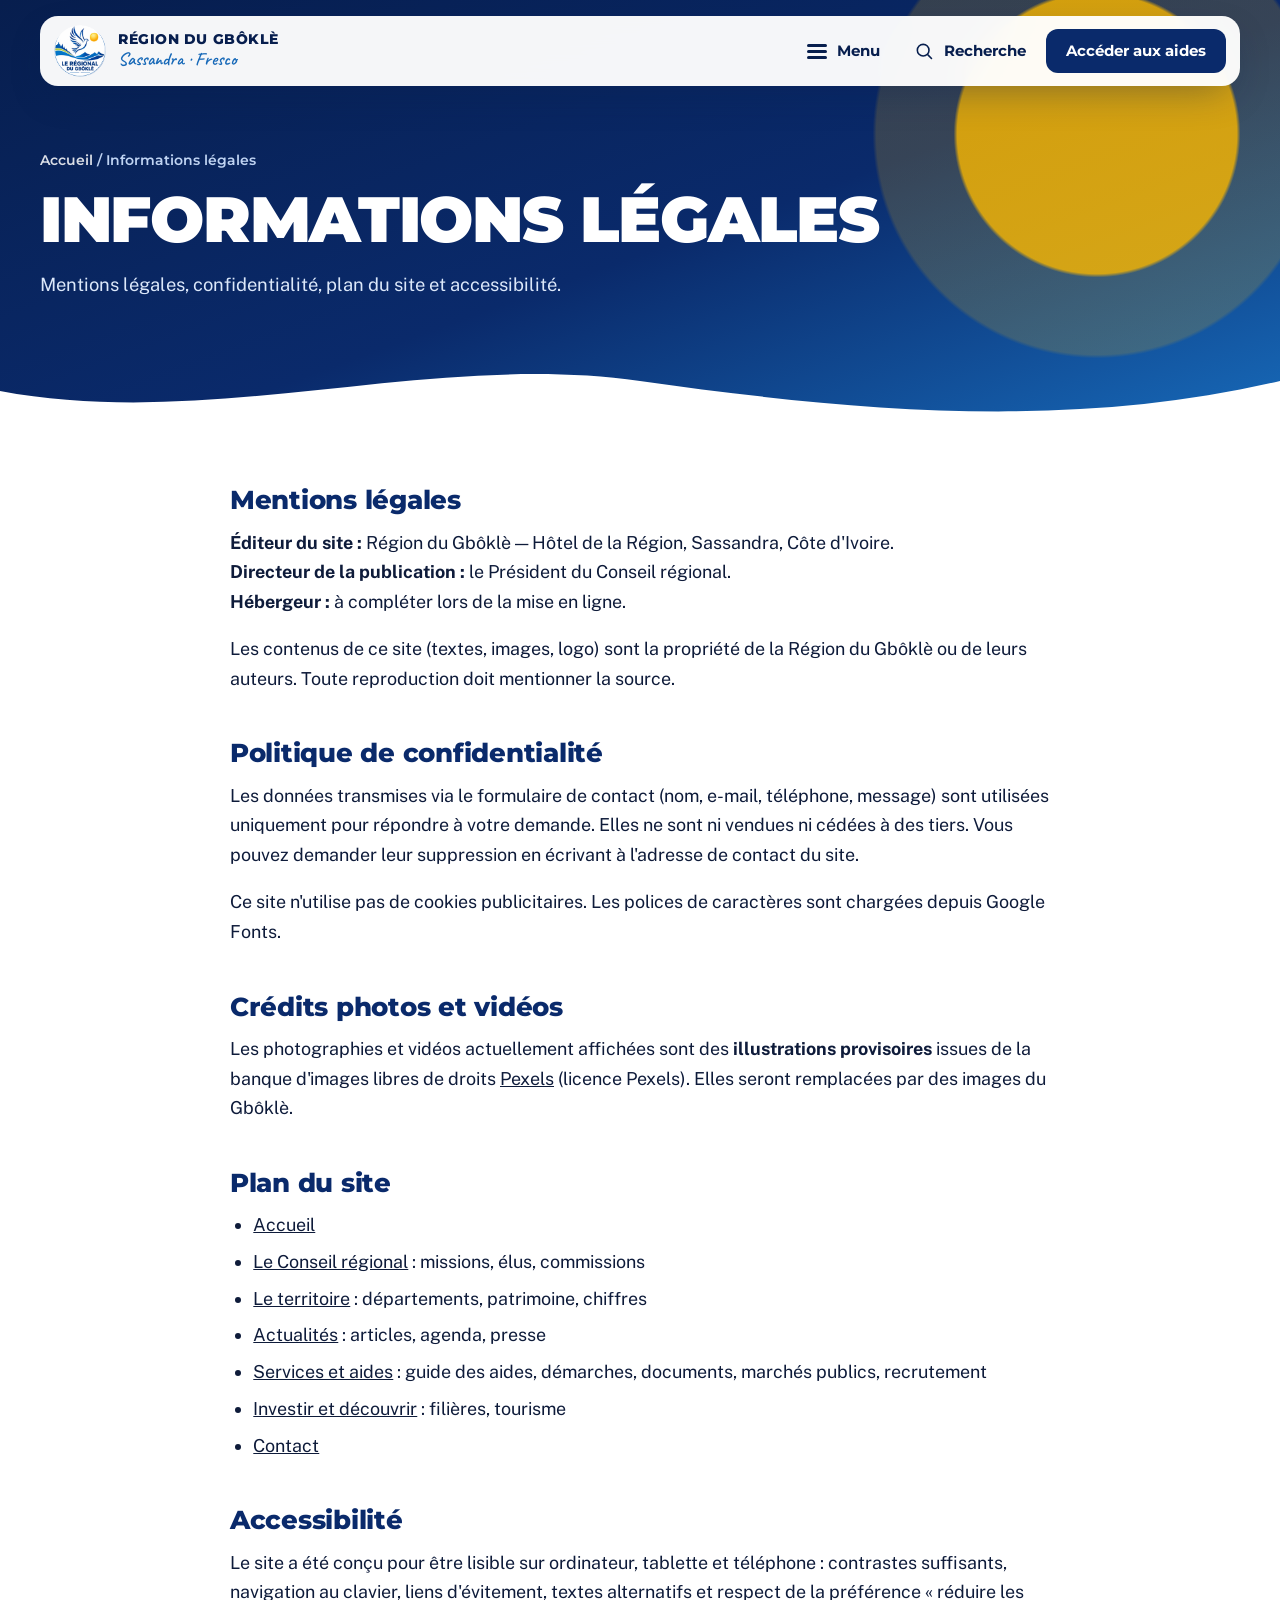
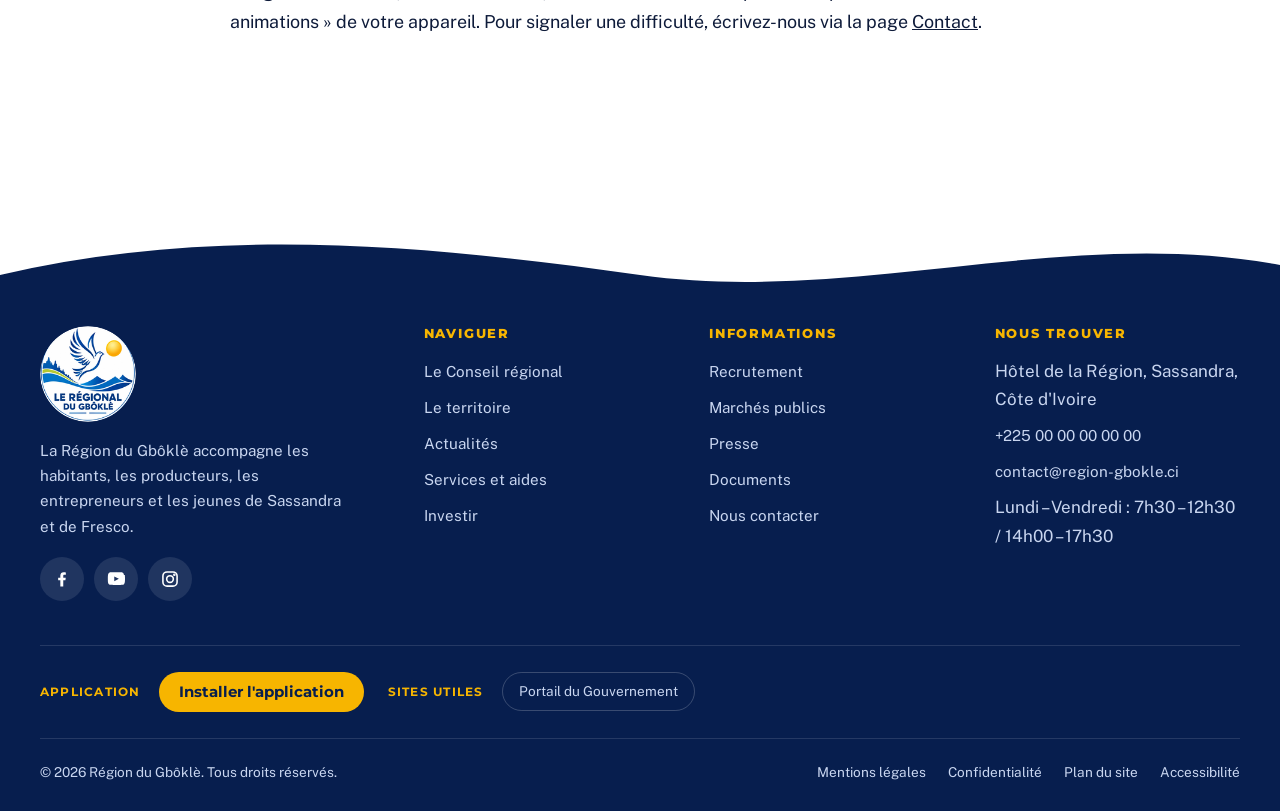
<file: mentions-legales.html>
<!DOCTYPE html>
<html lang="fr" class="no-js">
<head>
<meta charset="utf-8">
<meta name="viewport" content="width=device-width,initial-scale=1,viewport-fit=cover">
<title>Mentions légales et plan du site — Région du Gbôklè</title>
<meta name="description" content="Mentions légales, politique de confidentialité, plan du site et accessibilité du site de la Région du Gbôklè.">
<meta name="robots" content="noindex,nofollow"><meta name="theme-color" content="#0A2A6B">
<link rel="canonical" href="https://www.region-gbokle.ci/mentions-legales.html">
<meta property="og:type" content="website"><meta property="og:locale" content="fr_CI">
<meta property="og:title" content="Mentions légales et plan du site — Région du Gbôklè"><meta property="og:description" content="Mentions légales, politique de confidentialité, plan du site et accessibilité du site de la Région du Gbôklè.">
<meta property="og:image" content="https://www.region-gbokle.ci/assets/icon-512.png"><meta property="og:url" content="https://www.region-gbokle.ci/mentions-legales.html">
<link rel="icon" type="image/png" href="assets/favicon.png">
<link rel="apple-touch-icon" href="assets/apple-touch-icon.png">
<link rel="manifest" href="manifest.webmanifest">
<meta name="mobile-web-app-capable" content="yes"><meta name="apple-mobile-web-app-capable" content="yes"><meta name="apple-mobile-web-app-title" content="Gbôklè"><meta name="apple-mobile-web-app-status-bar-style" content="black-translucent"><meta name="application-name" content="Région du Gbôklè"><meta name="format-detection" content="telephone=no">
<link rel="preconnect" href="https://fonts.googleapis.com"><link rel="preconnect" href="https://fonts.gstatic.com" crossorigin>
<link rel="stylesheet" href="https://fonts.googleapis.com/css2?family=Caveat:wght@600;700&family=Montserrat:wght@500;600;700;800;900&family=Public+Sans:wght@400;500;600;700&display=swap">
<link rel="stylesheet" href="css/style.css">
<script>document.documentElement.classList.remove('no-js')</script>
</head>
<body>
<a class="skip" href="#main">Aller au contenu principal</a>
<div class="progress" aria-hidden="true"></div>
<header class="site-header">
  <div class="header-pill">
    <a class="brand" href="index.html" aria-label="Région du Gbôklè, retour à l'accueil">
      <img src="assets/logo-sm.png" width="52" height="52" alt="">
      <span class="brand-txt"><strong>Région du Gbôklè</strong><span>Sassandra · Fresco</span></span>
    </a>
    <button class="hbtn" id="menuBtn" type="button" aria-expanded="false" aria-controls="megamenu"><span class="burger" aria-hidden="true"><i></i><i></i><i></i></span><span class="lbl">Menu</span></button>
    <button class="hbtn" type="button" data-open-search aria-label="Rechercher sur le site"><svg viewBox="0 0 24 24" fill="none" stroke="currentColor" stroke-width="1.9" stroke-linecap="round" stroke-linejoin="round" aria-hidden="true"><circle cx="11" cy="11" r="7"/><path d="M21 21l-4.3-4.3"/></svg><span class="lbl-s">Recherche</span></button>
    <a class="hbtn cta" href="services.html#aides">Accéder aux aides</a>
  </div>
</header>

<nav class="megamenu" id="megamenu" aria-label="Navigation principale">
  <div class="wrap">
    <div class="mega-grid">
      <div class="mega-col"><h3>Actions au quotidien</h3><ul>
        <li><a href="investir.html#filieres">Agriculture et hévéaculture</a></li>
        <li><a href="investir.html#filieres">Pêche et économie bleue</a></li>
        <li><a href="services.html#aides">Éducation et formation</a></li>
        <li><a href="actualites.html">Infrastructures et pistes rurales</a></li>
        <li><a href="territoire.html#patrimoine">Culture et patrimoine</a></li>
        <li><a href="investir.html#tourisme">Tourisme</a></li>
        <li><a href="services.html#aides">Santé et action sociale</a></li>
        <li><a href="services.html#aides">Environnement</a></li>
      </ul></div>
      <div class="mega-col"><h3>Services aux usagers</h3><ul>
        <li><a href="services.html#aides">Guide des aides régionales</a></li>
        <li><a href="services.html#demarches">Faire une demande d'aide</a></li>
        <li><a href="services.html#documents">Documents à télécharger</a></li>
        <li><a href="services.html#marches">Marchés publics</a></li>
        <li><a href="services.html#recrutement">Recrutement et stages</a></li>
        <li><a href="contact.html">Contacter la Région</a></li>
      </ul></div>
      <div class="mega-col"><h3>Actualités</h3><ul>
        <li><a href="actualites.html">Toutes les actualités</a></li>
        <li><a href="actualites.html#agenda">Agenda de la Région</a></li>
        <li><a href="actualites.html#presse">Espace presse</a></li>
        <li><a href="services.html#marches">Appels d'offres</a></li>
      </ul></div>
      <div class="mega-col"><h3>Institution</h3><ul>
        <li><a href="institution.html">Le Conseil régional</a></li>
        <li><a href="institution.html#elus">Le Président et les élus</a></li>
        <li><a href="institution.html#services">Commissions et services</a></li>
        <li><a href="territoire.html">Le territoire du Gbôklè</a></li>
        <li><a href="investir.html">Investir dans le Gbôklè</a></li>
        <li><a href="mentions-legales.html">Mentions légales</a></li>
      </ul></div>
    </div>
    <div class="mega-foot">
      <span><b data-site="adresse">Hôtel de la Région, Sassandra</b></span>
      <button class="btn btn-sun" type="button" data-install hidden>Installer l'application</button>
      <span>Écrivez-nous : <a data-site="email" data-keep href="mailto:contact@region-gbokle.ci" style="color:var(--sun)">contact@region-gbokle.ci</a></span>
    </div>
  </div>
</nav>

<div class="searchbox" id="searchbox" role="dialog" aria-modal="true" aria-label="Recherche sur le site">
  <div class="search-card">
    <div class="search-row">
      <input id="searchInput" type="search" placeholder="Rechercher : hévéa, bourses, marchés publics…" aria-label="Rechercher" autocomplete="off">
      <button class="search-close" id="searchClose" type="button" aria-label="Fermer la recherche">Fermer</button>
    </div>
    <ul class="search-res" id="searchRes" aria-live="polite"></ul>
  </div>
</div>

<main id="main">
<section class="page-hero">
  <div class="wrap">
    <nav class="crumbs" aria-label="Fil d'Ariane"><a href="index.html">Accueil</a> / Informations légales</nav>
    <h1>Informations légales</h1>
    <p>Mentions légales, confidentialité, plan du site et accessibilité.</p>
  </div>
  <svg class="wave-sep" viewBox="0 0 1440 70" preserveAspectRatio="none" aria-hidden="true"><path d="M0 40C240 80 480 0 720 30s480 50 720 0V70H0z"/></svg>
</section>

<section class="section" style="padding-top:20px">
  <div class="narrow prose">
    <h2 id="mentions">Mentions légales</h2>
    <p><strong>Éditeur du site :</strong> Région du Gbôklè — Hôtel de la Région, Sassandra, Côte d'Ivoire.<br><strong>Directeur de la publication :</strong> le Président du Conseil régional.<br><strong>Hébergeur :</strong> à compléter lors de la mise en ligne.</p>
    <p>Les contenus de ce site (textes, images, logo) sont la propriété de la Région du Gbôklè ou de leurs auteurs. Toute reproduction doit mentionner la source.</p>

    <h2 id="confidentialite">Politique de confidentialité</h2>
    <p>Les données transmises via le formulaire de contact (nom, e-mail, téléphone, message) sont utilisées uniquement pour répondre à votre demande. Elles ne sont ni vendues ni cédées à des tiers. Vous pouvez demander leur suppression en écrivant à l'adresse de contact du site.</p>
    <p>Ce site n'utilise pas de cookies publicitaires. Les polices de caractères sont chargées depuis Google Fonts.</p>

    <h2 id="credits">Crédits photos et vidéos</h2>
    <p>Les photographies et vidéos actuellement affichées sont des <strong>illustrations provisoires</strong> issues de la banque d'images libres de droits <a href="https://www.pexels.com" target="_blank" rel="noopener">Pexels</a> (licence Pexels). Elles seront remplacées par des images du Gbôklè.</p>

    <h2 id="plan">Plan du site</h2>
    <ul>
      <li><a href="index.html">Accueil</a></li>
      <li><a href="institution.html">Le Conseil régional</a> : missions, élus, commissions</li>
      <li><a href="territoire.html">Le territoire</a> : départements, patrimoine, chiffres</li>
      <li><a href="actualites.html">Actualités</a> : articles, agenda, presse</li>
      <li><a href="services.html">Services et aides</a> : guide des aides, démarches, documents, marchés publics, recrutement</li>
      <li><a href="investir.html">Investir et découvrir</a> : filières, tourisme</li>
      <li><a href="contact.html">Contact</a></li>
    </ul>

    <h2 id="accessibilite">Accessibilité</h2>
    <p>Le site a été conçu pour être lisible sur ordinateur, tablette et téléphone : contrastes suffisants, navigation au clavier, liens d'évitement, textes alternatifs et respect de la préférence « réduire les animations » de votre appareil. Pour signaler une difficulté, écrivez-nous via la page <a href="contact.html">Contact</a>.</p>
  </div>
</section>

</main>
<footer class="site-footer">
  <svg class="wave-sep" viewBox="0 0 1440 70" preserveAspectRatio="none" aria-hidden="true"><path d="M0 40C240 80 480 0 720 30s480 50 720 0V70H0z"/></svg>
  <div class="wrap">
    <div class="foot-grid">
      <div class="foot-brand">
        <img src="assets/logo-sm.png" width="96" height="96" alt="Logo de la Région du Gbôklè" loading="lazy">
        <p>La Région du Gbôklè accompagne les habitants, les producteurs, les entrepreneurs et les jeunes de Sassandra et de Fresco.</p>
        <div class="social">
          <a data-site="facebook" data-keep href="#" aria-label="Facebook"><svg viewBox="0 0 24 24" fill="currentColor" aria-hidden="true"><path d="M13.5 21v-7.6h2.6l.4-3h-3V8.4c0-.9.3-1.5 1.6-1.5h1.5V4.2C15.9 4.1 15 4 13.9 4 11.6 4 10 5.4 10 8v2.4H7.4v3H10V21z"/></svg></a>
          <a data-site="youtube" data-keep href="#" aria-label="YouTube"><svg viewBox="0 0 24 24" fill="currentColor" aria-hidden="true"><path d="M21.6 7.2s-.2-1.5-.8-2.2c-.8-.9-1.7-.9-2.1-1C15.9 3.8 12 3.8 12 3.8s-3.9 0-6.7.2c-.4 0-1.3.1-2.1 1-.6.7-.8 2.2-.8 2.2S2.2 9 2.2 10.7v1.6c0 1.8.2 3.5.2 3.5s.2 1.5.8 2.2c.8.9 1.9.9 2.4 1 1.7.2 7.4.2 7.4.2s3.9 0 6.7-.3c.4 0 1.3-.1 2.1-1 .6-.7.8-2.2.8-2.2s.2-1.7.2-3.5v-1.6c0-1.7-.2-3.5-.2-3.5zM9.9 14.6V8.9l5.6 2.9z"/></svg></a>
          <a data-site="instagram" data-keep href="#" aria-label="Instagram"><svg viewBox="0 0 24 24" fill="none" stroke="currentColor" stroke-width="1.9" stroke-linecap="round" stroke-linejoin="round" aria-hidden="true"><rect x="3.5" y="3.5" width="17" height="17" rx="5"/><circle cx="12" cy="12" r="4"/><circle cx="17.2" cy="6.8" r=".6" fill="currentColor"/></svg></a>
        </div>
      </div>
      <div class="foot-col"><h4>Naviguer</h4><ul>
        <li><a href="institution.html">Le Conseil régional</a></li>
        <li><a href="territoire.html">Le territoire</a></li>
        <li><a href="actualites.html">Actualités</a></li>
        <li><a href="services.html">Services et aides</a></li>
        <li><a href="investir.html">Investir</a></li>
      </ul></div>
      <div class="foot-col"><h4>Informations</h4><ul>
        <li><a href="services.html#recrutement">Recrutement</a></li>
        <li><a href="services.html#marches">Marchés publics</a></li>
        <li><a href="actualites.html#presse">Presse</a></li>
        <li><a href="services.html#documents">Documents</a></li>
        <li><a href="contact.html">Nous contacter</a></li>
      </ul></div>
      <div class="foot-col"><h4>Nous trouver</h4><ul>
        <li data-site="adresse">Hôtel de la Région, Sassandra</li>
        <li><a data-site="telephone" href="tel:" >+225 00 00 00 00 00</a></li>
        <li><a data-site="email" href="mailto:">contact@region-gbokle.ci</a></li>
        <li data-site="horaires">Lundi – Vendredi</li>
      </ul></div>
    </div>
    <div class="foot-ecosys"><span>Application</span><button class="btn btn-sun" type="button" data-install hidden style="min-height:40px;padding:6px 18px">Installer l'application</button><span style="margin-left:14px">Sites utiles</span><a href="https://www.gouv.ci" target="_blank" rel="noopener">Portail du Gouvernement</a></div>
    <div class="foot-bottom">
      <span>© <span id="yr">2026</span> Région du Gbôklè. Tous droits réservés.</span>
      <ul>
        <li><a href="mentions-legales.html#mentions">Mentions légales</a></li>
        <li><a href="mentions-legales.html#confidentialite">Confidentialité</a></li>
        <li><a href="mentions-legales.html#plan">Plan du site</a></li>
        <li><a href="mentions-legales.html#accessibilite">Accessibilité</a></li>
      </ul>
    </div>
  </div>
</footer>
<div class="pwa-bar" id="pwaBar" role="dialog" aria-label="Installer l'application" hidden>
  <img src="assets/icon-192.png" width="48" height="48" alt="">
  <div><b>Installer l'application</b><span id="pwaBarTxt">Accédez à la Région du Gbôklè depuis votre écran d'accueil, même avec une connexion faible.</span></div>
  <div class="pwa-act"><button class="btn btn-sun" type="button" id="pwaYes" data-install>Installer</button><button class="btn btn-ghost" type="button" id="pwaNo" aria-label="Fermer">Plus tard</button></div>
</div>
<div class="pwa-toast" id="pwaToast" role="status" aria-live="polite" hidden></div>
<button class="totop" type="button" aria-label="Retour en haut de page"><svg viewBox="0 0 24 24" fill="none" stroke="currentColor" stroke-width="1.9" stroke-linecap="round" stroke-linejoin="round" aria-hidden="true"><path d="M12 19V5M5 12l7-7 7 7"/></svg></button>
<script>document.getElementById('yr').textContent=new Date().getFullYear()</script>
<script src="js/site.js" defer></script>

</body>
</html>
</file>
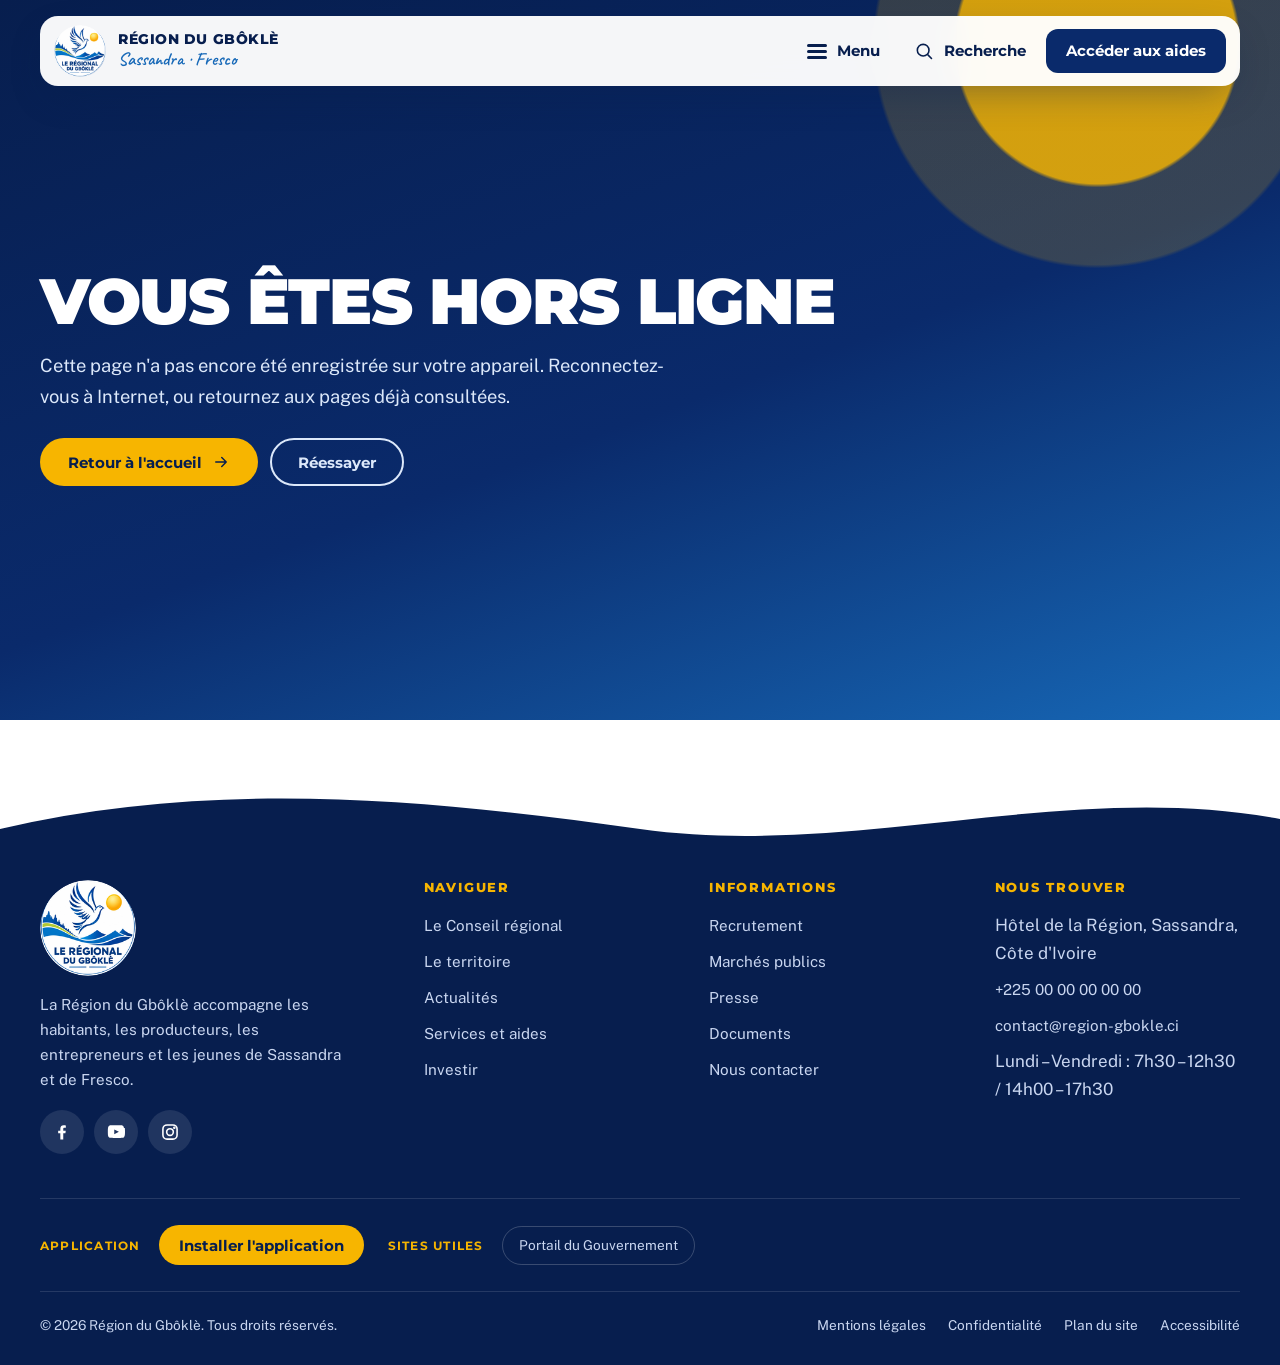
<file: offline.html>
<!DOCTYPE html>
<html lang="fr" class="no-js">
<head>
<meta charset="utf-8">
<meta name="viewport" content="width=device-width,initial-scale=1,viewport-fit=cover">
<title>Hors ligne — Région du Gbôklè</title>
<meta name="description" content="Vous êtes hors ligne. Les pages déjà consultées restent disponibles.">
<meta name="robots" content="noindex,nofollow"><meta name="theme-color" content="#0A2A6B">
<link rel="canonical" href="https://www.region-gbokle.ci/offline.html">
<meta property="og:type" content="website"><meta property="og:locale" content="fr_CI">
<meta property="og:title" content="Hors ligne — Région du Gbôklè"><meta property="og:description" content="Vous êtes hors ligne. Les pages déjà consultées restent disponibles.">
<meta property="og:image" content="https://www.region-gbokle.ci/assets/icon-512.png"><meta property="og:url" content="https://www.region-gbokle.ci/offline.html">
<link rel="icon" type="image/png" href="assets/favicon.png">
<link rel="apple-touch-icon" href="assets/apple-touch-icon.png">
<link rel="manifest" href="manifest.webmanifest">
<meta name="mobile-web-app-capable" content="yes"><meta name="apple-mobile-web-app-capable" content="yes"><meta name="apple-mobile-web-app-title" content="Gbôklè"><meta name="apple-mobile-web-app-status-bar-style" content="black-translucent"><meta name="application-name" content="Région du Gbôklè"><meta name="format-detection" content="telephone=no">
<link rel="preconnect" href="https://fonts.googleapis.com"><link rel="preconnect" href="https://fonts.gstatic.com" crossorigin>
<link rel="stylesheet" href="https://fonts.googleapis.com/css2?family=Caveat:wght@600;700&family=Montserrat:wght@500;600;700;800;900&family=Public+Sans:wght@400;500;600;700&display=swap">
<link rel="stylesheet" href="css/style.css">
<script>document.documentElement.classList.remove('no-js')</script>
<meta name="robots" content="noindex"></head>
<body>
<a class="skip" href="#main">Aller au contenu principal</a>
<div class="progress" aria-hidden="true"></div>
<header class="site-header">
  <div class="header-pill">
    <a class="brand" href="index.html" aria-label="Région du Gbôklè, retour à l'accueil">
      <img src="assets/logo-sm.png" width="52" height="52" alt="">
      <span class="brand-txt"><strong>Région du Gbôklè</strong><span>Sassandra · Fresco</span></span>
    </a>
    <button class="hbtn" id="menuBtn" type="button" aria-expanded="false" aria-controls="megamenu"><span class="burger" aria-hidden="true"><i></i><i></i><i></i></span><span class="lbl">Menu</span></button>
    <button class="hbtn" type="button" data-open-search aria-label="Rechercher sur le site"><svg viewBox="0 0 24 24" fill="none" stroke="currentColor" stroke-width="1.9" stroke-linecap="round" stroke-linejoin="round" aria-hidden="true"><circle cx="11" cy="11" r="7"/><path d="M21 21l-4.3-4.3"/></svg><span class="lbl-s">Recherche</span></button>
    <a class="hbtn cta" href="services.html#aides">Accéder aux aides</a>
  </div>
</header>

<nav class="megamenu" id="megamenu" aria-label="Navigation principale">
  <div class="wrap">
    <div class="mega-grid">
      <div class="mega-col"><h3>Actions au quotidien</h3><ul>
        <li><a href="investir.html#filieres">Agriculture et hévéaculture</a></li>
        <li><a href="investir.html#filieres">Pêche et économie bleue</a></li>
        <li><a href="services.html#aides">Éducation et formation</a></li>
        <li><a href="actualites.html">Infrastructures et pistes rurales</a></li>
        <li><a href="territoire.html#patrimoine">Culture et patrimoine</a></li>
        <li><a href="investir.html#tourisme">Tourisme</a></li>
        <li><a href="services.html#aides">Santé et action sociale</a></li>
        <li><a href="services.html#aides">Environnement</a></li>
      </ul></div>
      <div class="mega-col"><h3>Services aux usagers</h3><ul>
        <li><a href="services.html#aides">Guide des aides régionales</a></li>
        <li><a href="services.html#demarches">Faire une demande d'aide</a></li>
        <li><a href="services.html#documents">Documents à télécharger</a></li>
        <li><a href="services.html#marches">Marchés publics</a></li>
        <li><a href="services.html#recrutement">Recrutement et stages</a></li>
        <li><a href="contact.html">Contacter la Région</a></li>
      </ul></div>
      <div class="mega-col"><h3>Actualités</h3><ul>
        <li><a href="actualites.html">Toutes les actualités</a></li>
        <li><a href="actualites.html#agenda">Agenda de la Région</a></li>
        <li><a href="actualites.html#presse">Espace presse</a></li>
        <li><a href="services.html#marches">Appels d'offres</a></li>
      </ul></div>
      <div class="mega-col"><h3>Institution</h3><ul>
        <li><a href="institution.html">Le Conseil régional</a></li>
        <li><a href="institution.html#elus">Le Président et les élus</a></li>
        <li><a href="institution.html#services">Commissions et services</a></li>
        <li><a href="territoire.html">Le territoire du Gbôklè</a></li>
        <li><a href="investir.html">Investir dans le Gbôklè</a></li>
        <li><a href="mentions-legales.html">Mentions légales</a></li>
      </ul></div>
    </div>
    <div class="mega-foot">
      <span><b data-site="adresse">Hôtel de la Région, Sassandra</b></span>
      <button class="btn btn-sun" type="button" data-install hidden>Installer l'application</button>
      <span>Écrivez-nous : <a data-site="email" data-keep href="mailto:contact@region-gbokle.ci" style="color:var(--sun)">contact@region-gbokle.ci</a></span>
    </div>
  </div>
</nav>

<div class="searchbox" id="searchbox" role="dialog" aria-modal="true" aria-label="Recherche sur le site">
  <div class="search-card">
    <div class="search-row">
      <input id="searchInput" type="search" placeholder="Rechercher : hévéa, bourses, marchés publics…" aria-label="Rechercher" autocomplete="off">
      <button class="search-close" id="searchClose" type="button" aria-label="Fermer la recherche">Fermer</button>
    </div>
    <ul class="search-res" id="searchRes" aria-live="polite"></ul>
  </div>
</div>

<main id="main">
<section class="page-hero" style="min-height:80svh;display:flex;align-items:center">
  <div class="wrap">
    <h1>Vous êtes hors ligne</h1>
    <p>Cette page n'a pas encore été enregistrée sur votre appareil. Reconnectez-vous à Internet, ou retournez aux pages déjà consultées.</p>
    <p style="margin-top:26px"><a class="btn btn-sun" href="index.html">Retour à l'accueil <svg viewBox="0 0 24 24" fill="none" stroke="currentColor" stroke-width="1.9" stroke-linecap="round" stroke-linejoin="round" aria-hidden="true"><path d="M5 12h14M13 6l6 6-6 6"/></svg></a> &nbsp; <button class="btn btn-ghost" type="button" onclick="location.reload()">Réessayer</button></p>
  </div>
</section>

</main>
<footer class="site-footer">
  <svg class="wave-sep" viewBox="0 0 1440 70" preserveAspectRatio="none" aria-hidden="true"><path d="M0 40C240 80 480 0 720 30s480 50 720 0V70H0z"/></svg>
  <div class="wrap">
    <div class="foot-grid">
      <div class="foot-brand">
        <img src="assets/logo-sm.png" width="96" height="96" alt="Logo de la Région du Gbôklè" loading="lazy">
        <p>La Région du Gbôklè accompagne les habitants, les producteurs, les entrepreneurs et les jeunes de Sassandra et de Fresco.</p>
        <div class="social">
          <a data-site="facebook" data-keep href="#" aria-label="Facebook"><svg viewBox="0 0 24 24" fill="currentColor" aria-hidden="true"><path d="M13.5 21v-7.6h2.6l.4-3h-3V8.4c0-.9.3-1.5 1.6-1.5h1.5V4.2C15.9 4.1 15 4 13.9 4 11.6 4 10 5.4 10 8v2.4H7.4v3H10V21z"/></svg></a>
          <a data-site="youtube" data-keep href="#" aria-label="YouTube"><svg viewBox="0 0 24 24" fill="currentColor" aria-hidden="true"><path d="M21.6 7.2s-.2-1.5-.8-2.2c-.8-.9-1.7-.9-2.1-1C15.9 3.8 12 3.8 12 3.8s-3.9 0-6.7.2c-.4 0-1.3.1-2.1 1-.6.7-.8 2.2-.8 2.2S2.2 9 2.2 10.7v1.6c0 1.8.2 3.5.2 3.5s.2 1.5.8 2.2c.8.9 1.9.9 2.4 1 1.7.2 7.4.2 7.4.2s3.9 0 6.7-.3c.4 0 1.3-.1 2.1-1 .6-.7.8-2.2.8-2.2s.2-1.7.2-3.5v-1.6c0-1.7-.2-3.5-.2-3.5zM9.9 14.6V8.9l5.6 2.9z"/></svg></a>
          <a data-site="instagram" data-keep href="#" aria-label="Instagram"><svg viewBox="0 0 24 24" fill="none" stroke="currentColor" stroke-width="1.9" stroke-linecap="round" stroke-linejoin="round" aria-hidden="true"><rect x="3.5" y="3.5" width="17" height="17" rx="5"/><circle cx="12" cy="12" r="4"/><circle cx="17.2" cy="6.8" r=".6" fill="currentColor"/></svg></a>
        </div>
      </div>
      <div class="foot-col"><h4>Naviguer</h4><ul>
        <li><a href="institution.html">Le Conseil régional</a></li>
        <li><a href="territoire.html">Le territoire</a></li>
        <li><a href="actualites.html">Actualités</a></li>
        <li><a href="services.html">Services et aides</a></li>
        <li><a href="investir.html">Investir</a></li>
      </ul></div>
      <div class="foot-col"><h4>Informations</h4><ul>
        <li><a href="services.html#recrutement">Recrutement</a></li>
        <li><a href="services.html#marches">Marchés publics</a></li>
        <li><a href="actualites.html#presse">Presse</a></li>
        <li><a href="services.html#documents">Documents</a></li>
        <li><a href="contact.html">Nous contacter</a></li>
      </ul></div>
      <div class="foot-col"><h4>Nous trouver</h4><ul>
        <li data-site="adresse">Hôtel de la Région, Sassandra</li>
        <li><a data-site="telephone" href="tel:" >+225 00 00 00 00 00</a></li>
        <li><a data-site="email" href="mailto:">contact@region-gbokle.ci</a></li>
        <li data-site="horaires">Lundi – Vendredi</li>
      </ul></div>
    </div>
    <div class="foot-ecosys"><span>Application</span><button class="btn btn-sun" type="button" data-install hidden style="min-height:40px;padding:6px 18px">Installer l'application</button><span style="margin-left:14px">Sites utiles</span><a href="https://www.gouv.ci" target="_blank" rel="noopener">Portail du Gouvernement</a></div>
    <div class="foot-bottom">
      <span>© <span id="yr">2026</span> Région du Gbôklè. Tous droits réservés.</span>
      <ul>
        <li><a href="mentions-legales.html#mentions">Mentions légales</a></li>
        <li><a href="mentions-legales.html#confidentialite">Confidentialité</a></li>
        <li><a href="mentions-legales.html#plan">Plan du site</a></li>
        <li><a href="mentions-legales.html#accessibilite">Accessibilité</a></li>
      </ul>
    </div>
  </div>
</footer>
<div class="pwa-bar" id="pwaBar" role="dialog" aria-label="Installer l'application" hidden>
  <img src="assets/icon-192.png" width="48" height="48" alt="">
  <div><b>Installer l'application</b><span id="pwaBarTxt">Accédez à la Région du Gbôklè depuis votre écran d'accueil, même avec une connexion faible.</span></div>
  <div class="pwa-act"><button class="btn btn-sun" type="button" id="pwaYes" data-install>Installer</button><button class="btn btn-ghost" type="button" id="pwaNo" aria-label="Fermer">Plus tard</button></div>
</div>
<div class="pwa-toast" id="pwaToast" role="status" aria-live="polite" hidden></div>
<button class="totop" type="button" aria-label="Retour en haut de page"><svg viewBox="0 0 24 24" fill="none" stroke="currentColor" stroke-width="1.9" stroke-linecap="round" stroke-linejoin="round" aria-hidden="true"><path d="M12 19V5M5 12l7-7 7 7"/></svg></button>
<script>document.getElementById('yr').textContent=new Date().getFullYear()</script>
<script src="js/site.js" defer></script>

</body>
</html>
</file>
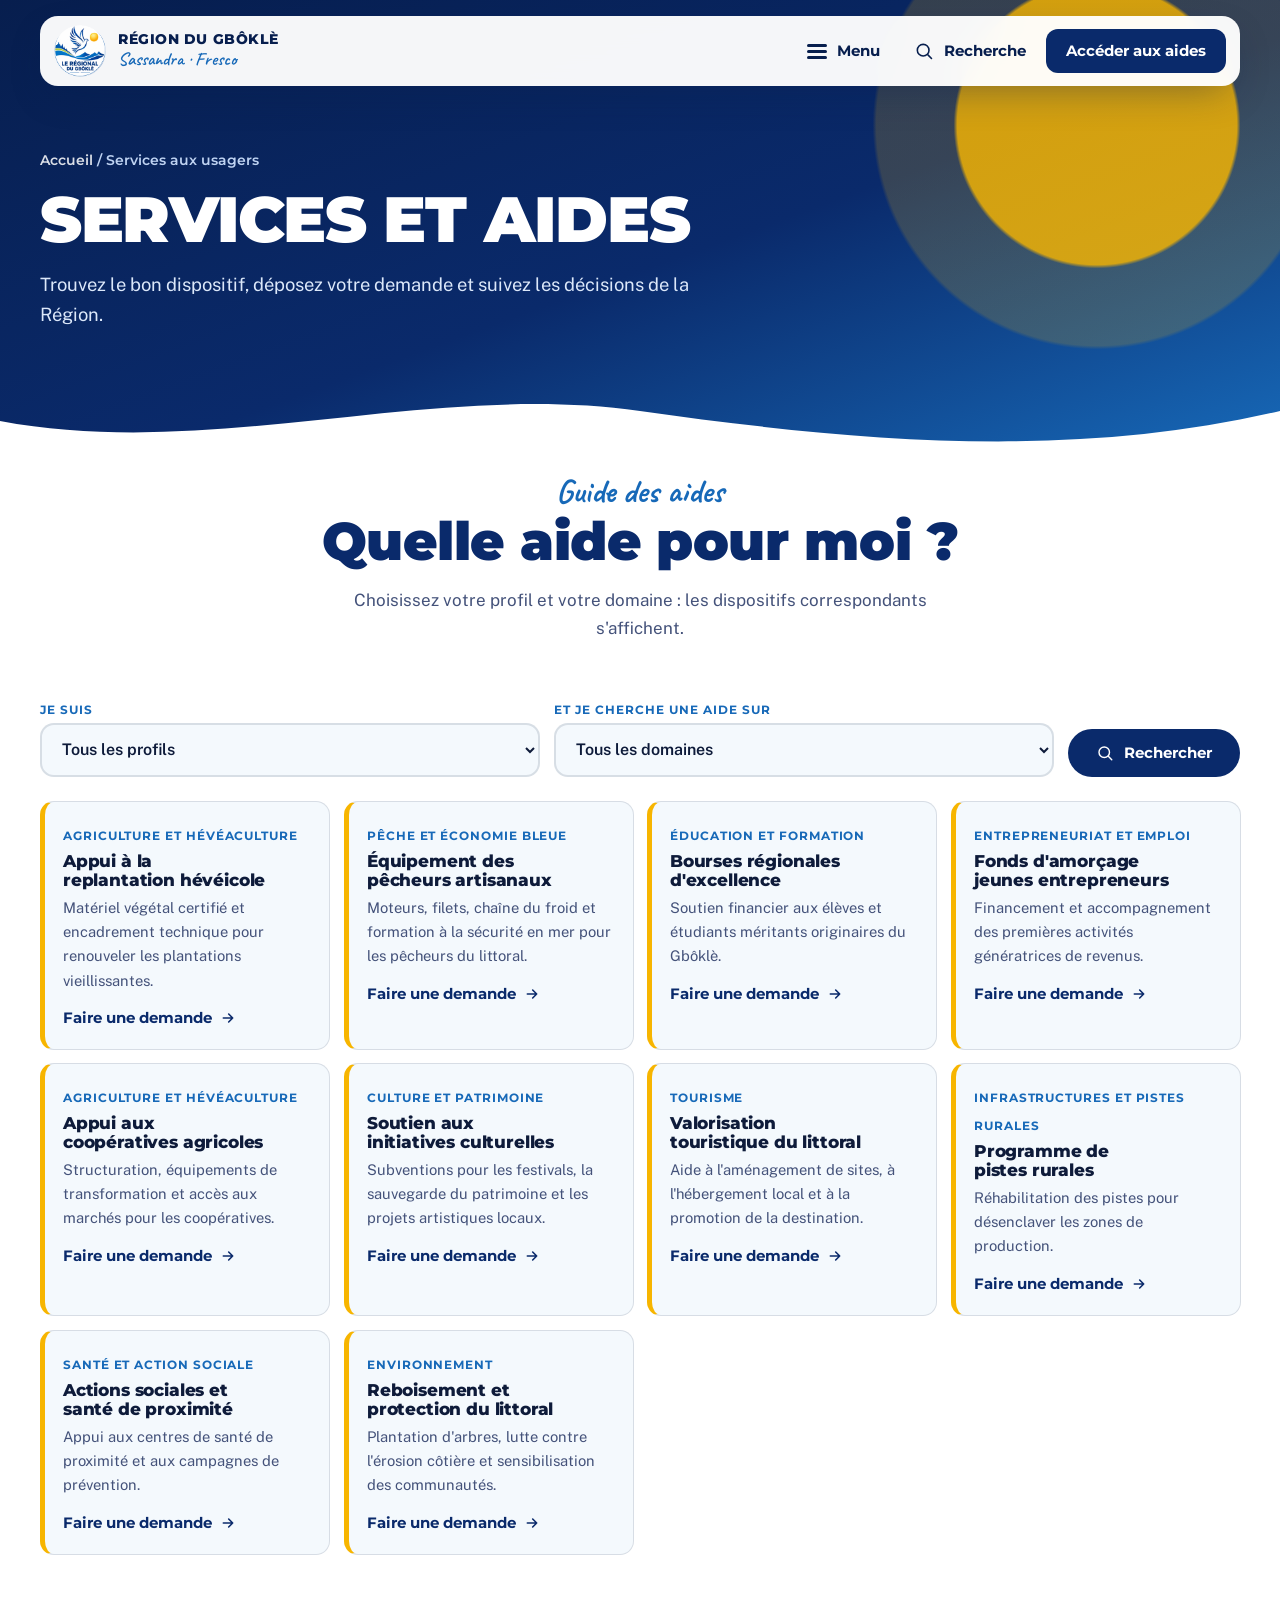
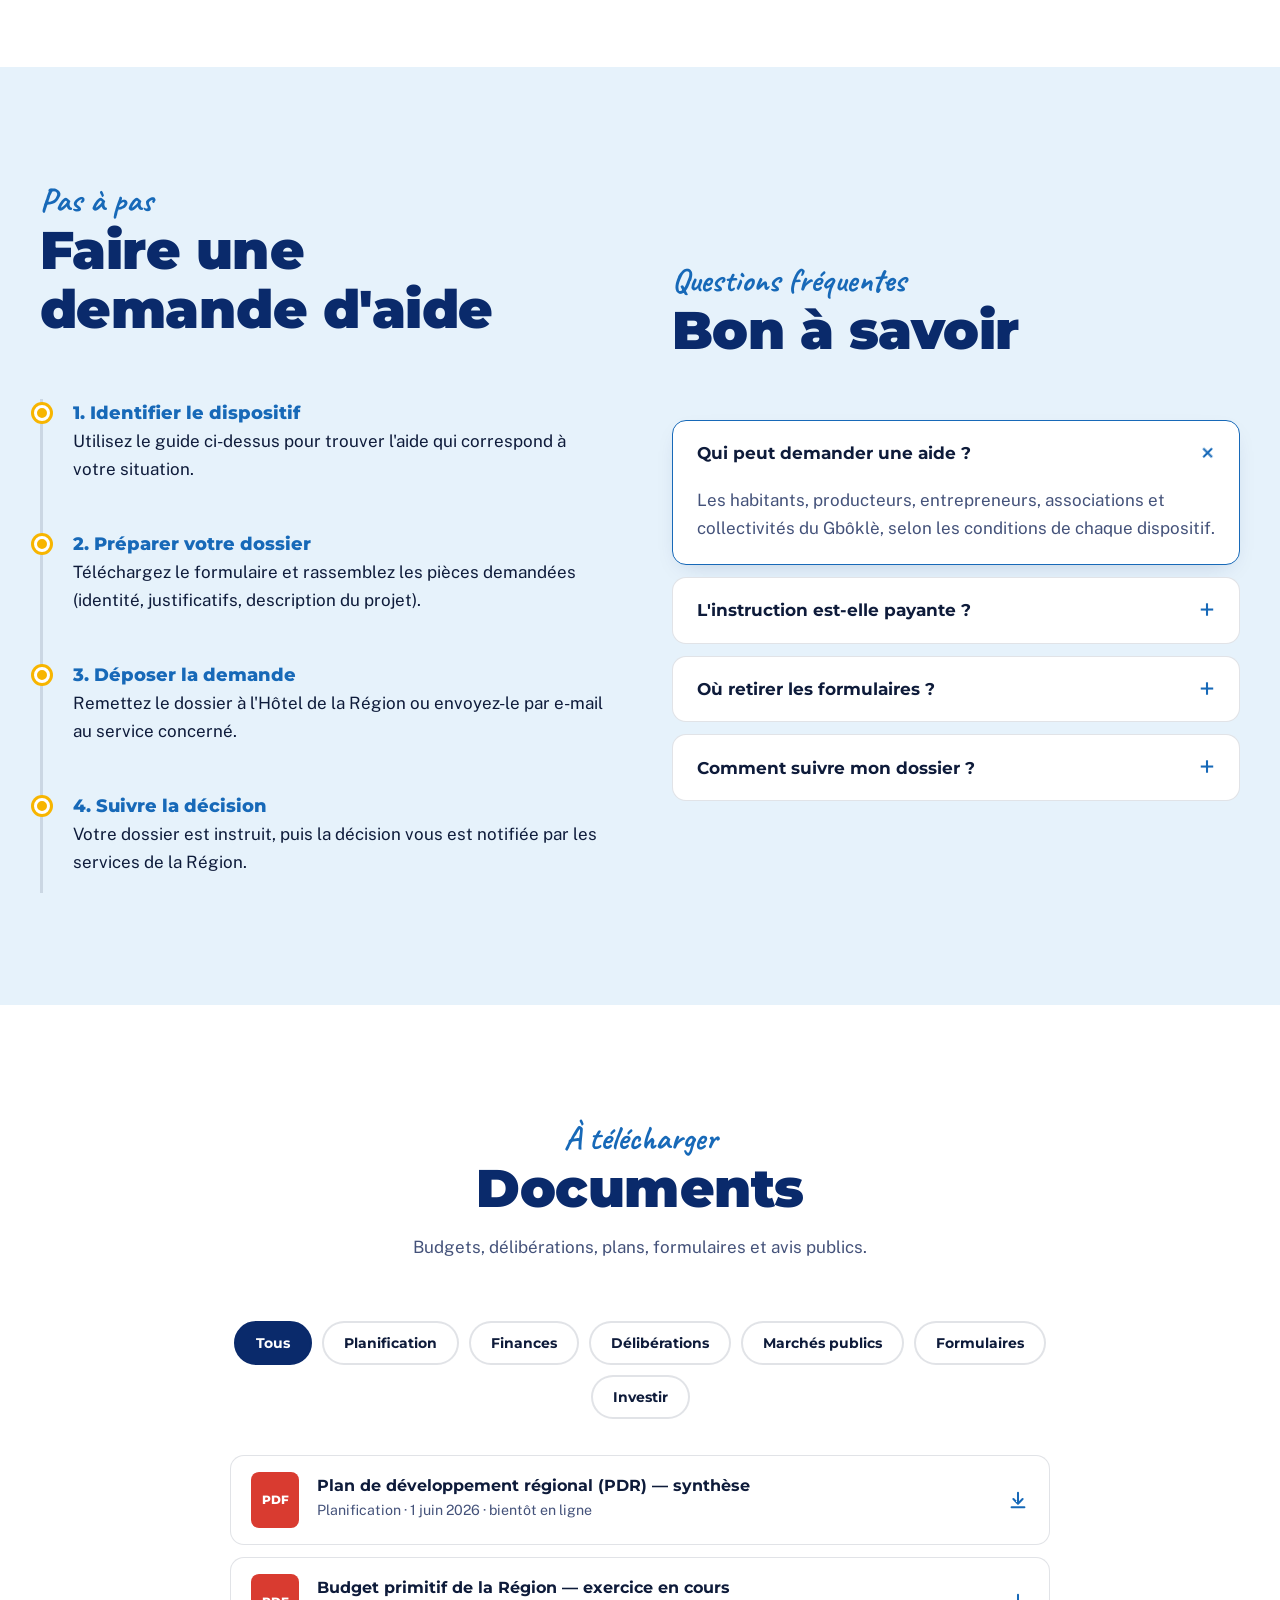
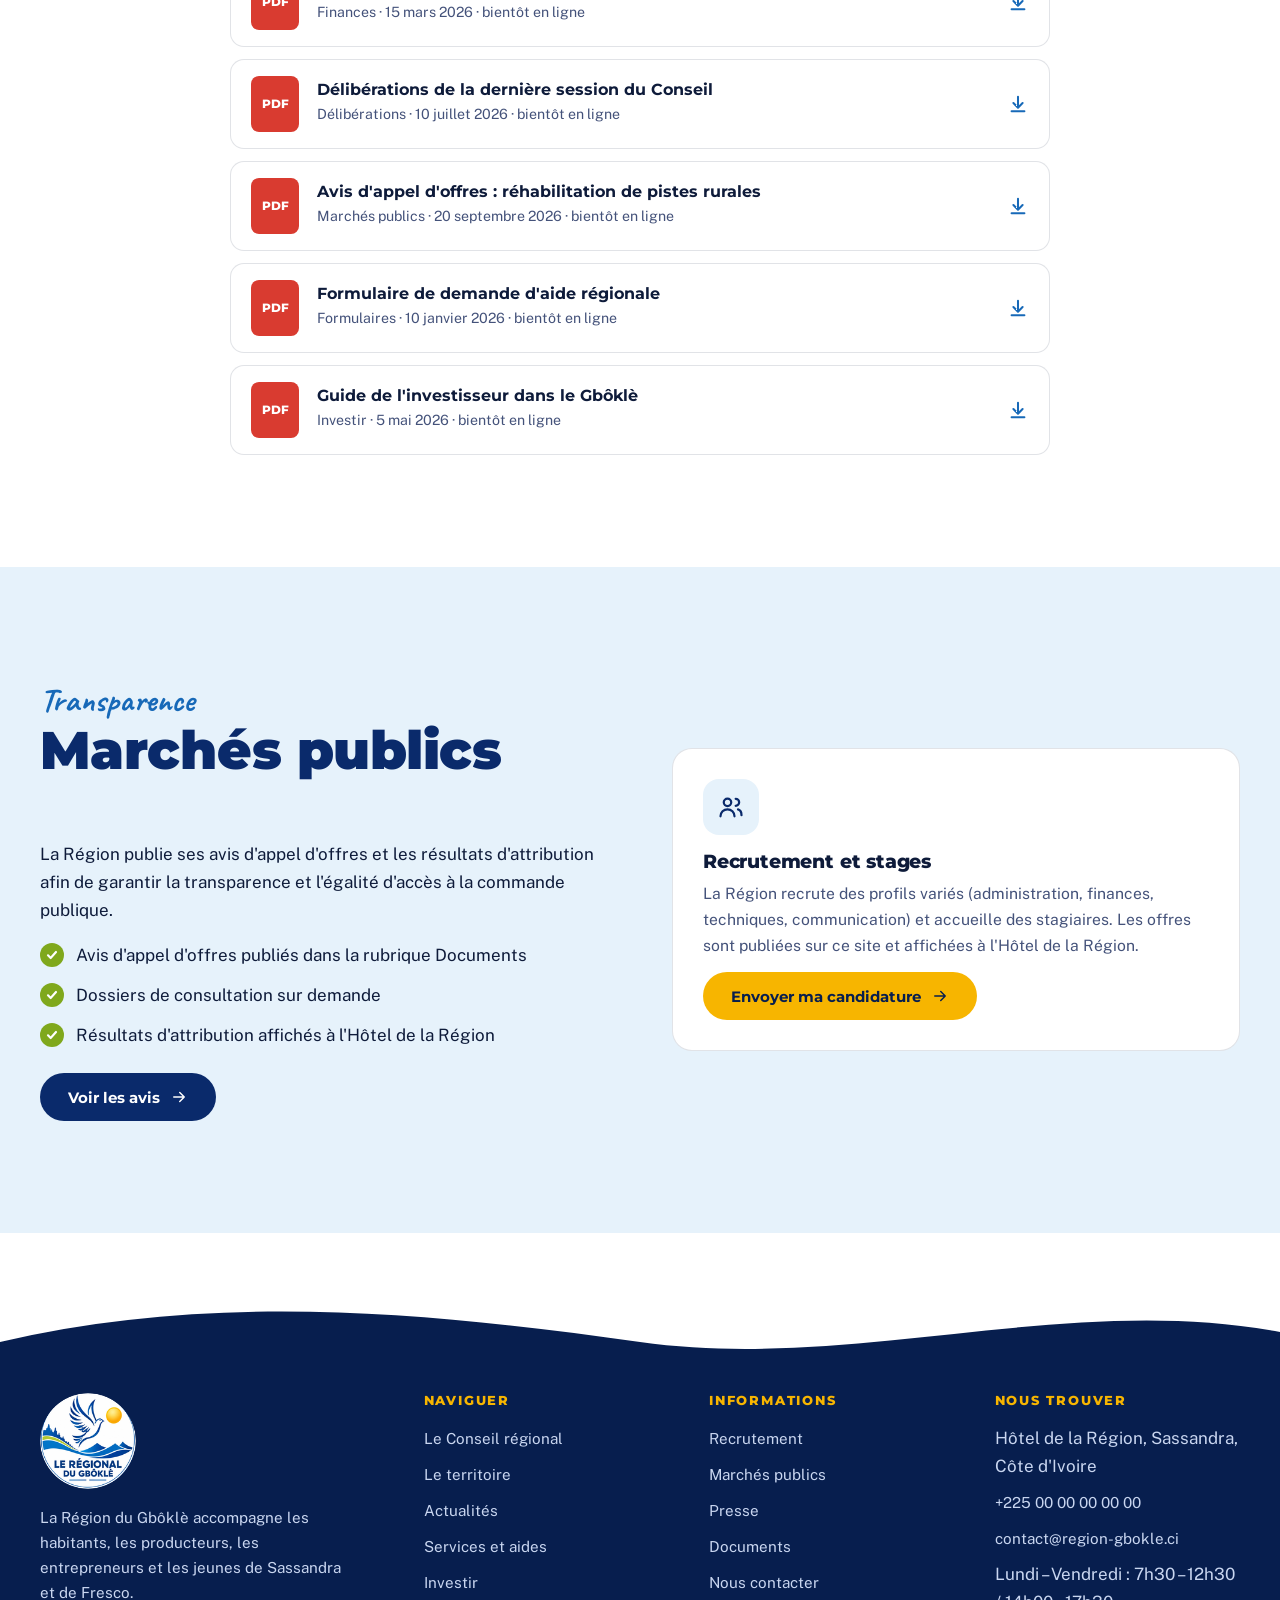
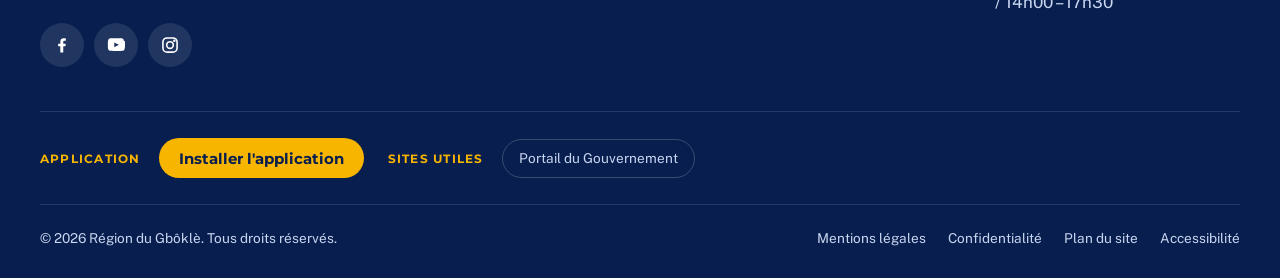
<file: services.html>
<!DOCTYPE html>
<html lang="fr" class="no-js">
<head>
<meta charset="utf-8">
<meta name="viewport" content="width=device-width,initial-scale=1,viewport-fit=cover">
<title>Services et aides — Région du Gbôklè</title>
<meta name="description" content="Guide des aides régionales, démarches, documents à télécharger, marchés publics et recrutement à la Région du Gbôklè.">
<meta name="robots" content="noindex,nofollow"><meta name="theme-color" content="#0A2A6B">
<link rel="canonical" href="https://www.region-gbokle.ci/services.html">
<meta property="og:type" content="website"><meta property="og:locale" content="fr_CI">
<meta property="og:title" content="Services et aides — Région du Gbôklè"><meta property="og:description" content="Guide des aides régionales, démarches, documents à télécharger, marchés publics et recrutement à la Région du Gbôklè.">
<meta property="og:image" content="https://www.region-gbokle.ci/assets/icon-512.png"><meta property="og:url" content="https://www.region-gbokle.ci/services.html">
<link rel="icon" type="image/png" href="assets/favicon.png">
<link rel="apple-touch-icon" href="assets/apple-touch-icon.png">
<link rel="manifest" href="manifest.webmanifest">
<meta name="mobile-web-app-capable" content="yes"><meta name="apple-mobile-web-app-capable" content="yes"><meta name="apple-mobile-web-app-title" content="Gbôklè"><meta name="apple-mobile-web-app-status-bar-style" content="black-translucent"><meta name="application-name" content="Région du Gbôklè"><meta name="format-detection" content="telephone=no">
<link rel="preconnect" href="https://fonts.googleapis.com"><link rel="preconnect" href="https://fonts.gstatic.com" crossorigin>
<link rel="stylesheet" href="https://fonts.googleapis.com/css2?family=Caveat:wght@600;700&family=Montserrat:wght@500;600;700;800;900&family=Public+Sans:wght@400;500;600;700&display=swap">
<link rel="stylesheet" href="css/style.css">
<script>document.documentElement.classList.remove('no-js')</script>
</head>
<body>
<a class="skip" href="#main">Aller au contenu principal</a>
<div class="progress" aria-hidden="true"></div>
<header class="site-header">
  <div class="header-pill">
    <a class="brand" href="index.html" aria-label="Région du Gbôklè, retour à l'accueil">
      <img src="assets/logo-sm.png" width="52" height="52" alt="">
      <span class="brand-txt"><strong>Région du Gbôklè</strong><span>Sassandra · Fresco</span></span>
    </a>
    <button class="hbtn" id="menuBtn" type="button" aria-expanded="false" aria-controls="megamenu"><span class="burger" aria-hidden="true"><i></i><i></i><i></i></span><span class="lbl">Menu</span></button>
    <button class="hbtn" type="button" data-open-search aria-label="Rechercher sur le site"><svg viewBox="0 0 24 24" fill="none" stroke="currentColor" stroke-width="1.9" stroke-linecap="round" stroke-linejoin="round" aria-hidden="true"><circle cx="11" cy="11" r="7"/><path d="M21 21l-4.3-4.3"/></svg><span class="lbl-s">Recherche</span></button>
    <a class="hbtn cta" href="services.html#aides">Accéder aux aides</a>
  </div>
</header>

<nav class="megamenu" id="megamenu" aria-label="Navigation principale">
  <div class="wrap">
    <div class="mega-grid">
      <div class="mega-col"><h3>Actions au quotidien</h3><ul>
        <li><a href="investir.html#filieres">Agriculture et hévéaculture</a></li>
        <li><a href="investir.html#filieres">Pêche et économie bleue</a></li>
        <li><a href="services.html#aides">Éducation et formation</a></li>
        <li><a href="actualites.html">Infrastructures et pistes rurales</a></li>
        <li><a href="territoire.html#patrimoine">Culture et patrimoine</a></li>
        <li><a href="investir.html#tourisme">Tourisme</a></li>
        <li><a href="services.html#aides">Santé et action sociale</a></li>
        <li><a href="services.html#aides">Environnement</a></li>
      </ul></div>
      <div class="mega-col"><h3>Services aux usagers</h3><ul>
        <li><a href="services.html#aides">Guide des aides régionales</a></li>
        <li><a href="services.html#demarches">Faire une demande d'aide</a></li>
        <li><a href="services.html#documents">Documents à télécharger</a></li>
        <li><a href="services.html#marches">Marchés publics</a></li>
        <li><a href="services.html#recrutement">Recrutement et stages</a></li>
        <li><a href="contact.html">Contacter la Région</a></li>
      </ul></div>
      <div class="mega-col"><h3>Actualités</h3><ul>
        <li><a href="actualites.html">Toutes les actualités</a></li>
        <li><a href="actualites.html#agenda">Agenda de la Région</a></li>
        <li><a href="actualites.html#presse">Espace presse</a></li>
        <li><a href="services.html#marches">Appels d'offres</a></li>
      </ul></div>
      <div class="mega-col"><h3>Institution</h3><ul>
        <li><a href="institution.html">Le Conseil régional</a></li>
        <li><a href="institution.html#elus">Le Président et les élus</a></li>
        <li><a href="institution.html#services">Commissions et services</a></li>
        <li><a href="territoire.html">Le territoire du Gbôklè</a></li>
        <li><a href="investir.html">Investir dans le Gbôklè</a></li>
        <li><a href="mentions-legales.html">Mentions légales</a></li>
      </ul></div>
    </div>
    <div class="mega-foot">
      <span><b data-site="adresse">Hôtel de la Région, Sassandra</b></span>
      <button class="btn btn-sun" type="button" data-install hidden>Installer l'application</button>
      <span>Écrivez-nous : <a data-site="email" data-keep href="mailto:contact@region-gbokle.ci" style="color:var(--sun)">contact@region-gbokle.ci</a></span>
    </div>
  </div>
</nav>

<div class="searchbox" id="searchbox" role="dialog" aria-modal="true" aria-label="Recherche sur le site">
  <div class="search-card">
    <div class="search-row">
      <input id="searchInput" type="search" placeholder="Rechercher : hévéa, bourses, marchés publics…" aria-label="Rechercher" autocomplete="off">
      <button class="search-close" id="searchClose" type="button" aria-label="Fermer la recherche">Fermer</button>
    </div>
    <ul class="search-res" id="searchRes" aria-live="polite"></ul>
  </div>
</div>

<main id="main">
<section class="page-hero">
  <div class="wrap">
    <nav class="crumbs" aria-label="Fil d'Ariane"><a href="index.html">Accueil</a> / Services aux usagers</nav>
    <h1>Services et aides</h1>
    <p>Trouvez le bon dispositif, déposez votre demande et suivez les décisions de la Région.</p>
  </div>
  <svg class="wave-sep" viewBox="0 0 1440 70" preserveAspectRatio="none" aria-hidden="true"><path d="M0 40C240 80 480 0 720 30s480 50 720 0V70H0z"/></svg>
</section>

<section class="section" id="aides" style="padding-top:20px">
  <div class="wrap">
    <div class="sec-head" data-reveal><span class="kicker">Guide des aides</span><h2>Quelle aide pour moi ?</h2><p>Choisissez votre profil et votre domaine : les dispositifs correspondants s'affichent.</p></div>
    <form class="finder-form" id="finderForm" data-auto data-reveal>
      <div class="fld"><label for="fProfil">Je suis</label><select id="fProfil"></select></div>
      <div class="fld"><label for="fTheme">et je cherche une aide sur</label><select id="fTheme"></select></div>
      <button class="btn btn-primary" type="submit"><svg viewBox="0 0 24 24" fill="none" stroke="currentColor" stroke-width="1.9" stroke-linecap="round" stroke-linejoin="round" aria-hidden="true"><circle cx="11" cy="11" r="7"/><path d="M21 21l-4.3-4.3"/></svg> Rechercher</button>
    </form>
    <div class="finder-res" id="finderRes" aria-live="polite"></div>
  </div>
</section>

<section class="section sky" id="demarches">
  <div class="wrap split">
    <div data-reveal="left">
      <div class="sec-head left"><span class="kicker">Pas à pas</span><h2>Faire une demande d'aide</h2></div>
      <div class="timeline">
        <div class="tl"><b>1. Identifier le dispositif</b><p>Utilisez le guide ci-dessus pour trouver l'aide qui correspond à votre situation.</p></div>
        <div class="tl"><b>2. Préparer votre dossier</b><p>Téléchargez le formulaire et rassemblez les pièces demandées (identité, justificatifs, description du projet).</p></div>
        <div class="tl"><b>3. Déposer la demande</b><p>Remettez le dossier à l'Hôtel de la Région ou envoyez-le par e-mail au service concerné.</p></div>
        <div class="tl"><b>4. Suivre la décision</b><p>Votre dossier est instruit, puis la décision vous est notifiée par les services de la Région.</p></div>
      </div>
    </div>
    <div data-reveal="right">
      <div class="sec-head left"><span class="kicker">Questions fréquentes</span><h2>Bon à savoir</h2></div>
      <details class="acc" open><summary>Qui peut demander une aide ?</summary><div class="acc-body">Les habitants, producteurs, entrepreneurs, associations et collectivités du Gbôklè, selon les conditions de chaque dispositif.</div></details>
      <details class="acc"><summary>L'instruction est-elle payante ?</summary><div class="acc-body">Non. Le dépôt et l'instruction d'un dossier sont gratuits. Méfiez-vous de toute personne qui vous demande de l'argent pour « accélérer » un dossier.</div></details>
      <details class="acc"><summary>Où retirer les formulaires ?</summary><div class="acc-body">Dans la rubrique Documents ci-dessous, ou directement auprès de l'accueil de l'Hôtel de la Région.</div></details>
      <details class="acc"><summary>Comment suivre mon dossier ?</summary><div class="acc-body">Contactez le service concerné via la page Contact en rappelant le nom du dispositif demandé.</div></details>
    </div>
  </div>
</section>

<section class="section" id="documents">
  <div class="narrow">
    <div class="sec-head" data-reveal><span class="kicker">À télécharger</span><h2>Documents</h2><p>Budgets, délibérations, plans, formulaires et avis publics.</p></div>
    <div class="filters" id="docFilters" role="group" aria-label="Filtrer les documents"></div>
    <div class="docs" id="docsList" data-needs-data></div>
  </div>
</section>

<section class="section sky" id="marches">
  <div class="wrap split">
    <div data-reveal="left">
      <div class="sec-head left"><span class="kicker">Transparence</span><h2>Marchés publics</h2></div>
      <p>La Région publie ses avis d'appel d'offres et les résultats d'attribution afin de garantir la transparence et l'égalité d'accès à la commande publique.</p>
      <ul class="checks"><li>Avis d'appel d'offres publiés dans la rubrique Documents</li><li>Dossiers de consultation sur demande</li><li>Résultats d'attribution affichés à l'Hôtel de la Région</li></ul>
      <a class="btn btn-primary" href="#documents">Voir les avis <svg viewBox="0 0 24 24" fill="none" stroke="currentColor" stroke-width="1.9" stroke-linecap="round" stroke-linejoin="round" aria-hidden="true"><path d="M5 12h14M13 6l6 6-6 6"/></svg></a>
    </div>
    <div data-reveal="right" id="recrutement">
      <div class="card">
        <span class="ico"><svg viewBox="0 0 24 24" fill="none" stroke="currentColor" stroke-width="1.9" stroke-linecap="round" stroke-linejoin="round" aria-hidden="true"><circle cx="9" cy="8" r="3.2"/><path d="M3 20c0-3.5 2.7-6 6-6s6 2.5 6 6M16 5a3 3 0 0 1 0 6M18 14c2 .6 3 2.6 3 5"/></svg></span><h3>Recrutement et stages</h3>
        <p>La Région recrute des profils variés (administration, finances, techniques, communication) et accueille des stagiaires. Les offres sont publiées sur ce site et affichées à l'Hôtel de la Région.</p>
        <a class="btn btn-sun" href="contact.html">Envoyer ma candidature <svg viewBox="0 0 24 24" fill="none" stroke="currentColor" stroke-width="1.9" stroke-linecap="round" stroke-linejoin="round" aria-hidden="true"><path d="M5 12h14M13 6l6 6-6 6"/></svg></a>
      </div>
    </div>
  </div>
</section>

</main>
<footer class="site-footer">
  <svg class="wave-sep" viewBox="0 0 1440 70" preserveAspectRatio="none" aria-hidden="true"><path d="M0 40C240 80 480 0 720 30s480 50 720 0V70H0z"/></svg>
  <div class="wrap">
    <div class="foot-grid">
      <div class="foot-brand">
        <img src="assets/logo-sm.png" width="96" height="96" alt="Logo de la Région du Gbôklè" loading="lazy">
        <p>La Région du Gbôklè accompagne les habitants, les producteurs, les entrepreneurs et les jeunes de Sassandra et de Fresco.</p>
        <div class="social">
          <a data-site="facebook" data-keep href="#" aria-label="Facebook"><svg viewBox="0 0 24 24" fill="currentColor" aria-hidden="true"><path d="M13.5 21v-7.6h2.6l.4-3h-3V8.4c0-.9.3-1.5 1.6-1.5h1.5V4.2C15.9 4.1 15 4 13.9 4 11.6 4 10 5.4 10 8v2.4H7.4v3H10V21z"/></svg></a>
          <a data-site="youtube" data-keep href="#" aria-label="YouTube"><svg viewBox="0 0 24 24" fill="currentColor" aria-hidden="true"><path d="M21.6 7.2s-.2-1.5-.8-2.2c-.8-.9-1.7-.9-2.1-1C15.9 3.8 12 3.8 12 3.8s-3.9 0-6.7.2c-.4 0-1.3.1-2.1 1-.6.7-.8 2.2-.8 2.2S2.2 9 2.2 10.7v1.6c0 1.8.2 3.5.2 3.5s.2 1.5.8 2.2c.8.9 1.9.9 2.4 1 1.7.2 7.4.2 7.4.2s3.9 0 6.7-.3c.4 0 1.3-.1 2.1-1 .6-.7.8-2.2.8-2.2s.2-1.7.2-3.5v-1.6c0-1.7-.2-3.5-.2-3.5zM9.9 14.6V8.9l5.6 2.9z"/></svg></a>
          <a data-site="instagram" data-keep href="#" aria-label="Instagram"><svg viewBox="0 0 24 24" fill="none" stroke="currentColor" stroke-width="1.9" stroke-linecap="round" stroke-linejoin="round" aria-hidden="true"><rect x="3.5" y="3.5" width="17" height="17" rx="5"/><circle cx="12" cy="12" r="4"/><circle cx="17.2" cy="6.8" r=".6" fill="currentColor"/></svg></a>
        </div>
      </div>
      <div class="foot-col"><h4>Naviguer</h4><ul>
        <li><a href="institution.html">Le Conseil régional</a></li>
        <li><a href="territoire.html">Le territoire</a></li>
        <li><a href="actualites.html">Actualités</a></li>
        <li><a href="services.html">Services et aides</a></li>
        <li><a href="investir.html">Investir</a></li>
      </ul></div>
      <div class="foot-col"><h4>Informations</h4><ul>
        <li><a href="services.html#recrutement">Recrutement</a></li>
        <li><a href="services.html#marches">Marchés publics</a></li>
        <li><a href="actualites.html#presse">Presse</a></li>
        <li><a href="services.html#documents">Documents</a></li>
        <li><a href="contact.html">Nous contacter</a></li>
      </ul></div>
      <div class="foot-col"><h4>Nous trouver</h4><ul>
        <li data-site="adresse">Hôtel de la Région, Sassandra</li>
        <li><a data-site="telephone" href="tel:" >+225 00 00 00 00 00</a></li>
        <li><a data-site="email" href="mailto:">contact@region-gbokle.ci</a></li>
        <li data-site="horaires">Lundi – Vendredi</li>
      </ul></div>
    </div>
    <div class="foot-ecosys"><span>Application</span><button class="btn btn-sun" type="button" data-install hidden style="min-height:40px;padding:6px 18px">Installer l'application</button><span style="margin-left:14px">Sites utiles</span><a href="https://www.gouv.ci" target="_blank" rel="noopener">Portail du Gouvernement</a></div>
    <div class="foot-bottom">
      <span>© <span id="yr">2026</span> Région du Gbôklè. Tous droits réservés.</span>
      <ul>
        <li><a href="mentions-legales.html#mentions">Mentions légales</a></li>
        <li><a href="mentions-legales.html#confidentialite">Confidentialité</a></li>
        <li><a href="mentions-legales.html#plan">Plan du site</a></li>
        <li><a href="mentions-legales.html#accessibilite">Accessibilité</a></li>
      </ul>
    </div>
  </div>
</footer>
<div class="pwa-bar" id="pwaBar" role="dialog" aria-label="Installer l'application" hidden>
  <img src="assets/icon-192.png" width="48" height="48" alt="">
  <div><b>Installer l'application</b><span id="pwaBarTxt">Accédez à la Région du Gbôklè depuis votre écran d'accueil, même avec une connexion faible.</span></div>
  <div class="pwa-act"><button class="btn btn-sun" type="button" id="pwaYes" data-install>Installer</button><button class="btn btn-ghost" type="button" id="pwaNo" aria-label="Fermer">Plus tard</button></div>
</div>
<div class="pwa-toast" id="pwaToast" role="status" aria-live="polite" hidden></div>
<button class="totop" type="button" aria-label="Retour en haut de page"><svg viewBox="0 0 24 24" fill="none" stroke="currentColor" stroke-width="1.9" stroke-linecap="round" stroke-linejoin="round" aria-hidden="true"><path d="M12 19V5M5 12l7-7 7 7"/></svg></button>
<script>document.getElementById('yr').textContent=new Date().getFullYear()</script>
<script src="js/site.js" defer></script>

</body>
</html>
</file>
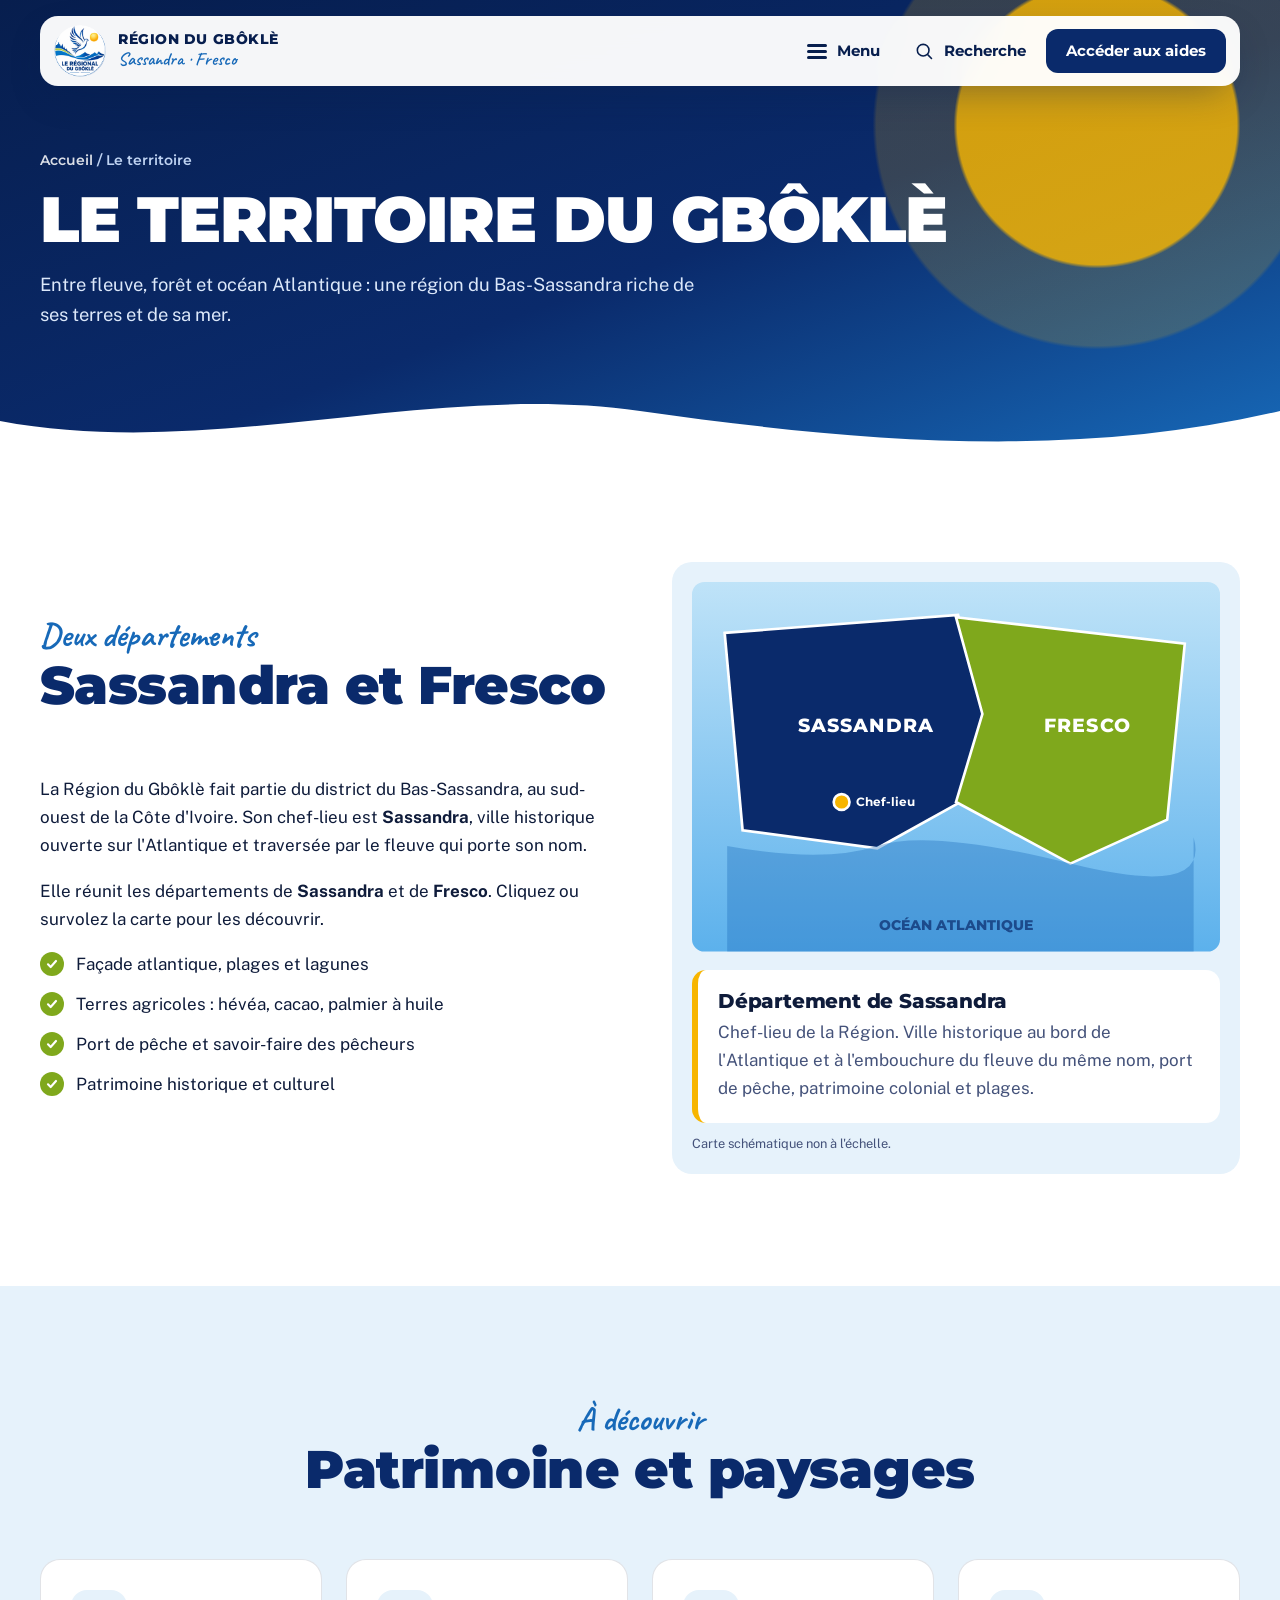
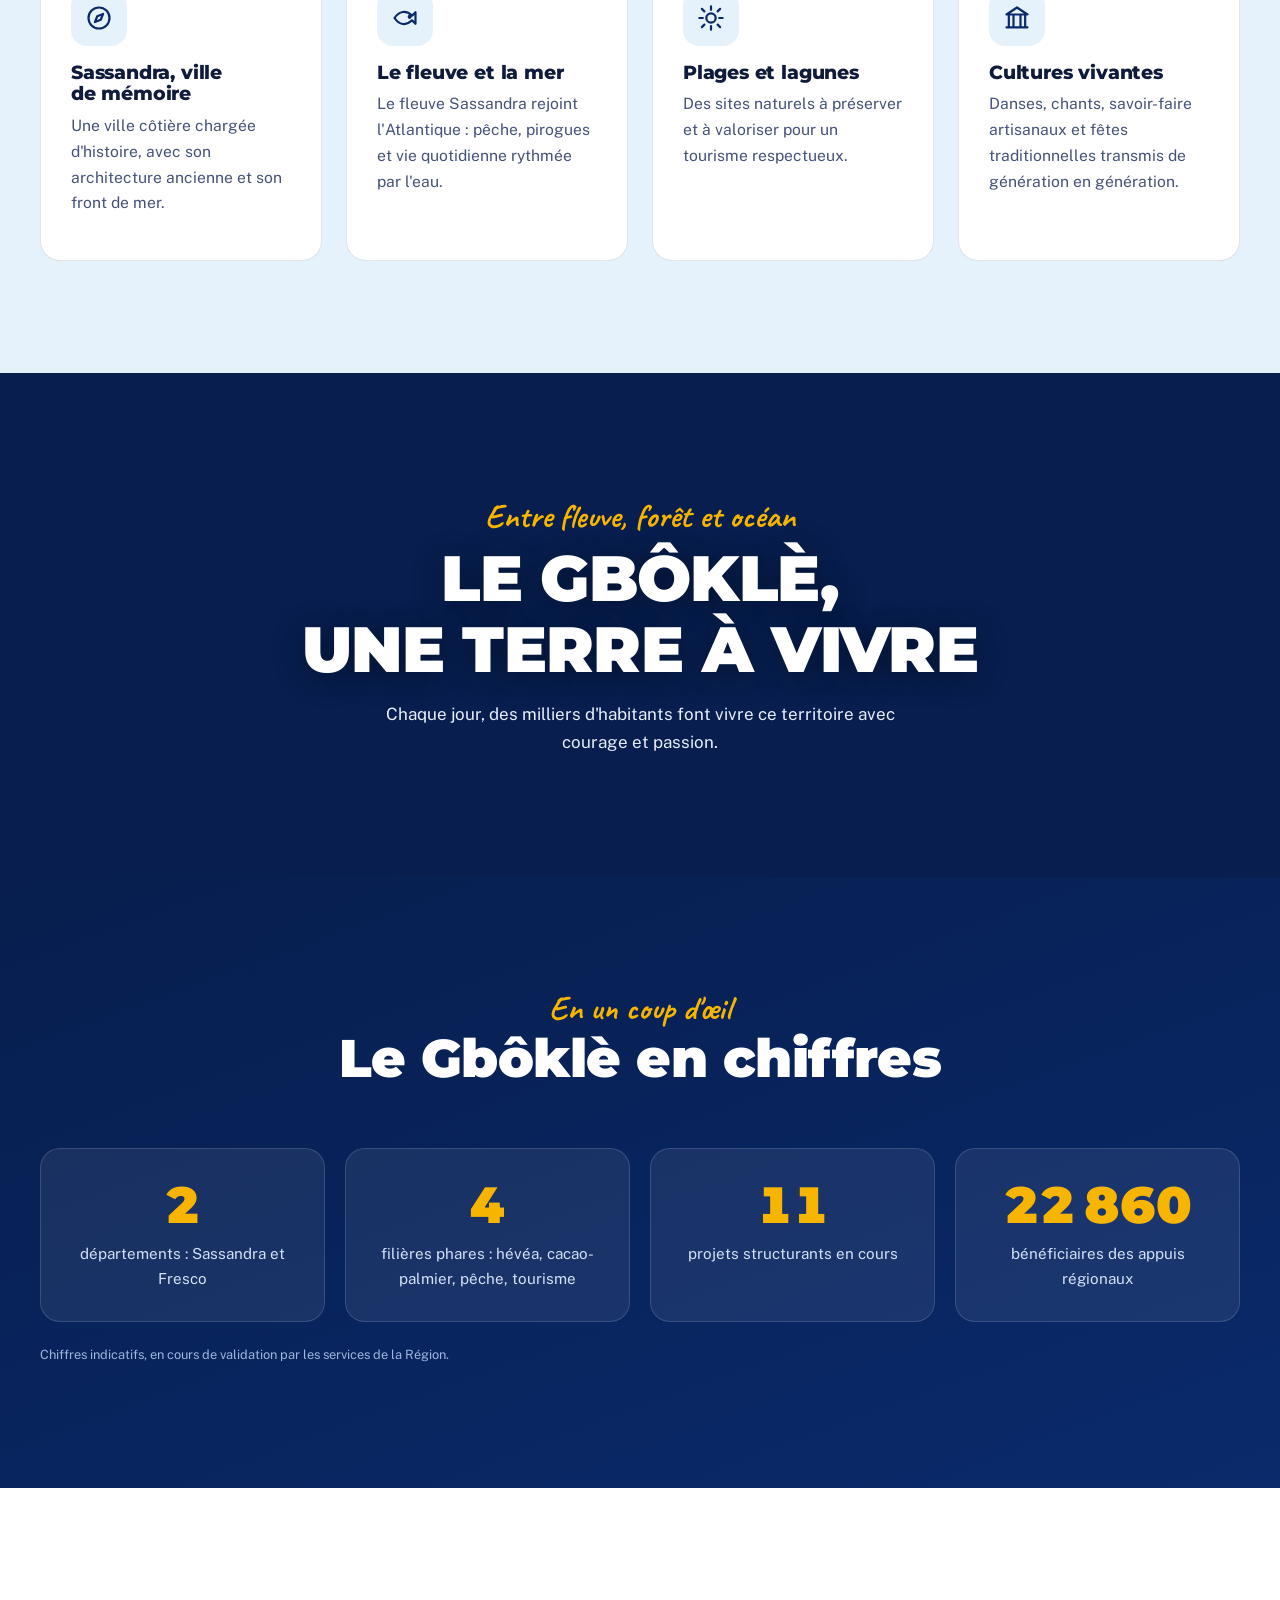
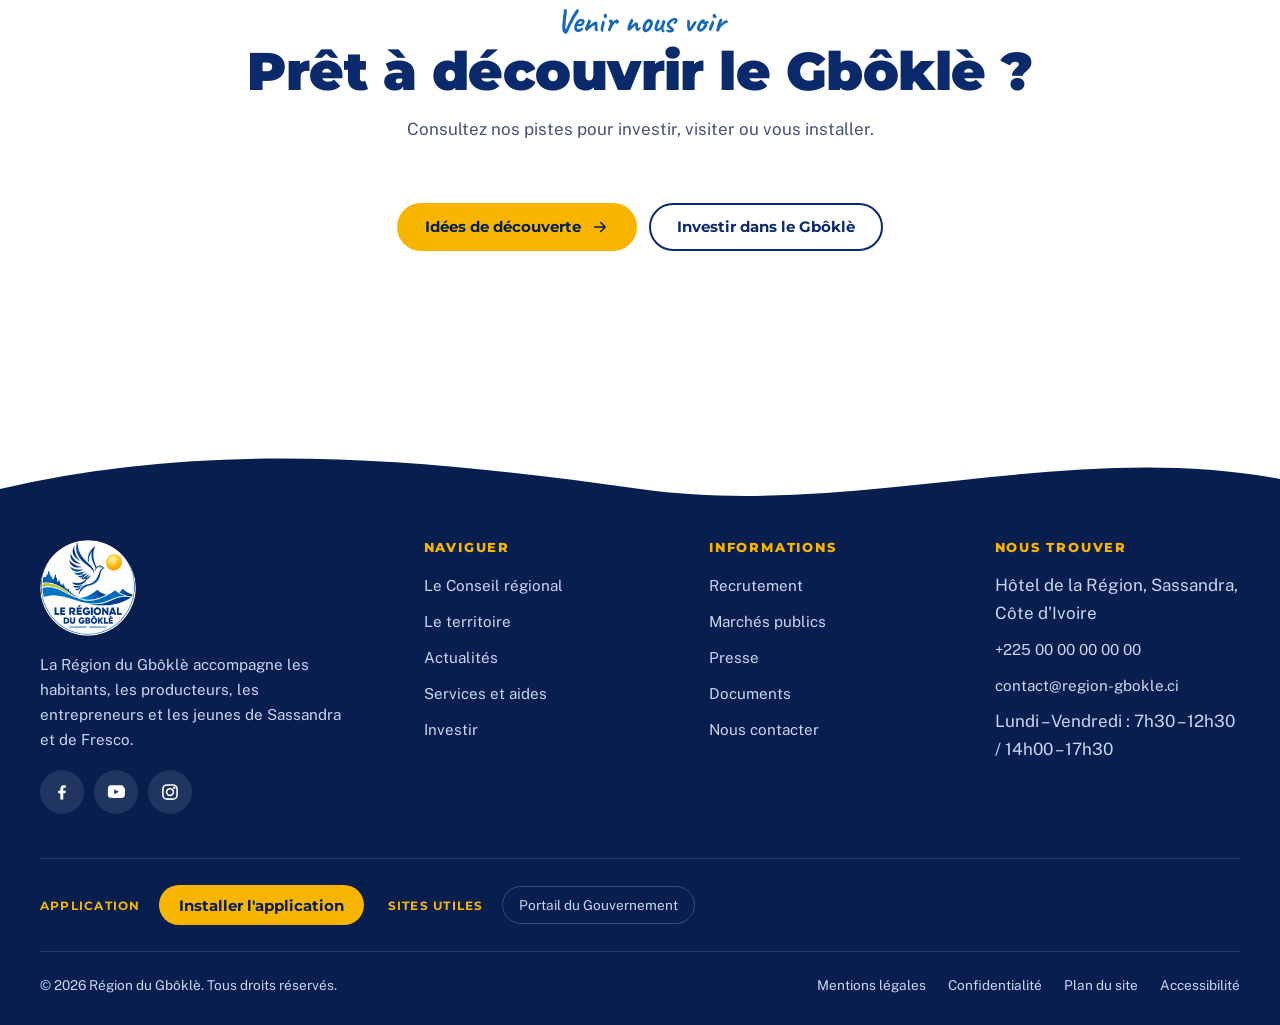
<file: territoire.html>
<!DOCTYPE html>
<html lang="fr" class="no-js">
<head>
<meta charset="utf-8">
<meta name="viewport" content="width=device-width,initial-scale=1,viewport-fit=cover">
<title>Le territoire — Région du Gbôklè</title>
<meta name="description" content="Sassandra, Fresco, le fleuve et l'Atlantique : découvrez le territoire de la Région du Gbôklè, son patrimoine et ses atouts.">
<meta name="robots" content="noindex,nofollow"><meta name="theme-color" content="#0A2A6B">
<link rel="canonical" href="https://www.region-gbokle.ci/territoire.html">
<meta property="og:type" content="website"><meta property="og:locale" content="fr_CI">
<meta property="og:title" content="Le territoire — Région du Gbôklè"><meta property="og:description" content="Sassandra, Fresco, le fleuve et l'Atlantique : découvrez le territoire de la Région du Gbôklè, son patrimoine et ses atouts.">
<meta property="og:image" content="https://www.region-gbokle.ci/assets/icon-512.png"><meta property="og:url" content="https://www.region-gbokle.ci/territoire.html">
<link rel="icon" type="image/png" href="assets/favicon.png">
<link rel="apple-touch-icon" href="assets/apple-touch-icon.png">
<link rel="manifest" href="manifest.webmanifest">
<meta name="mobile-web-app-capable" content="yes"><meta name="apple-mobile-web-app-capable" content="yes"><meta name="apple-mobile-web-app-title" content="Gbôklè"><meta name="apple-mobile-web-app-status-bar-style" content="black-translucent"><meta name="application-name" content="Région du Gbôklè"><meta name="format-detection" content="telephone=no">
<link rel="preconnect" href="https://fonts.googleapis.com"><link rel="preconnect" href="https://fonts.gstatic.com" crossorigin>
<link rel="stylesheet" href="https://fonts.googleapis.com/css2?family=Caveat:wght@600;700&family=Montserrat:wght@500;600;700;800;900&family=Public+Sans:wght@400;500;600;700&display=swap">
<link rel="stylesheet" href="css/style.css">
<script>document.documentElement.classList.remove('no-js')</script>
</head>
<body>
<a class="skip" href="#main">Aller au contenu principal</a>
<div class="progress" aria-hidden="true"></div>
<header class="site-header">
  <div class="header-pill">
    <a class="brand" href="index.html" aria-label="Région du Gbôklè, retour à l'accueil">
      <img src="assets/logo-sm.png" width="52" height="52" alt="">
      <span class="brand-txt"><strong>Région du Gbôklè</strong><span>Sassandra · Fresco</span></span>
    </a>
    <button class="hbtn" id="menuBtn" type="button" aria-expanded="false" aria-controls="megamenu"><span class="burger" aria-hidden="true"><i></i><i></i><i></i></span><span class="lbl">Menu</span></button>
    <button class="hbtn" type="button" data-open-search aria-label="Rechercher sur le site"><svg viewBox="0 0 24 24" fill="none" stroke="currentColor" stroke-width="1.9" stroke-linecap="round" stroke-linejoin="round" aria-hidden="true"><circle cx="11" cy="11" r="7"/><path d="M21 21l-4.3-4.3"/></svg><span class="lbl-s">Recherche</span></button>
    <a class="hbtn cta" href="services.html#aides">Accéder aux aides</a>
  </div>
</header>

<nav class="megamenu" id="megamenu" aria-label="Navigation principale">
  <div class="wrap">
    <div class="mega-grid">
      <div class="mega-col"><h3>Actions au quotidien</h3><ul>
        <li><a href="investir.html#filieres">Agriculture et hévéaculture</a></li>
        <li><a href="investir.html#filieres">Pêche et économie bleue</a></li>
        <li><a href="services.html#aides">Éducation et formation</a></li>
        <li><a href="actualites.html">Infrastructures et pistes rurales</a></li>
        <li><a href="territoire.html#patrimoine">Culture et patrimoine</a></li>
        <li><a href="investir.html#tourisme">Tourisme</a></li>
        <li><a href="services.html#aides">Santé et action sociale</a></li>
        <li><a href="services.html#aides">Environnement</a></li>
      </ul></div>
      <div class="mega-col"><h3>Services aux usagers</h3><ul>
        <li><a href="services.html#aides">Guide des aides régionales</a></li>
        <li><a href="services.html#demarches">Faire une demande d'aide</a></li>
        <li><a href="services.html#documents">Documents à télécharger</a></li>
        <li><a href="services.html#marches">Marchés publics</a></li>
        <li><a href="services.html#recrutement">Recrutement et stages</a></li>
        <li><a href="contact.html">Contacter la Région</a></li>
      </ul></div>
      <div class="mega-col"><h3>Actualités</h3><ul>
        <li><a href="actualites.html">Toutes les actualités</a></li>
        <li><a href="actualites.html#agenda">Agenda de la Région</a></li>
        <li><a href="actualites.html#presse">Espace presse</a></li>
        <li><a href="services.html#marches">Appels d'offres</a></li>
      </ul></div>
      <div class="mega-col"><h3>Institution</h3><ul>
        <li><a href="institution.html">Le Conseil régional</a></li>
        <li><a href="institution.html#elus">Le Président et les élus</a></li>
        <li><a href="institution.html#services">Commissions et services</a></li>
        <li><a href="territoire.html">Le territoire du Gbôklè</a></li>
        <li><a href="investir.html">Investir dans le Gbôklè</a></li>
        <li><a href="mentions-legales.html">Mentions légales</a></li>
      </ul></div>
    </div>
    <div class="mega-foot">
      <span><b data-site="adresse">Hôtel de la Région, Sassandra</b></span>
      <button class="btn btn-sun" type="button" data-install hidden>Installer l'application</button>
      <span>Écrivez-nous : <a data-site="email" data-keep href="mailto:contact@region-gbokle.ci" style="color:var(--sun)">contact@region-gbokle.ci</a></span>
    </div>
  </div>
</nav>

<div class="searchbox" id="searchbox" role="dialog" aria-modal="true" aria-label="Recherche sur le site">
  <div class="search-card">
    <div class="search-row">
      <input id="searchInput" type="search" placeholder="Rechercher : hévéa, bourses, marchés publics…" aria-label="Rechercher" autocomplete="off">
      <button class="search-close" id="searchClose" type="button" aria-label="Fermer la recherche">Fermer</button>
    </div>
    <ul class="search-res" id="searchRes" aria-live="polite"></ul>
  </div>
</div>

<main id="main">
<section class="page-hero">
  <div class="wrap">
    <nav class="crumbs" aria-label="Fil d'Ariane"><a href="index.html">Accueil</a> / Le territoire</nav>
    <h1>Le territoire du Gbôklè</h1>
    <p>Entre fleuve, forêt et océan Atlantique : une région du Bas-Sassandra riche de ses terres et de sa mer.</p>
  </div>
  <svg class="wave-sep" viewBox="0 0 1440 70" preserveAspectRatio="none" aria-hidden="true"><path d="M0 40C240 80 480 0 720 30s480 50 720 0V70H0z"/></svg>
</section>

<section class="section">
  <div class="wrap split">
    <div data-reveal="left">
      <div class="sec-head left"><span class="kicker">Deux départements</span><h2>Sassandra et Fresco</h2></div>
      <p>La Région du Gbôklè fait partie du district du Bas-Sassandra, au sud-ouest de la Côte d'Ivoire. Son chef-lieu est <strong>Sassandra</strong>, ville historique ouverte sur l'Atlantique et traversée par le fleuve qui porte son nom.</p>
      <p>Elle réunit les départements de <strong>Sassandra</strong> et de <strong>Fresco</strong>. Cliquez ou survolez la carte pour les découvrir.</p>
      <ul class="checks"><li>Façade atlantique, plages et lagunes</li><li>Terres agricoles : hévéa, cacao, palmier à huile</li><li>Port de pêche et savoir-faire des pêcheurs</li><li>Patrimoine historique et culturel</li></ul>
    </div>
    <div data-reveal="right">
      <div class="map-wrap">
        <svg id="mapSvg" viewBox="0 0 600 420" role="group" aria-label="Carte schématique de la Région du Gbôklè">
          <defs><linearGradient id="sea" x1="0" y1="0" x2="0" y2="1"><stop offset="0" stop-color="#BFE3F8"/><stop offset="1" stop-color="#5CB1EC"/></linearGradient></defs>
          <rect width="600" height="420" rx="14" fill="url(#sea)"/>
          <path class="dept d1" data-k="sassandra" tabindex="0" role="button" aria-label="Département de Sassandra" d="M40 60 L300 40 L330 150 L300 250 L210 300 L60 280 Z"/>
          <path class="dept d2" data-k="fresco" tabindex="0" role="button" aria-label="Département de Fresco" d="M300 40 L560 70 L540 270 L430 320 L300 250 L330 150 Z"/>
          <path d="M40 300 Q150 320 210 300 T430 320 T570 290 V420 H40Z" fill="#1769B8" opacity=".35" pointer-events="none"/>
          <text class="map-label" x="120" y="170">Sassandra</text>
          <text class="map-label" x="400" y="170">Fresco</text>
          <circle cx="170" cy="250" r="9" fill="#F7B500" stroke="#fff" stroke-width="3" pointer-events="none"/>
          <text x="186" y="254" font-family="Montserrat" font-weight="700" font-size="14" fill="#fff" pointer-events="none">Chef-lieu</text>
          <text x="300" y="395" text-anchor="middle" font-family="Montserrat" font-weight="800" font-size="16" fill="#0A2A6B" opacity=".7" pointer-events="none">OCÉAN ATLANTIQUE</text>
        </svg>
        <div class="map-info" id="mapInfo" aria-live="polite"></div>
        <p style="font-size:.8rem;color:var(--ink-soft);margin:10px 0 0">Carte schématique non à l'échelle.</p>
      </div>
    </div>
  </div>
</section>

<section class="section sky" id="patrimoine">
  <div class="wrap">
    <div class="sec-head" data-reveal><span class="kicker">À découvrir</span><h2>Patrimoine et paysages</h2></div>
    <div class="cards">
      <div class="card" data-reveal><span class="ico"><svg viewBox="0 0 24 24" fill="none" stroke="currentColor" stroke-width="1.9" stroke-linecap="round" stroke-linejoin="round" aria-hidden="true"><circle cx="12" cy="12" r="9"/><path d="M15.5 8.5l-2 5-5 2 2-5z"/></svg></span><h3>Sassandra, ville de mémoire</h3><p>Une ville côtière chargée d'histoire, avec son architecture ancienne et son front de mer.</p></div>
      <div class="card" data-reveal><span class="ico"><svg viewBox="0 0 24 24" fill="none" stroke="currentColor" stroke-width="1.9" stroke-linecap="round" stroke-linejoin="round" aria-hidden="true"><path d="M3 12c4-6 10-7 15-2l3-3v10l-3-3c-5 5-11 4-15-2z"/><circle cx="16" cy="11" r=".8" fill="currentColor"/></svg></span><h3>Le fleuve et la mer</h3><p>Le fleuve Sassandra rejoint l'Atlantique : pêche, pirogues et vie quotidienne rythmée par l'eau.</p></div>
      <div class="card" data-reveal><span class="ico"><svg viewBox="0 0 24 24" fill="none" stroke="currentColor" stroke-width="1.9" stroke-linecap="round" stroke-linejoin="round" aria-hidden="true"><circle cx="12" cy="12" r="4"/><path d="M12 2v3M12 19v3M4.2 4.2l2.1 2.1M17.7 17.7l2.1 2.1M2 12h3M19 12h3M4.2 19.8l2.1-2.1M17.7 6.3l2.1-2.1"/></svg></span><h3>Plages et lagunes</h3><p>Des sites naturels à préserver et à valoriser pour un tourisme respectueux.</p></div>
      <div class="card" data-reveal><span class="ico"><svg viewBox="0 0 24 24" fill="none" stroke="currentColor" stroke-width="1.9" stroke-linecap="round" stroke-linejoin="round" aria-hidden="true"><path d="M3 20h18M5 20V9M9 20V9M15 20V9M19 20V9M3 9l9-6 9 6z"/></svg></span><h3>Cultures vivantes</h3><p>Danses, chants, savoir-faire artisanaux et fêtes traditionnelles transmis de génération en génération.</p></div>
    </div>
  </div>
</section>

<section class="band" style="background-image:url(assets/img/sunset.webp)" aria-label="Coucher de soleil sur la côte">
  <div class="wrap" data-reveal><span class="kicker">Entre fleuve, forêt et océan</span><h2>Le Gbôklè,<br>une terre à vivre</h2><p>Chaque jour, des milliers d'habitants font vivre ce territoire avec courage et passion.</p></div>
</section>

<section class="stats">
  <div class="wrap">
    <div class="sec-head" data-reveal><span class="kicker">En un coup d'œil</span><h2>Le Gbôklè en chiffres</h2></div>
    <div class="stats-grid" id="statsGrid" data-needs-data></div>
    <p class="note-validate" id="statsNote" hidden>Chiffres indicatifs, en cours de validation par les services de la Région.</p>
  </div>
</section>

<section class="section">
  <div class="wrap narrow" data-reveal>
    <div class="sec-head"><span class="kicker">Venir nous voir</span><h2>Prêt à découvrir le Gbôklè ?</h2><p>Consultez nos pistes pour investir, visiter ou vous installer.</p></div>
    <p style="text-align:center"><a class="btn btn-sun" href="investir.html#tourisme">Idées de découverte <svg viewBox="0 0 24 24" fill="none" stroke="currentColor" stroke-width="1.9" stroke-linecap="round" stroke-linejoin="round" aria-hidden="true"><path d="M5 12h14M13 6l6 6-6 6"/></svg></a> &nbsp; <a class="btn btn-line" href="investir.html">Investir dans le Gbôklè</a></p>
  </div>
</section>

</main>
<footer class="site-footer">
  <svg class="wave-sep" viewBox="0 0 1440 70" preserveAspectRatio="none" aria-hidden="true"><path d="M0 40C240 80 480 0 720 30s480 50 720 0V70H0z"/></svg>
  <div class="wrap">
    <div class="foot-grid">
      <div class="foot-brand">
        <img src="assets/logo-sm.png" width="96" height="96" alt="Logo de la Région du Gbôklè" loading="lazy">
        <p>La Région du Gbôklè accompagne les habitants, les producteurs, les entrepreneurs et les jeunes de Sassandra et de Fresco.</p>
        <div class="social">
          <a data-site="facebook" data-keep href="#" aria-label="Facebook"><svg viewBox="0 0 24 24" fill="currentColor" aria-hidden="true"><path d="M13.5 21v-7.6h2.6l.4-3h-3V8.4c0-.9.3-1.5 1.6-1.5h1.5V4.2C15.9 4.1 15 4 13.9 4 11.6 4 10 5.4 10 8v2.4H7.4v3H10V21z"/></svg></a>
          <a data-site="youtube" data-keep href="#" aria-label="YouTube"><svg viewBox="0 0 24 24" fill="currentColor" aria-hidden="true"><path d="M21.6 7.2s-.2-1.5-.8-2.2c-.8-.9-1.7-.9-2.1-1C15.9 3.8 12 3.8 12 3.8s-3.9 0-6.7.2c-.4 0-1.3.1-2.1 1-.6.7-.8 2.2-.8 2.2S2.2 9 2.2 10.7v1.6c0 1.8.2 3.5.2 3.5s.2 1.5.8 2.2c.8.9 1.9.9 2.4 1 1.7.2 7.4.2 7.4.2s3.9 0 6.7-.3c.4 0 1.3-.1 2.1-1 .6-.7.8-2.2.8-2.2s.2-1.7.2-3.5v-1.6c0-1.7-.2-3.5-.2-3.5zM9.9 14.6V8.9l5.6 2.9z"/></svg></a>
          <a data-site="instagram" data-keep href="#" aria-label="Instagram"><svg viewBox="0 0 24 24" fill="none" stroke="currentColor" stroke-width="1.9" stroke-linecap="round" stroke-linejoin="round" aria-hidden="true"><rect x="3.5" y="3.5" width="17" height="17" rx="5"/><circle cx="12" cy="12" r="4"/><circle cx="17.2" cy="6.8" r=".6" fill="currentColor"/></svg></a>
        </div>
      </div>
      <div class="foot-col"><h4>Naviguer</h4><ul>
        <li><a href="institution.html">Le Conseil régional</a></li>
        <li><a href="territoire.html">Le territoire</a></li>
        <li><a href="actualites.html">Actualités</a></li>
        <li><a href="services.html">Services et aides</a></li>
        <li><a href="investir.html">Investir</a></li>
      </ul></div>
      <div class="foot-col"><h4>Informations</h4><ul>
        <li><a href="services.html#recrutement">Recrutement</a></li>
        <li><a href="services.html#marches">Marchés publics</a></li>
        <li><a href="actualites.html#presse">Presse</a></li>
        <li><a href="services.html#documents">Documents</a></li>
        <li><a href="contact.html">Nous contacter</a></li>
      </ul></div>
      <div class="foot-col"><h4>Nous trouver</h4><ul>
        <li data-site="adresse">Hôtel de la Région, Sassandra</li>
        <li><a data-site="telephone" href="tel:" >+225 00 00 00 00 00</a></li>
        <li><a data-site="email" href="mailto:">contact@region-gbokle.ci</a></li>
        <li data-site="horaires">Lundi – Vendredi</li>
      </ul></div>
    </div>
    <div class="foot-ecosys"><span>Application</span><button class="btn btn-sun" type="button" data-install hidden style="min-height:40px;padding:6px 18px">Installer l'application</button><span style="margin-left:14px">Sites utiles</span><a href="https://www.gouv.ci" target="_blank" rel="noopener">Portail du Gouvernement</a></div>
    <div class="foot-bottom">
      <span>© <span id="yr">2026</span> Région du Gbôklè. Tous droits réservés.</span>
      <ul>
        <li><a href="mentions-legales.html#mentions">Mentions légales</a></li>
        <li><a href="mentions-legales.html#confidentialite">Confidentialité</a></li>
        <li><a href="mentions-legales.html#plan">Plan du site</a></li>
        <li><a href="mentions-legales.html#accessibilite">Accessibilité</a></li>
      </ul>
    </div>
  </div>
</footer>
<div class="pwa-bar" id="pwaBar" role="dialog" aria-label="Installer l'application" hidden>
  <img src="assets/icon-192.png" width="48" height="48" alt="">
  <div><b>Installer l'application</b><span id="pwaBarTxt">Accédez à la Région du Gbôklè depuis votre écran d'accueil, même avec une connexion faible.</span></div>
  <div class="pwa-act"><button class="btn btn-sun" type="button" id="pwaYes" data-install>Installer</button><button class="btn btn-ghost" type="button" id="pwaNo" aria-label="Fermer">Plus tard</button></div>
</div>
<div class="pwa-toast" id="pwaToast" role="status" aria-live="polite" hidden></div>
<button class="totop" type="button" aria-label="Retour en haut de page"><svg viewBox="0 0 24 24" fill="none" stroke="currentColor" stroke-width="1.9" stroke-linecap="round" stroke-linejoin="round" aria-hidden="true"><path d="M12 19V5M5 12l7-7 7 7"/></svg></button>
<script>document.getElementById('yr').textContent=new Date().getFullYear()</script>
<script src="js/site.js" defer></script>

</body>
</html>
</file>
<file: css/style.css>
/* ==========================================================
   RÉGION DU GBÔKLÈ — feuille de style partagée
   Charte tirée du logo : bleu profond, bleu océan, jaune soleil, vert prairie
   ========================================================== */
:root{
  --navy:#0A2A6B;
  --navy-2:#071E4E;
  --blue:#1769B8;
  --blue-2:#2E8BD8;
  --sky:#E6F2FB;
  --sky-2:#F4F9FD;
  --sun:#F7B500;
  --sun-2:#FFCF3F;
  --green:#7FA81C;
  --green-d:#4F7A12;
  --ink:#0E1B3A;
  --ink-soft:#44527A;
  --line:rgba(14,27,58,.12);
  --white:#fff;
  --bg:#fff;
  --surface:#fff;
  --radius:20px;
  --radius-s:12px;
  --shadow:0 18px 50px -18px rgba(10,42,107,.28);
  --shadow-s:0 8px 24px -12px rgba(10,42,107,.25);
  --ease:cubic-bezier(.22,.8,.24,1);
  --f-head:'Montserrat',system-ui,sans-serif;
  --f-body:'Public Sans',system-ui,sans-serif;
  --f-script:'Caveat',cursive;
  --header-h:76px;
  color-scheme:light;
}
@media (prefers-color-scheme:dark){
  :root:not([data-theme="light"]){
    --ink:#EAF0FB;--ink-soft:#B3C0DD;--bg:#071327;--surface:#0D1C38;
    --sky:#0B2147;--sky-2:#0A1A36;--line:rgba(234,240,251,.14);
    --shadow:0 18px 50px -18px rgba(0,0,0,.7);--shadow-s:0 8px 24px -12px rgba(0,0,0,.6);
    --navy:#2B63C9;--blue:#5BA6EE;color-scheme:dark;
  }
}
:root[data-theme="dark"]{
  --ink:#EAF0FB;--ink-soft:#B3C0DD;--bg:#071327;--surface:#0D1C38;
  --sky:#0B2147;--sky-2:#0A1A36;--line:rgba(234,240,251,.14);
  --shadow:0 18px 50px -18px rgba(0,0,0,.7);--shadow-s:0 8px 24px -12px rgba(0,0,0,.6);
  --navy:#2B63C9;--blue:#5BA6EE;color-scheme:dark;
}

*,*::before,*::after{box-sizing:border-box}
html{scroll-behavior:smooth;-webkit-text-size-adjust:100%;overflow-x:clip}
body{margin:0;background:var(--bg);color:var(--ink);font-family:var(--f-body);font-size:1.0625rem;line-height:1.65;-webkit-font-smoothing:antialiased;overflow-x:hidden}
img,svg,video{display:block;max-width:100%}
a{color:inherit}
h1,h2,h3,h4{font-family:var(--f-head);line-height:1.12;margin:0;font-weight:800;letter-spacing:-.01em;text-wrap:balance}
p{margin:0 0 1em}
ul{margin:0;padding:0}
.wrap{width:min(1200px,100% - 40px);margin-inline:auto}
.narrow{width:min(820px,100% - 40px);margin-inline:auto}
.sr-only{position:absolute;width:1px;height:1px;overflow:hidden;clip:rect(0 0 0 0);white-space:nowrap}
.skip{position:fixed;left:16px;top:-80px;z-index:9999;background:var(--sun);color:var(--navy-2);font-weight:700;padding:12px 18px;border-radius:10px;text-decoration:none;transition:top .2s}
.skip:focus{top:12px}
:focus-visible{outline:3px solid var(--sun);outline-offset:3px;border-radius:6px}

@view-transition{navigation:auto}
::view-transition-old(root){animation:vt-out .25s var(--ease) both}
::view-transition-new(root){animation:vt-in .45s var(--ease) both}
@keyframes vt-out{to{opacity:0}}
@keyframes vt-in{from{opacity:0;transform:translateY(10px)}}

/* ---------- boutons ---------- */
.btn{display:inline-flex;align-items:center;justify-content:center;gap:10px;min-height:48px;padding:12px 26px;border-radius:999px;border:2px solid transparent;font:700 .95rem var(--f-head);text-decoration:none;cursor:pointer;transition:transform .25s var(--ease),background .25s,color .25s,box-shadow .25s;touch-action:manipulation}
.btn:hover{transform:translateY(-2px)}
.btn:active{transform:scale(.97)}
.btn svg{width:18px;height:18px;transition:transform .25s var(--ease)}
.btn:hover svg{transform:translateX(4px)}
.btn-primary{background:var(--navy);color:#fff}
.btn-primary:hover{background:var(--blue);box-shadow:var(--shadow-s)}
.btn-sun{background:var(--sun);color:var(--navy-2)}
.btn-sun:hover{background:var(--sun-2);box-shadow:0 10px 28px -10px rgba(247,181,0,.7)}
.btn-ghost{background:transparent;color:inherit;border-color:currentColor}
.btn-ghost:hover{background:rgba(255,255,255,.14)}
.btn-line{background:transparent;color:var(--navy);border-color:var(--navy)}
:root[data-theme="dark"] .btn-line{color:var(--blue);border-color:var(--blue)}
.btn-line:hover{background:var(--navy);color:#fff}
.link-arrow{display:inline-flex;align-items:center;gap:8px;font:700 .92rem var(--f-head);color:var(--navy);text-decoration:none}
:root[data-theme="dark"] .link-arrow{color:var(--sun)}
.link-arrow svg{width:16px;height:16px;transition:transform .25s var(--ease)}
.link-arrow:hover svg{transform:translateX(5px)}

/* ---------- en-tête flottant ---------- */
.site-header{position:fixed;inset:calc(16px + env(safe-area-inset-top)) 0 auto 0;z-index:60;pointer-events:none;transition:transform .4s var(--ease)}
.site-header.hide{transform:translateY(-130%)}
.header-pill{pointer-events:auto;width:min(1200px,100% - 24px);margin-inline:auto;display:flex;align-items:center;gap:6px;background:rgba(255,255,255,.96);backdrop-filter:blur(14px);-webkit-backdrop-filter:blur(14px);border-radius:18px;padding:9px 14px;box-shadow:0 14px 40px -14px rgba(7,30,78,.45);color:var(--navy-2);transition:padding .3s var(--ease),box-shadow .3s}
:root[data-theme="dark"] .header-pill{background:rgba(13,28,56,.94);color:#EAF0FB}
@media (prefers-color-scheme:dark){:root:not([data-theme="light"]) .header-pill{background:rgba(13,28,56,.94);color:#EAF0FB}}
.site-header.compact .header-pill{padding:5px 12px}
.brand{display:flex;align-items:center;gap:12px;text-decoration:none;margin-right:auto;min-width:0}
.brand img{width:52px;height:52px;border-radius:50%;flex:none;transition:width .3s var(--ease),height .3s var(--ease)}
.site-header.compact .brand img{width:42px;height:42px}
.brand-txt{display:flex;flex-direction:column;line-height:1.1;min-width:0}
.brand-txt strong{font:800 .86rem var(--f-head);letter-spacing:.04em;text-transform:uppercase;white-space:nowrap}
.brand-txt span{font:600 1.15rem var(--f-script);color:var(--blue);white-space:nowrap}
.hbtn{display:inline-flex;align-items:center;gap:10px;min-height:44px;padding:8px 14px;background:none;border:0;border-radius:12px;font:700 .92rem var(--f-head);color:inherit;cursor:pointer;text-decoration:none;transition:background .2s}
.hbtn:hover{background:rgba(23,105,184,.1)}
.hbtn svg{width:20px;height:20px}
.hbtn.cta{background:var(--navy);color:#fff;padding-inline:20px}
.hbtn.cta:hover{background:var(--blue)}
.burger{width:20px;height:14px;position:relative;display:block}
.burger i{position:absolute;left:0;right:0;height:2.5px;background:currentColor;border-radius:2px;transition:transform .35s var(--ease),opacity .2s,top .35s var(--ease)}
.burger i:nth-child(1){top:0}.burger i:nth-child(2){top:6px}.burger i:nth-child(3){top:12px}
.menu-open .burger i:nth-child(1){top:6px;transform:rotate(45deg)}
.menu-open .burger i:nth-child(2){opacity:0}
.menu-open .burger i:nth-child(3){top:6px;transform:rotate(-45deg)}
@media(max-width:860px){.hbtn.cta,.brand-txt span{display:none}.hbtn .lbl-s{display:none}}
@media(max-width:420px){.brand-txt strong{font-size:.74rem}}

/* ---------- menu plein écran ---------- */
.megamenu{position:fixed;inset:0;z-index:55;background:var(--navy-2);color:#fff;padding:calc(var(--header-h) + 50px) 0 40px;overflow-y:auto;visibility:hidden;opacity:0;clip-path:circle(0% at calc(100% - 120px) 56px);transition:clip-path .7s var(--ease),opacity .3s,visibility 0s .7s}
.megamenu.open{visibility:visible;opacity:1;clip-path:circle(150% at calc(100% - 120px) 56px);transition:clip-path .8s var(--ease),opacity .2s,visibility 0s}
.megamenu::before{content:"";position:absolute;inset:0;background:radial-gradient(700px 400px at 90% 0,rgba(46,139,216,.35),transparent 70%),radial-gradient(600px 400px at 0 100%,rgba(247,181,0,.16),transparent 70%);pointer-events:none}
.mega-grid{position:relative;display:grid;grid-template-columns:repeat(4,1fr);gap:34px}
.mega-col h3{font:700 .8rem var(--f-head);letter-spacing:.14em;text-transform:uppercase;color:var(--sun);padding-bottom:14px;margin-bottom:14px;border-bottom:1px solid rgba(255,255,255,.18)}
.mega-col ul{list-style:none;display:flex;flex-direction:column;gap:2px}
.mega-col a{display:block;padding:9px 0;font:600 1.02rem var(--f-head);color:#fff;text-decoration:none;opacity:0;transform:translateY(14px);transition:color .2s,padding .25s var(--ease),opacity .5s var(--ease),transform .5s var(--ease)}
.megamenu.open .mega-col a{opacity:1;transform:none;transition-delay:calc(var(--i,0)*45ms + .25s),0s,0s,calc(var(--i,0)*45ms + .25s),calc(var(--i,0)*45ms + .25s)}
.mega-col a:hover{color:var(--sun);padding-left:8px}
.mega-foot{position:relative;margin-top:44px;padding-top:26px;border-top:1px solid rgba(255,255,255,.16);display:flex;flex-wrap:wrap;gap:20px 40px;align-items:center;justify-content:space-between;color:#C9D6F0;font-size:.92rem}
.mega-foot b{color:#fff}
@media(max-width:900px){.mega-grid{grid-template-columns:1fr 1fr;gap:28px 22px}}
@media(max-width:560px){.mega-grid{grid-template-columns:1fr}.megamenu{padding-top:calc(var(--header-h) + 36px)}}

/* ---------- recherche ---------- */
.searchbox{position:fixed;inset:0;z-index:70;background:rgba(7,30,78,.86);backdrop-filter:blur(8px);display:none;padding:12vh 0 0;overflow-y:auto}
.searchbox.open{display:block;animation:fadein .25s var(--ease)}
@keyframes fadein{from{opacity:0}}
.search-card{width:min(760px,100% - 32px);margin-inline:auto;background:var(--surface);border-radius:var(--radius);padding:20px;box-shadow:var(--shadow);animation:rise .4s var(--ease)}
@keyframes rise{from{opacity:0;transform:translateY(24px) scale(.98)}}
.search-row{display:flex;gap:10px;align-items:center}
.search-row input{flex:1;min-height:56px;border:2px solid var(--line);border-radius:14px;padding:0 18px;font:600 1.05rem var(--f-body);background:var(--sky-2);color:var(--ink)}
.search-row input:focus{outline:none;border-color:var(--blue)}
.search-close{min-width:56px;min-height:56px;border:0;border-radius:14px;background:var(--sky);color:var(--navy);cursor:pointer;font:700 .9rem var(--f-head)}
.search-res{list-style:none;margin:14px 0 0;max-height:52vh;overflow:auto}
.search-res a{display:block;padding:12px 14px;border-radius:12px;text-decoration:none;transition:background .2s}
.search-res a:hover,.search-res a:focus-visible{background:var(--sky)}
.search-res small{display:block;color:var(--blue);font:700 .72rem var(--f-head);letter-spacing:.08em;text-transform:uppercase}
.search-res b{font:700 1rem var(--f-head)}
.search-res p{margin:2px 0 0;font-size:.9rem;color:var(--ink-soft)}
.search-hint{padding:14px;color:var(--ink-soft);font-size:.95rem}

/* ---------- hero accueil ---------- */
.hero{position:relative;min-height:100svh;display:flex;align-items:flex-end;color:#fff;overflow:hidden;isolation:isolate;background:var(--navy-2)}
.slide{position:absolute;inset:0;opacity:0;transition:opacity 1.4s ease;z-index:0}
.slide.on{opacity:1;z-index:1}
.slide-bg{position:absolute;inset:-4% 0 0;background-size:cover;background-position:center;transform:scale(1.08);transition:transform 9s linear}
.slide.on .slide-bg{transform:scale(1)}
.slide-video{position:absolute;inset:0;width:100%;height:100%;object-fit:cover;opacity:0;transition:opacity 1.2s}
.slide-video.ready{opacity:1}
.scene{position:absolute;inset:0}
.scene svg{position:absolute;inset:0;width:100%;height:100%}
.scene .sky{position:absolute;inset:0;background:linear-gradient(180deg,var(--s1) 0%,var(--s2) 48%,var(--s3) 78%,var(--s4) 100%);transition:background 1s}
.scene .sun{transform-origin:center;animation:sunpulse 6s ease-in-out infinite}
@keyframes sunpulse{50%{transform:scale(1.06)}}
.scene .cloud{animation:drift 70s linear infinite;opacity:.9}
.scene .cloud.c2{animation-duration:110s;animation-delay:-40s;opacity:.7}
@keyframes drift{from{transform:translateX(-30%)}to{transform:translateX(130%)}}
.scene .wave{animation:wave 14s ease-in-out infinite alternate}
.scene .wave.w2{animation-duration:10s;animation-delay:-3s}
.scene .wave.w3{animation-duration:7s;animation-delay:-5s}
@keyframes wave{from{transform:translateX(-4%)}to{transform:translateX(4%)}}
.scene .bird{animation:fly 22s linear infinite}
.scene .bird.b2{animation-duration:30s;animation-delay:-12s}
@keyframes fly{from{transform:translate(-10vw,0)}50%{transform:translate(50vw,-4vh)}to{transform:translate(115vw,2vh)}}
.scene .par{will-change:transform}
.s-dawn{--s1:#1F3E8F;--s2:#4E7FD0;--s3:#F2B77A;--s4:#FFE6A8}
.s-day{--s1:#1769B8;--s2:#5CB1EC;--s3:#BFE3F8;--s4:#F2F9FE}
.s-dusk{--s1:#1B2A6E;--s2:#7A4E9A;--s3:#F28A5C;--s4:#FFD27A}
.hero-shade{position:absolute;inset:0;z-index:2;background:linear-gradient(180deg,rgba(7,30,78,.5) 0%,rgba(7,30,78,.18) 30%,rgba(7,30,78,.45) 62%,rgba(7,30,78,.82) 100%)}
.hero-copy{position:relative;z-index:3;width:100%;padding:0 0 clamp(54px,9vh,96px)}
.hero-copy .wrap{display:block}
.hslide-txt{display:none}
.hslide-txt.on{display:block}
.kicker{font:700 clamp(1.5rem,2.6vw,2.1rem) var(--f-script);color:var(--sun);display:block;margin-bottom:6px}
.hero h1{font-size:clamp(2.5rem,8.2vw,6.6rem);line-height:.98;font-weight:900;text-transform:uppercase;letter-spacing:-.025em;text-shadow:0 6px 40px rgba(0,0,0,.35)}
.hero h1 .acc{display:block;color:var(--sun)}
.hero h1 .w{display:inline-block;overflow:hidden;vertical-align:top;padding-bottom:.06em}
.hero h1 .w>span{display:inline-block;transform:translateY(105%);transition:transform .9s var(--ease);transition-delay:calc(var(--d)*80ms + .15s)}
.hslide-txt.on .w>span{transform:none}
.hero .sub{font:700 clamp(1.25rem,2.8vw,2.3rem) var(--f-head);margin:14px 0 0;text-shadow:0 3px 20px rgba(0,0,0,.35)}
.hero .lead{max-width:56ch;font-size:clamp(1.05rem,1.6vw,1.3rem);margin:18px 0 28px;color:#E7EFFC;opacity:0;transform:translateY(16px);transition:opacity .9s .7s,transform .9s .7s var(--ease)}
.hslide-txt.on .lead,.hslide-txt.on .hero-cta{opacity:1;transform:none}
.hero-cta{display:flex;flex-wrap:wrap;gap:12px;opacity:0;transform:translateY(16px);transition:opacity .9s .9s,transform .9s .9s var(--ease)}
.hero-ctrl{position:absolute;z-index:4;right:max(20px,calc((100% - 1200px)/2));bottom:34px;display:flex;align-items:center;gap:14px}
.dots{display:flex;gap:8px}
.dots button{width:36px;height:6px;border-radius:6px;border:0;background:rgba(255,255,255,.35);cursor:pointer;padding:0;position:relative;overflow:hidden}
.dots button::after{content:"";position:absolute;inset:0;background:var(--sun);transform:scaleX(0);transform-origin:left}
.dots button.on::after{animation:fill var(--dur,7s) linear forwards}
.paused .dots button.on::after{animation-play-state:paused}
@keyframes fill{to{transform:scaleX(1)}}
.pause{width:44px;height:44px;border-radius:50%;border:2px solid rgba(255,255,255,.6);background:rgba(7,30,78,.4);color:#fff;cursor:pointer;display:grid;place-items:center}
.pause svg{width:16px;height:16px}
.scroll-cue{position:absolute;z-index:3;left:50%;bottom:16px;transform:translateX(-50%);width:26px;height:42px;border:2px solid rgba(255,255,255,.65);border-radius:16px}
.scroll-cue::after{content:"";position:absolute;left:50%;top:8px;width:4px;height:8px;margin-left:-2px;border-radius:2px;background:#fff;animation:cue 1.8s infinite}
@keyframes cue{0%{opacity:0;transform:translateY(0)}30%{opacity:1}100%{opacity:0;transform:translateY(14px)}}
@media(max-width:700px){.scroll-cue{display:none}.hero-ctrl{left:20px;right:auto;bottom:18px}.hero-copy{padding-bottom:84px}}

/* ---------- bannière pages intérieures ---------- */
.page-hero{position:relative;background:linear-gradient(160deg,var(--navy-2),var(--navy) 55%,var(--blue));color:#fff;padding:calc(var(--header-h) + 76px) 0 120px;overflow:hidden;isolation:isolate}
.page-hero::before{content:"";position:absolute;right:-6%;top:-30%;width:520px;height:520px;border-radius:50%;background:radial-gradient(circle,var(--sun) 0 38%,rgba(247,181,0,.22) 39% 60%,transparent 61%);opacity:.85;z-index:-1;animation:sunpulse 7s ease-in-out infinite}
.page-hero h1{font-size:clamp(2.1rem,5.6vw,4rem);font-weight:900;text-transform:uppercase;letter-spacing:-.02em}
.page-hero p{max-width:60ch;color:#DCE8FA;font-size:1.15rem;margin:14px 0 0}
.crumbs{font:600 .85rem var(--f-head);color:#BFD3F2;margin-bottom:16px}
.crumbs a{color:#fff;text-decoration:none;opacity:.85}
.crumbs a:hover{opacity:1;text-decoration:underline}
.wave-sep{position:absolute;left:0;right:0;bottom:-1px;height:70px;width:100%;color:var(--bg)}
.wave-sep path{fill:currentColor}

/* ---------- sections ---------- */
.section{padding:clamp(64px,9vw,112px) 0}
.section.sky{background:var(--sky)}
.section.sky2{background:var(--sky-2)}
.sec-head{text-align:center;margin-bottom:clamp(36px,5vw,60px)}
.sec-head.left{text-align:left}
.sec-head .kicker{color:var(--blue);margin-bottom:0}
.sec-head h2{font-size:clamp(2rem,4.6vw,3.3rem);font-weight:900;color:var(--navy)}
:root[data-theme="dark"] .sec-head h2{color:#fff}
@media (prefers-color-scheme:dark){:root:not([data-theme="light"]) .sec-head h2{color:#fff}}
.sec-head p{max-width:62ch;margin:14px auto 0;color:var(--ink-soft)}
.sec-head.left p{margin-left:0}
.pattern{background-image:radial-gradient(circle at 20% 20%,rgba(23,105,184,.07) 0 2px,transparent 3px),radial-gradient(circle at 70% 60%,rgba(247,181,0,.12) 0 2px,transparent 3px);background-size:46px 46px,70px 70px}

/* ---------- moteur de recherche d'aides ---------- */
.finder{position:relative;z-index:5;margin-top:-62px}
.finder-card{background:var(--surface);border-radius:var(--radius);padding:clamp(22px,3.4vw,40px);box-shadow:var(--shadow)}
.finder-card .sec-head{margin-bottom:24px}
.finder-form{display:grid;grid-template-columns:1fr 1fr auto;gap:14px;align-items:end}
.fld{display:flex;flex-direction:column;gap:6px}
.fld label{font:700 .78rem var(--f-head);letter-spacing:.08em;text-transform:uppercase;color:var(--blue)}
.fld select,.fld input,.fld textarea{width:100%;min-height:54px;padding:12px 16px;border:2px solid var(--line);border-radius:14px;background:var(--sky-2);font:600 1rem var(--f-body);color:var(--ink);transition:border-color .2s,background .2s}
.fld textarea{min-height:140px;resize:vertical}
.fld select:focus,.fld input:focus,.fld textarea:focus{outline:none;border-color:var(--blue);background:var(--surface)}
.finder-res{display:grid;grid-template-columns:repeat(auto-fill,minmax(280px,1fr));gap:14px;margin-top:24px}
.res-card{border:1px solid var(--line);border-left:5px solid var(--sun);border-radius:14px;padding:18px;background:var(--sky-2);animation:rise .5s var(--ease) both}
.res-card small{font:700 .72rem var(--f-head);letter-spacing:.08em;text-transform:uppercase;color:var(--blue)}
.res-card h3{font-size:1.05rem;margin:4px 0 6px}
.res-card p{font-size:.92rem;color:var(--ink-soft);margin-bottom:10px}
.res-empty{grid-column:1/-1;text-align:center;color:var(--ink-soft);padding:20px}
@media(max-width:820px){.finder-form{grid-template-columns:1fr}}

/* ---------- actualités ---------- */
.news-grid{display:grid;grid-template-columns:repeat(3,1fr);gap:28px}
.news-card{background:var(--surface);border-radius:var(--radius);overflow:hidden;box-shadow:var(--shadow-s);display:flex;flex-direction:column;text-decoration:none;color:inherit;transition:transform .45s var(--ease),box-shadow .45s}
.news-card:hover{transform:translateY(-8px);box-shadow:var(--shadow)}
.news-img{aspect-ratio:16/10;overflow:hidden;position:relative;background:var(--navy)}
.news-img img,.news-img svg{width:100%;height:100%;object-fit:cover;transition:transform .8s var(--ease)}
.news-card:hover .news-img img,.news-card:hover .news-img svg{transform:scale(1.07)}
.chip{position:absolute;left:14px;top:14px;background:var(--sun);color:var(--navy-2);font:800 .7rem var(--f-head);letter-spacing:.06em;text-transform:uppercase;padding:6px 12px;border-radius:999px}
.news-body{padding:22px 24px 26px;display:flex;flex-direction:column;gap:10px;flex:1}
.news-body time{font:600 .82rem var(--f-head);color:var(--blue)}
.news-body h3{font-size:1.18rem;line-height:1.28}
.news-body p{font-size:.95rem;color:var(--ink-soft);margin:0}
.news-body .link-arrow{margin-top:auto;padding-top:8px}
.news-card.big{grid-column:span 2;flex-direction:row}
.news-card.big .news-img{aspect-ratio:auto;flex:1.1;min-height:100%}
.news-card.big .news-body{flex:1;justify-content:center}
.news-card.big h3{font-size:1.5rem}
@media(max-width:960px){.news-grid{grid-template-columns:1fr 1fr}.news-card.big{flex-direction:column}.news-card.big .news-img{aspect-ratio:16/10;flex:none;min-height:0}}
@media(max-width:620px){.news-grid{display:flex;overflow-x:auto;scroll-snap-type:x mandatory;gap:16px;margin-inline:-20px;padding:6px 20px 24px;scrollbar-width:none}.news-grid::-webkit-scrollbar{display:none}.news-card,.news-card.big{flex:0 0 82%;scroll-snap-align:center;grid-column:auto}.news-grid.stack{display:grid;grid-template-columns:1fr;overflow:visible;margin:0;padding:0}.news-grid.stack .news-card{flex:none}}
.filters{display:flex;flex-wrap:wrap;gap:10px;justify-content:center;margin-bottom:36px}
.filters button{min-height:44px;padding:8px 20px;border-radius:999px;border:2px solid var(--line);background:var(--surface);font:700 .88rem var(--f-head);color:var(--ink);cursor:pointer;transition:all .25s var(--ease)}
.filters button:hover{border-color:var(--blue)}
.filters button[aria-pressed="true"]{background:var(--navy);color:#fff;border-color:var(--navy)}
.article{padding-top:56px}
.article-img{border-radius:var(--radius);overflow:hidden;aspect-ratio:16/8;margin:-100px 0 36px;box-shadow:var(--shadow);position:relative;z-index:3;background:var(--navy)}
.article-img img,.article-img svg{width:100%;height:100%;object-fit:cover}
.article-meta{display:flex;flex-wrap:wrap;gap:12px;align-items:center;margin-bottom:18px;color:var(--ink-soft);font:600 .9rem var(--f-head)}
.article-meta .chip{position:static}
.prose{font-size:1.12rem}
.prose h2{font-size:1.6rem;margin:1.8em 0 .5em;color:var(--navy)}
:root[data-theme="dark"] .prose h2{color:#fff}
.prose p{color:var(--ink)}
.prose ul{padding-left:1.3em;margin:0 0 1em}
.prose li{margin-bottom:.4em}

/* ---------- blocs thématiques ---------- */
.feature{display:grid;grid-template-columns:1.15fr 1fr;gap:0;border-radius:28px;overflow:hidden;background:var(--navy);color:#fff;box-shadow:var(--shadow)}
.feature+.feature{margin-top:28px}
.feature.rev{grid-template-columns:1fr 1.15fr}
.feature.rev .feature-txt{order:2}
.feature-txt{padding:clamp(30px,5vw,64px);display:flex;flex-direction:column;justify-content:center;gap:6px;position:relative;z-index:1}
.feature-txt h3{font-size:clamp(1.7rem,3.4vw,2.6rem);font-weight:900;text-transform:uppercase}
.feature-txt p{color:#D5E3F8;margin:12px 0 22px;max-width:52ch}
.feature-txt .kicker{margin:0}
.feature-art{position:relative;min-height:320px;overflow:hidden}
.feature-art svg,.feature-art img{position:absolute;inset:0;width:100%;height:100%;object-fit:cover}
.feature-art img{transition:transform 1.2s var(--ease)}
.feature:hover .feature-art img{transform:scale(1.05)}
.feature.sun{background:linear-gradient(135deg,var(--sun),#F29A00);color:var(--navy-2)}
.feature.sun .feature-txt p{color:#3D3A1D}
.feature.sun .kicker{color:var(--navy)}
.feature.green{background:linear-gradient(135deg,#3F6B10,var(--green-d))}
@media(max-width:860px){.feature,.feature.rev{grid-template-columns:1fr}.feature.rev .feature-txt{order:0}.feature-art{min-height:220px;order:-1}}
.pub{display:flex;gap:26px;align-items:center;padding:30px;border-radius:var(--radius);background:var(--surface);box-shadow:var(--shadow-s);border:1px solid var(--line)}
.pub-cover{flex:none;width:130px;aspect-ratio:3/4;border-radius:8px;background:linear-gradient(160deg,var(--blue),var(--navy));color:#fff;padding:14px;display:flex;flex-direction:column;justify-content:flex-end;font:800 .9rem/1.15 var(--f-head);box-shadow:var(--shadow-s);position:relative;overflow:hidden}
.pub-cover::before{content:"";position:absolute;right:-30px;top:-30px;width:90px;height:90px;border-radius:50%;background:var(--sun)}
@media(max-width:600px){.pub{flex-direction:column;text-align:center}}

/* ---------- chiffres ---------- */
.stats{position:relative;background:linear-gradient(160deg,var(--navy-2),var(--navy));color:#fff;padding:clamp(70px,9vw,110px) 0;overflow:hidden}
.stats .sec-head h2,.stats .sec-head .kicker{color:#fff}
.stats .sec-head .kicker{color:var(--sun)}
.stats .sec-head p{color:#C9D9F4}
.stats-grid{display:grid;grid-template-columns:repeat(4,1fr);gap:20px}
.stat{padding:30px 22px;border-radius:var(--radius);background:rgba(255,255,255,.07);border:1px solid rgba(255,255,255,.14);text-align:center;transition:transform .4s var(--ease),background .3s}
.stat:hover{transform:translateY(-6px);background:rgba(255,255,255,.12)}
.stat b{display:block;font:900 clamp(2.2rem,4vw,3.3rem) var(--f-head);color:var(--sun);font-variant-numeric:tabular-nums;line-height:1}
.stat span{display:block;margin-top:10px;color:#D4E2F8;font-size:.95rem}
@media(max-width:860px){.stats-grid{grid-template-columns:1fr 1fr}}
.note-validate{display:inline-block;margin-top:22px;font-size:.8rem;color:#9FB6DE}

/* ---------- cartes génériques ---------- */
.cards{display:grid;grid-template-columns:repeat(auto-fit,minmax(260px,1fr));gap:24px}
.card{background:var(--surface);border:1px solid var(--line);border-radius:var(--radius);padding:30px;transition:transform .4s var(--ease),box-shadow .4s,border-color .3s}
.card:hover{transform:translateY(-6px);box-shadow:var(--shadow);border-color:transparent}
.card h3{font-size:1.2rem;margin:16px 0 8px}
.card p{color:var(--ink-soft);margin:0 0 14px;font-size:.98rem}
.ico{width:56px;height:56px;border-radius:16px;background:var(--sky);color:var(--navy);display:grid;place-items:center;transition:transform .5s var(--ease),background .3s,color .3s}
:root[data-theme="dark"] .ico{color:var(--sun)}
.ico svg{width:28px;height:28px}
.card:hover .ico{background:var(--navy);color:var(--sun);transform:rotate(-8deg) scale(1.08)}
.card.link{text-decoration:none;color:inherit;display:block}

.split{display:grid;grid-template-columns:1fr 1fr;gap:clamp(30px,5vw,70px);align-items:center}
@media(max-width:860px){.split{grid-template-columns:1fr}}
.photo-slot{position:relative;border-radius:var(--radius);overflow:hidden;aspect-ratio:4/3;background:linear-gradient(160deg,var(--blue),var(--navy));box-shadow:var(--shadow)}
.photo-slot img,.photo-slot svg{position:absolute;inset:0;width:100%;height:100%;object-fit:cover}

.checks{list-style:none;display:grid;gap:12px;margin:0 0 24px}
.checks li{display:flex;gap:12px;align-items:flex-start}
.checks li::before{content:"";flex:none;width:24px;height:24px;margin-top:2px;border-radius:50%;background:var(--green) url("data:image/svg+xml,%3Csvg xmlns='http://www.w3.org/2000/svg' viewBox='0 0 24 24' fill='none' stroke='white' stroke-width='3.2' stroke-linecap='round' stroke-linejoin='round'%3E%3Cpath d='M6 12.5l4 4 8-9'/%3E%3C/svg%3E") center/16px no-repeat}

/* ---------- élus ---------- */
.elus{display:grid;grid-template-columns:repeat(auto-fill,minmax(230px,1fr));gap:22px}
.elu{text-align:center;background:var(--surface);border:1px solid var(--line);border-radius:var(--radius);padding:28px 20px;transition:transform .4s var(--ease),box-shadow .4s}
.elu:hover{transform:translateY(-6px);box-shadow:var(--shadow)}
.avatar{width:104px;height:104px;margin:0 auto 16px;border-radius:50%;overflow:hidden;display:grid;place-items:center;background:linear-gradient(135deg,var(--blue),var(--navy));color:#fff;font:800 1.7rem var(--f-head);border:4px solid var(--sun)}
.avatar img{width:100%;height:100%;object-fit:cover}
.elu h3{font-size:1.05rem}
.elu p{margin:4px 0 0;color:var(--blue);font:600 .9rem var(--f-head)}
.president{display:grid;grid-template-columns:340px 1fr;gap:clamp(24px,5vw,60px);align-items:center}
.president .portrait{aspect-ratio:3/4;border-radius:var(--radius);overflow:hidden;background:linear-gradient(160deg,var(--blue),var(--navy));position:relative;box-shadow:var(--shadow);display:grid;place-items:center;color:rgba(255,255,255,.4)}
.president .portrait img{position:absolute;inset:0;width:100%;height:100%;object-fit:cover}
.president .portrait svg{width:46%}
.quote{font:700 clamp(1.3rem,2.4vw,1.8rem) var(--f-head);line-height:1.35;color:var(--navy);position:relative;padding-left:26px;border-left:6px solid var(--sun);margin:0 0 20px}
:root[data-theme="dark"] .quote{color:#fff}
@media(max-width:820px){.president{grid-template-columns:1fr}.president .portrait{max-width:300px}}

/* ---------- carte du territoire ---------- */
.map-wrap{position:relative;background:var(--sky);border-radius:var(--radius);padding:20px;overflow:hidden}
.map-wrap svg{width:100%;height:auto}
.dept{fill:var(--blue);stroke:#fff;stroke-width:3;cursor:pointer;transition:fill .3s,transform .4s var(--ease);transform-origin:center;transform-box:fill-box}
.dept:hover,.dept:focus-visible,.dept.on{fill:var(--navy);transform:scale(1.02)}
.dept.d2{fill:var(--green)}
.dept.d2:hover,.dept.d2.on{fill:var(--green-d)}
.map-label{font:800 22px var(--f-head);fill:#fff;pointer-events:none;text-transform:uppercase;letter-spacing:.06em}
.map-info{margin-top:18px;padding:20px;background:var(--surface);border-radius:14px;min-height:130px;border-left:6px solid var(--sun)}
.map-info h3{font-size:1.25rem;margin-bottom:6px}
.map-info p{margin:0;color:var(--ink-soft)}

/* ---------- agenda, timeline ---------- */
.agenda{display:grid;gap:14px}
.ag-item{display:grid;grid-template-columns:90px 1fr auto;gap:22px;align-items:center;background:var(--surface);border:1px solid var(--line);border-radius:var(--radius);padding:18px 24px;transition:transform .35s var(--ease),box-shadow .35s}
.ag-item:hover{transform:translateX(6px);box-shadow:var(--shadow-s)}
.ag-date{text-align:center;background:var(--navy);color:#fff;border-radius:14px;padding:10px 6px;line-height:1.05}
.ag-date b{display:block;font:900 1.9rem var(--f-head);color:var(--sun)}
.ag-date span{font:700 .75rem var(--f-head);letter-spacing:.1em;text-transform:uppercase}
.ag-item h3{font-size:1.1rem}
.ag-item p{margin:2px 0 0;color:var(--ink-soft);font-size:.93rem}
@media(max-width:620px){.ag-item{grid-template-columns:72px 1fr}.ag-item .btn{grid-column:1/-1}}
.timeline{position:relative;padding-left:30px;border-left:3px solid var(--line);display:grid;gap:30px}
.tl{position:relative}
.tl::before{content:"";position:absolute;left:-39px;top:6px;width:16px;height:16px;border-radius:50%;background:var(--sun);border:3px solid var(--bg);box-shadow:0 0 0 3px var(--sun)}
.tl b{font:800 1.1rem var(--f-head);color:var(--blue)}

/* ---------- documents, accordéons ---------- */
.docs{display:grid;gap:12px}
.doc{display:flex;align-items:center;gap:18px;padding:16px 20px;background:var(--surface);border:1px solid var(--line);border-radius:14px;text-decoration:none;color:inherit;transition:border-color .25s,transform .3s var(--ease)}
.doc:hover{border-color:var(--blue);transform:translateX(5px)}
.doc .pdf{flex:none;width:48px;height:56px;border-radius:8px;background:#D93B30;color:#fff;font:800 .72rem var(--f-head);display:grid;place-items:center}
.doc div{flex:1;min-width:0}
.doc b{display:block;font:700 1rem var(--f-head)}
.doc small{color:var(--ink-soft)}
.doc svg{width:22px;height:22px;color:var(--blue);flex:none}
details.acc{background:var(--surface);border:1px solid var(--line);border-radius:14px;margin-bottom:12px;overflow:hidden;transition:box-shadow .3s}
details.acc[open]{box-shadow:var(--shadow-s);border-color:var(--blue)}
details.acc summary{list-style:none;cursor:pointer;padding:18px 24px;font:700 1.05rem var(--f-head);display:flex;justify-content:space-between;gap:16px;align-items:center;min-height:56px}
details.acc summary::-webkit-details-marker{display:none}
details.acc summary::after{content:"+";font:400 1.8rem/1 var(--f-body);color:var(--blue);transition:transform .35s var(--ease)}
details.acc[open] summary::after{transform:rotate(45deg)}
details.acc .acc-body{padding:0 24px 22px;color:var(--ink-soft);animation:rise .4s var(--ease)}
.tabs{display:flex;gap:6px;flex-wrap:wrap;margin-bottom:26px}

/* ---------- formulaire ---------- */
.form{display:grid;gap:18px}
.form .row{display:grid;grid-template-columns:1fr 1fr;gap:18px}
@media(max-width:620px){.form .row{grid-template-columns:1fr}}
.form-msg{padding:14px 18px;border-radius:12px;font-weight:600;display:none}
.form-msg.ok{display:block;background:#E2F4D3;color:#2B5410}
.form-msg.err{display:block;background:#FDE3E0;color:#9C1D12}
.contact-grid{display:grid;grid-template-columns:1fr 1.3fr;gap:clamp(24px,5vw,60px);align-items:start}
@media(max-width:860px){.contact-grid{grid-template-columns:1fr}}
.info-list{list-style:none;display:grid;gap:18px}
.info-list li{display:flex;gap:16px;align-items:flex-start}
.info-list .ico{width:48px;height:48px;flex:none}
.info-list b{display:block;font:700 1rem var(--f-head)}

/* ---------- pied de page ---------- */
.site-footer{position:relative;background:var(--navy-2);color:#C9D6F0;padding:90px 0 0;margin-top:70px}
.site-footer .wave-sep{top:-1px;bottom:auto;color:var(--bg);transform:rotate(180deg)}
.foot-grid{display:grid;grid-template-columns:1.4fr 1fr 1fr 1fr;gap:40px;padding-bottom:44px}
.foot-brand img{width:96px;height:96px;border-radius:50%;margin-bottom:16px}
.foot-brand p{font-size:.95rem;max-width:34ch}
.foot-col h4{font:800 .8rem var(--f-head);letter-spacing:.14em;text-transform:uppercase;color:var(--sun);margin-bottom:16px}
.foot-col ul{list-style:none;display:grid;gap:8px}
.foot-col a{text-decoration:none;font-size:.95rem;transition:color .2s,padding .25s var(--ease)}
.foot-col a:hover{color:#fff;padding-left:5px}
.social{display:flex;gap:10px;margin-top:18px}
.social a{width:44px;height:44px;border-radius:50%;background:rgba(255,255,255,.1);display:grid;place-items:center;color:#fff;transition:background .25s,transform .3s var(--ease)}
.social a:hover{background:var(--sun);color:var(--navy-2);transform:translateY(-4px)}
.social svg{width:20px;height:20px}
.foot-ecosys{padding:26px 0;border-top:1px solid rgba(255,255,255,.12);display:flex;flex-wrap:wrap;gap:10px;align-items:center}
.foot-ecosys span{font:700 .78rem var(--f-head);letter-spacing:.1em;text-transform:uppercase;color:var(--sun);margin-right:8px}
.foot-ecosys a{padding:7px 16px;border:1px solid rgba(255,255,255,.2);border-radius:999px;font-size:.85rem;text-decoration:none;transition:background .25s,color .25s}
.foot-ecosys a:hover{background:#fff;color:var(--navy-2)}
.foot-bottom{padding:22px 0 calc(28px + env(safe-area-inset-bottom));border-top:1px solid rgba(255,255,255,.12);display:flex;flex-wrap:wrap;gap:12px 28px;justify-content:space-between;font-size:.85rem}
.foot-bottom ul{list-style:none;display:flex;flex-wrap:wrap;gap:8px 22px}
.foot-bottom a{text-decoration:none}
.foot-bottom a:hover{color:#fff;text-decoration:underline}
@media(max-width:900px){.foot-grid{grid-template-columns:1fr 1fr}.foot-brand{grid-column:1/-1}}
@media(max-width:520px){.foot-grid{grid-template-columns:1fr}}

.totop{position:fixed;right:calc(18px + env(safe-area-inset-right));bottom:calc(18px + env(safe-area-inset-bottom));z-index:50;width:52px;height:52px;border-radius:14px;border:0;background:var(--navy);color:#fff;cursor:pointer;display:grid;place-items:center;box-shadow:var(--shadow);opacity:0;transform:translateY(20px);pointer-events:none;transition:opacity .3s,transform .4s var(--ease),background .2s}
.totop.show{opacity:1;transform:none;pointer-events:auto}
.totop:hover{background:var(--blue)}
.totop svg{width:22px;height:22px}
.progress{position:fixed;left:0;top:0;height:4px;width:100%;transform-origin:left;transform:scaleX(0);background:linear-gradient(90deg,var(--sun),var(--blue-2));z-index:100}

/* ---------- animations d'apparition ---------- */
[data-reveal]{opacity:0;transform:translateY(34px);transition:opacity .9s var(--ease),transform .9s var(--ease);transition-delay:calc(var(--i,0)*90ms)}
[data-reveal="left"]{transform:translateX(-40px)}
[data-reveal="right"]{transform:translateX(40px)}
[data-reveal="zoom"]{transform:scale(.92)}
[data-reveal].in{opacity:1;transform:none}
.no-js [data-reveal]{opacity:1;transform:none}
.skeleton{background:linear-gradient(90deg,var(--sky) 25%,var(--sky-2) 50%,var(--sky) 75%);background-size:200% 100%;animation:shimmer 1.4s infinite;border-radius:var(--radius);min-height:320px}
@keyframes shimmer{to{background-position:-200% 0}}

@media (prefers-reduced-motion:reduce){
  *,*::before,*::after{animation-duration:.001ms!important;animation-iteration-count:1!important;transition-duration:.001ms!important;scroll-behavior:auto!important}
  [data-reveal]{opacity:1;transform:none}
  .hero h1 .w>span{transform:none}
}
@media print{.site-header,.megamenu,.totop,.hero-ctrl,.scroll-cue{display:none}}

/* ---------- bandeau photo ---------- */
.band{position:relative;min-height:56vh;display:grid;place-items:center;text-align:center;color:#fff;background:#071E4E center/cover no-repeat;isolation:isolate}
.band::before{content:"";position:absolute;inset:0;background:linear-gradient(180deg,rgba(7,30,78,.35),rgba(7,30,78,.62));z-index:-1}
.band h2{font-size:clamp(2rem,5.4vw,4rem);font-weight:900;text-transform:uppercase;text-shadow:0 4px 30px rgba(0,0,0,.4)}
.band .kicker{color:var(--sun)}
.band p{max-width:52ch;margin:14px auto 0;color:#E7EFFC}
@media(hover:hover) and (min-width:900px){.band{background-attachment:fixed}}

/* ---------- finitions responsive ---------- */
@media(max-width:400px){
  .brand-txt{display:none}
  .header-pill{gap:2px;padding:7px 10px}
  .hbtn{padding:8px 10px}
  .wrap,.narrow{width:min(1200px,100% - 32px)}
  .section{padding:56px 0}
  .btn{padding:12px 22px}
  .hero-cta .btn{width:100%}
  .finder-card{padding:20px 16px}
  .stats-grid{grid-template-columns:1fr}
}
@media(min-width:561px) and (max-width:1024px){
  .cards{grid-template-columns:repeat(2,1fr)}
  .page-hero{padding-bottom:100px}
}
@media(max-height:520px) and (orientation:landscape){
  .hero{min-height:620px}
  .hero h1{font-size:clamp(2rem,6vw,3.2rem)}
  .hero-copy{padding-bottom:70px}
  .megamenu{padding-top:calc(var(--header-h) + 20px)}
  .scroll-cue{display:none}
}
@media(pointer:coarse){
  .dots button{height:10px}
  .filters button,.fld select,.fld input{min-height:48px}
}
.hero-ctrl{padding-right:env(safe-area-inset-right)}

/* ---------- PWA : installation, notifications ---------- */
.pwa-bar{position:fixed;left:50%;bottom:calc(16px + env(safe-area-inset-bottom));transform:translateX(-50%);z-index:90;width:min(620px,100% - 24px);display:flex;gap:14px;align-items:center;background:var(--navy-2);color:#fff;border-radius:18px;padding:14px 16px;box-shadow:0 20px 50px -10px rgba(0,0,0,.55);animation:rise .5s var(--ease)}
.pwa-bar[hidden]{display:none}
.pwa-bar img{border-radius:12px;flex:none}
.pwa-bar div:nth-of-type(1){flex:1;min-width:0}
.pwa-bar b{display:block;font:800 .95rem var(--f-head)}
.pwa-bar span{display:block;font-size:.85rem;color:#C9D6F0;line-height:1.4}
.pwa-act{display:flex;gap:8px;flex:none}
.pwa-act .btn{min-height:42px;padding:8px 16px;font-size:.85rem}
@media(max-width:520px){.pwa-bar{flex-wrap:wrap}.pwa-bar div:nth-of-type(1){flex:1 1 calc(100% - 70px)}.pwa-act{width:100%}.pwa-act .btn{flex:1}}
.pwa-toast{position:fixed;left:50%;bottom:calc(20px + env(safe-area-inset-bottom));transform:translateX(-50%);z-index:95;background:var(--navy-2);color:#fff;padding:12px 22px;border-radius:999px;font:600 .9rem var(--f-head);box-shadow:var(--shadow);display:flex;gap:14px;align-items:center;animation:rise .4s var(--ease);max-width:calc(100% - 24px)}
.pwa-toast[hidden]{display:none}
.pwa-toast button{background:var(--sun);color:var(--navy-2);border:0;border-radius:999px;padding:6px 14px;font:800 .8rem var(--f-head);cursor:pointer;min-height:32px}
.offline-dot{position:fixed;left:14px;top:calc(88px + env(safe-area-inset-top));z-index:59;background:#C62828;color:#fff;font:700 .75rem var(--f-head);padding:5px 12px;border-radius:999px;display:none}
.is-offline .offline-dot{display:block}
@media all and (display-mode:standalone){.site-header{inset-block-start:calc(10px + env(safe-area-inset-top))}}
html{overscroll-behavior-y:none}
</file>
